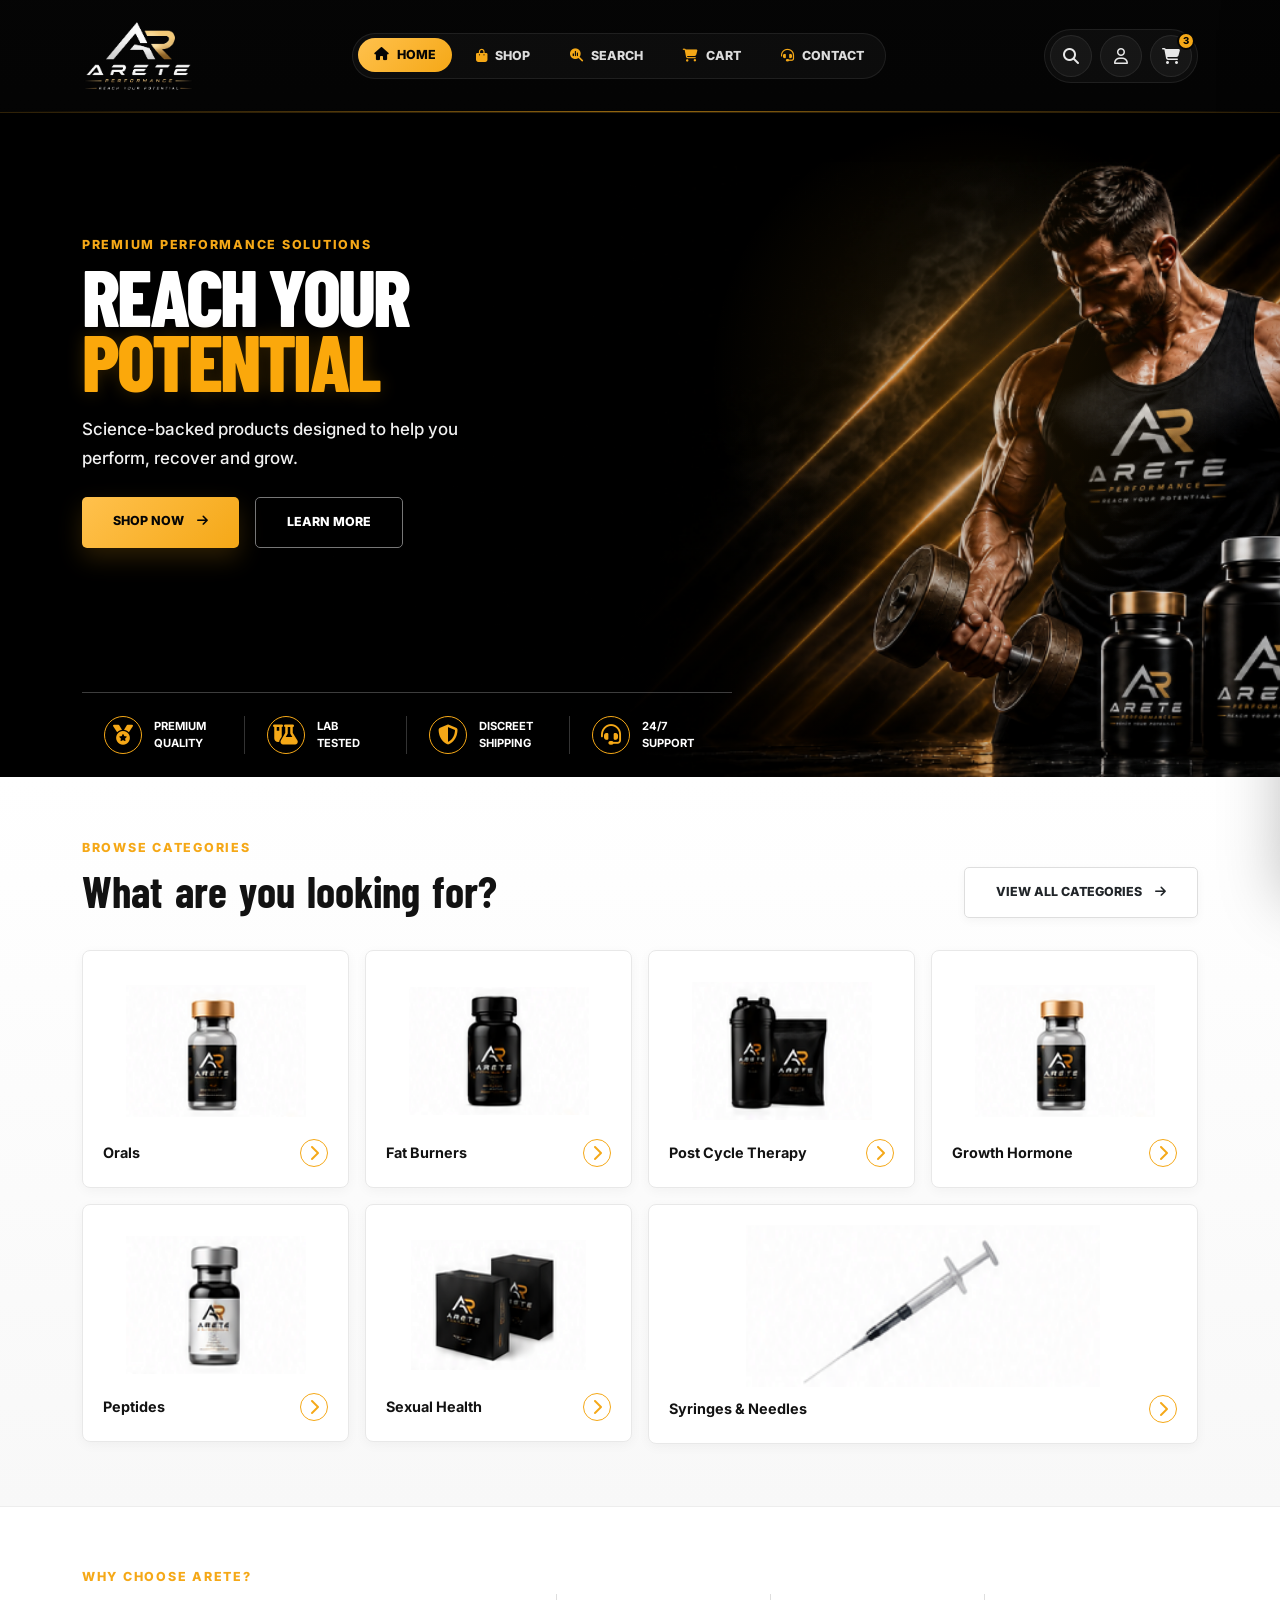
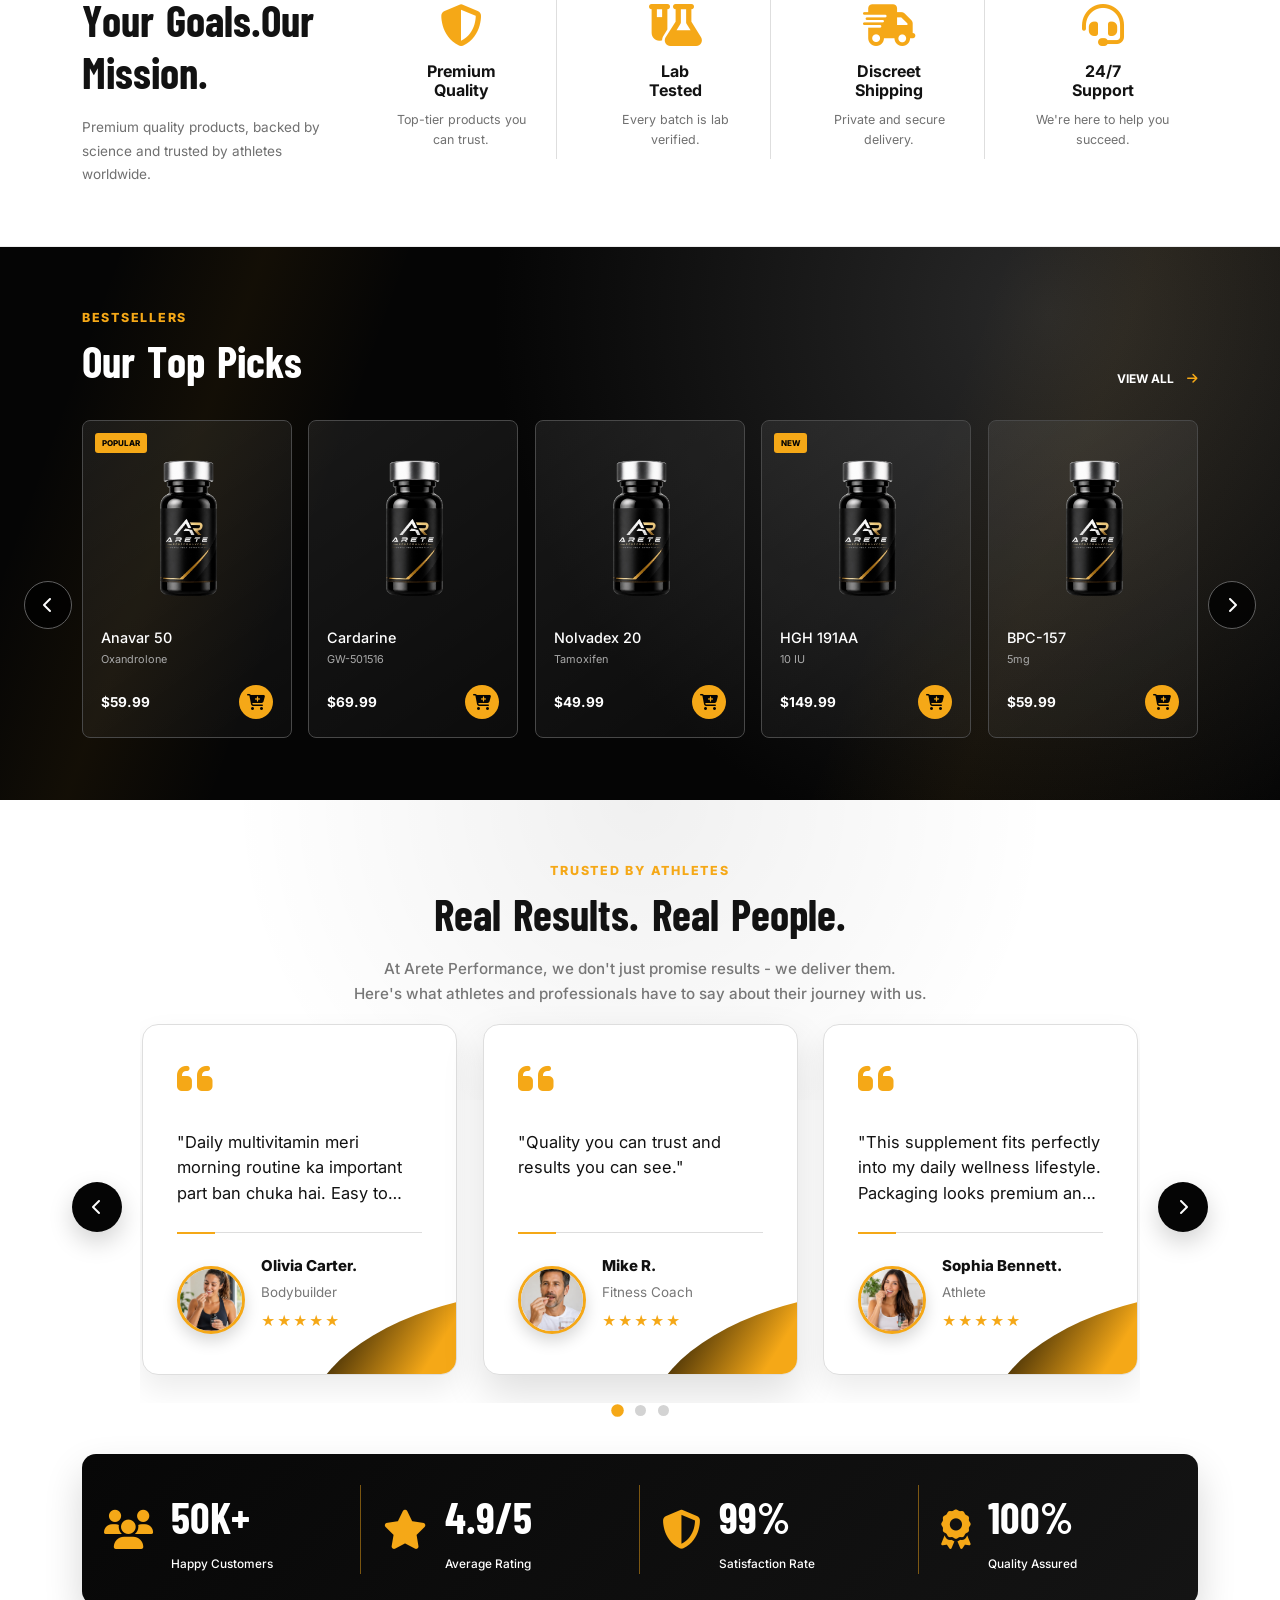
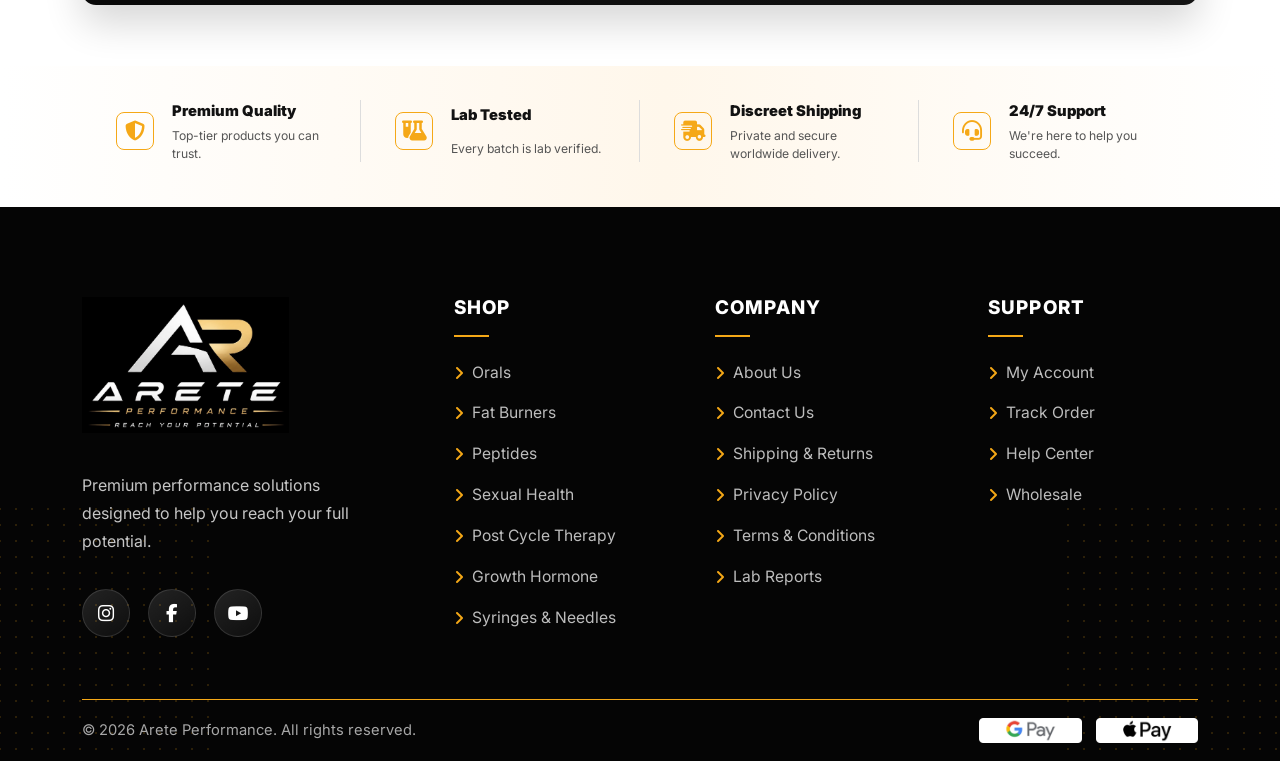
<file: index.html>
<!doctype html>
<html lang="en">
<head>
  <meta charset="utf-8">
  <meta name="viewport" content="width=device-width, initial-scale=1">
  <meta name="description" content="Arete Performance premium sports nutrition and performance products.">
  <title>Arete Performance</title>
  <link rel="preconnect" href="https://fonts.googleapis.com">
  <link rel="preconnect" href="https://fonts.gstatic.com" crossorigin>
  <link href="https://fonts.googleapis.com/css2?family=Barlow+Condensed:wght@600;700;800&family=Inter:wght@400;500;600;700;800&display=swap" rel="stylesheet">
  <link href="https://cdn.jsdelivr.net/npm/bootstrap@5.3.3/dist/css/bootstrap.min.css" rel="stylesheet">
  <link href="https://cdnjs.cloudflare.com/ajax/libs/font-awesome/6.7.2/css/all.min.css" rel="stylesheet">
  <link href="assets/css/style.css" rel="stylesheet">
</head>
<body>
  <header class="site-header">
    <nav class="navbar navbar-expand-lg navbar-dark py-3">
      <div class="container">
        <a class="brand" href="index.html#home" aria-label="Arete Performance home"><img src="assets/images/logo/logo-transperent.png" alt="Arete Performance"></a>
        <button class="navbar-toggler border-0 shadow-none" type="button" data-bs-toggle="collapse" data-bs-target="#mainNav" aria-controls="mainNav" aria-expanded="false" aria-label="Toggle navigation">
          <span class="navbar-toggler-icon"></span>
        </button>
        <div class="collapse navbar-collapse" id="mainNav">
          <ul class="navbar-nav mx-auto gap-lg-2">
            <li class="nav-item"><a class="nav-link active" href="index.html#home"><i class="fa-solid fa-house"></i><span>Home</span></a></li>
            <li class="nav-item"><a class="nav-link" href="shop.html"><i class="fa-solid fa-bag-shopping"></i><span>Shop</span></a></li>
            <li class="nav-item"><a class="nav-link" href="search.html"><i class="fa-solid fa-magnifying-glass-chart"></i><span>Search</span></a></li>
            <li class="nav-item"><a class="nav-link" href="my-cart.html"><i class="fa-solid fa-cart-shopping"></i><span>Cart</span></a></li>
            <li class="nav-item"><a class="nav-link" href="index.html#contact"><i class="fa-solid fa-headset"></i><span>Contact</span></a></li>
          </ul>
          <div class="nav-actions d-flex align-items-center gap-2">
            <button class="icon-btn search-toggle" type="button" aria-label="Search products"><i class="fa-solid fa-magnifying-glass"></i></button>
            <button class="icon-btn" type="button" aria-label="Account"><i class="fa-regular fa-user"></i></button>
            <button class="icon-btn cart-btn" type="button" aria-label="Cart"><i class="fa-solid fa-cart-shopping"></i><span class="cart-count">2</span></button>
          </div>
        </div>
      </div>
    </nav>
  </header>

  <main>
    <section class="hero" id="home">
      <div class="container hero-content">
        <div class="row align-items-center min-vh-hero">
          <div class="col-lg-6 col-xl-5">
            <p class="eyebrow reveal-up">Premium performance solutions</p>
            <h1 class="reveal-up delay-1">Reach your <span>potential</span></h1>
            <p class="hero-copy reveal-up delay-2">Science-backed products designed to help you perform, recover and grow.</p>
            <div class="d-flex flex-wrap gap-3 mt-4 reveal-up delay-3">
              <a class="btn btn-gold" href="#products">Shop now <i class="fa-solid fa-arrow-right"></i></a>
              <a class="btn btn-outline-light-custom" href="index.html#about">Learn more</a>
            </div>
          </div>
          <!-- <div class="col-lg-6 col-xl-7 d-none d-lg-block">
            <div class="hero-product-stage reveal-up delay-2" aria-hidden="true">
              <img class="hero-shirt-logo" src="assets/images/logo/logo-transperent.png" alt="">
            </div>
          </div> -->
        </div>
        <div class="hero-features row g-0 reveal-up delay-4">
          <div class="col-6 col-lg-3"><div class="hero-feature"><i class="fa-solid fa-medal"></i><span>Premium<br>quality</span></div></div>
          <div class="col-6 col-lg-3"><div class="hero-feature"><i class="fa-solid fa-flask-vial"></i><span>Lab<br>tested</span></div></div>
          <div class="col-6 col-lg-3"><div class="hero-feature"><i class="fa-solid fa-shield-halved"></i><span>Discreet<br>shipping</span></div></div>
          <div class="col-6 col-lg-3"><div class="hero-feature border-0"><i class="fa-solid fa-headset"></i><span>24/7<br>support</span></div></div>
        </div>
      </div>
    </section>

    <section class="section-space categories" id="products">
      <div class="container">
        <div class="section-heading d-flex flex-wrap justify-content-between align-items-end gap-3 reveal-on-scroll">
          <div><p class="eyebrow">Browse categories</p><h2>What are you looking for?</h2></div>
          <a class="btn btn-light-outline" href="#bestsellers">View all categories <i class="fa-solid fa-arrow-right"></i></a>
        </div>
        <div class="row g-3 mt-3 reveal-group">
          <div class="col-6 col-md-4 col-lg-3"><article class="category-card"><img src="assets/images/categories-imgs/orals.png" alt="Orals"><div><h3>Orals</h3><i class="fa-solid fa-chevron-right"></i></div></article></div>
          <div class="col-6 col-md-4 col-lg-3"><article class="category-card bottle-dark"><img src="assets/images/categories-imgs/fat-burrners.png" alt="Fat burners"><div><h3>Fat Burners</h3><i class="fa-solid fa-chevron-right"></i></div></article></div>
          <div class="col-6 col-md-4 col-lg-3"><article class="category-card bottle-blue"><img src="assets/images/categories-imgs/post-cycle-therapy.png" alt="Post cycle therapy"><div><h3>Post Cycle Therapy</h3><i class="fa-solid fa-chevron-right"></i></div></article></div>
          <div class="col-6 col-md-4 col-lg-3"><article class="category-card bottle-gold"><img src="assets/images/categories-imgs/orals.png" alt="Human growth hormone"><div><h3>Growth Hormone</h3><i class="fa-solid fa-chevron-right"></i></div></article></div>
          <div class="col-6 col-md-4 col-lg-3"><article class="category-card bottle-silver"><img src="assets/images/categories-imgs/peptides.png" alt="Peptides"><div><h3>Peptides</h3><i class="fa-solid fa-chevron-right"></i></div></article></div>
          <div class="col-6 col-md-4 col-lg-3"><article class="category-card"><img class="category-art" src="assets/images/categories-imgs/sexual-health.png" alt="Sexual health products"><div><h3>Sexual Health</h3><i class="fa-solid fa-chevron-right"></i></div></article></div>
          <div class="col-12 col-md-8 col-lg-6"><article class="category-card wide-card"><img class="category-art syringe-art" src="assets/images/categories-imgs/injection.png" alt="Syringes and needles"><div><h3>Syringes &amp; Needles</h3><i class="fa-solid fa-chevron-right"></i></div></article></div>
        </div>
      </div>
    </section>

    <section class="why-section section-space" id="about">
      <div class="container">
        <div class="row align-items-center g-4 reveal-group">
          <div class="col-lg-3 why-intro">
            <p class="eyebrow">Why choose Arete?</p>
            <h2>Your Goals.<br>Our Mission.</h2>
            <p>Premium quality products, backed by science and trusted by athletes worldwide.</p>
          </div>
          <div class="col-6 col-lg"><div class="benefit"><i class="fa-solid fa-shield-halved"></i><h3>Premium<br>Quality</h3><p>Top-tier products you can trust.</p></div></div>
          <div class="col-6 col-lg"><div class="benefit"><i class="fa-solid fa-flask-vial"></i><h3>Lab<br>Tested</h3><p>Every batch is lab verified.</p></div></div>
          <div class="col-6 col-lg"><div class="benefit"><i class="fa-solid fa-truck-fast"></i><h3>Discreet<br>Shipping</h3><p>Private and secure delivery.</p></div></div>
          <div class="col-6 col-lg"><div class="benefit border-0"><i class="fa-solid fa-headset"></i><h3>24/7<br>Support</h3><p>We're here to help you succeed.</p></div></div>
        </div>
      </div>
    </section>

    <section class="bestsellers section-space" id="bestsellers">
      <div class="container">
        <div class="section-heading light d-flex justify-content-between align-items-end reveal-on-scroll">
          <div><p class="eyebrow">Bestsellers</p><h2>Our Top Picks</h2></div>
          <a href="#products">View all <i class="fa-solid fa-arrow-right"></i></a>
        </div>
        <div class="product-slider">
          <button class="slider-arrow slider-prev" type="button" aria-label="Previous product"><i class="fa-solid fa-chevron-left"></i></button>
          <div class="row g-3 mt-3 reveal-group product-track">
            <div class="col-6 col-md-4 col-lg"><article class="product-card bottle-blue"><span class="tag">Popular</span><img src="assets/images/product-bottle.png" alt="Anavar 50"><h3>Anavar 50</h3><small>Oxandrolone</small><div><strong>$59.99</strong><button aria-label="Add Anavar 50 to cart"><i class="fa-solid fa-cart-plus"></i></button></div></article></div>
            <div class="col-6 col-md-4 col-lg"><article class="product-card bottle-silver"><img src="assets/images/product-bottle.png" alt="Cardarine"><h3>Cardarine</h3><small>GW-501516</small><div><strong>$69.99</strong><button aria-label="Add Cardarine to cart"><i class="fa-solid fa-cart-plus"></i></button></div></article></div>
            <div class="col-6 col-md-4 col-lg"><article class="product-card bottle-gold"><img src="assets/images/product-bottle.png" alt="Nolvadex 20"><h3>Nolvadex 20</h3><small>Tamoxifen</small><div><strong>$49.99</strong><button aria-label="Add Nolvadex to cart"><i class="fa-solid fa-cart-plus"></i></button></div></article></div>
            <div class="col-6 col-md-4 col-lg"><article class="product-card bottle-dark"><span class="tag">New</span><img src="assets/images/product-bottle.png" alt="HGH 191AA"><h3>HGH 191AA</h3><small>10 IU</small><div><strong>$149.99</strong><button aria-label="Add HGH to cart"><i class="fa-solid fa-cart-plus"></i></button></div></article></div>
            <div class="col-6 col-md-4 col-lg"><article class="product-card"><img src="assets/images/product-bottle.png" alt="BPC-157"><h3>BPC-157</h3><small>5mg</small><div><strong>$59.99</strong><button aria-label="Add BPC-157 to cart"><i class="fa-solid fa-cart-plus"></i></button></div></article></div>
          </div>
          <button class="slider-arrow slider-next" type="button" aria-label="Next product"><i class="fa-solid fa-chevron-right"></i></button>
        </div>
      </div>
    </section>

    <section class="testimonials section-space">
      <div class="container">
        <div class="text-center section-heading testimonial-heading reveal-on-scroll">
          <p class="eyebrow">Trusted by athletes</p>
          <h2>Real Results. Real People.</h2>
          <p>At Arete Performance, we don't just promise results - we deliver them.<br>Here's what athletes and professionals have to say about their journey with us.</p>
        </div>
        <div class="testimonial-carousel" data-testimonial-slider>
          <button class="testimonial-nav testimonial-prev" type="button" aria-label="Previous testimonial"><i class="fa-solid fa-chevron-left"></i></button>
          <div class="testimonial-viewport">
            <div class="testimonial-track reveal-group">
              <article class="testimonial-slide"><figure class="quote-card"><i class="fa-solid fa-quote-left"></i><p>"Daily multivitamin meri morning routine ka important part ban chuka hai. Easy to take, gentle, aur overall wellness ke liye perfect."</p><figcaption><img src="assets/images/testimonials/oliviacarter.png" alt="Olivia Carter."><div><strong>Olivia Carter.</strong><small>Bodybuilder</small><span class="rating" aria-label="5 star rating">★★★★★</span></div></figcaption></figure></article>
              <article class="testimonial-slide is-featured"><figure class="quote-card"><i class="fa-solid fa-quote-left"></i><p>"Quality you can trust and results you can see."</p><figcaption><img src="assets/images/testimonials/miker.png" alt="Mike R."><div><strong>Mike R.</strong><small>Fitness Coach</small><span class="rating" aria-label="5 star rating">★★★★★</span></div></figcaption></figure></article>
              <article class="testimonial-slide"><figure class="quote-card"><i class="fa-solid fa-quote-left"></i><p>"This supplement fits perfectly into my daily wellness lifestyle. Packaging looks premium and the capsules are very easy to take."</p><figcaption><img src="assets/images/testimonials/sophiabennett.png" alt="Sophia Bennett."><div><strong>Sophia Bennett.</strong><small>Athlete</small><span class="rating" aria-label="5 star rating">★★★★★</span></div></figcaption></figure></article>
              <article class="testimonial-slide"><figure class="quote-card"><i class="fa-solid fa-quote-left"></i><p>"The packaging was clean, private, and the whole order felt professional."</p><figcaption><img src="assets/images/testimonials/danielk.png" alt="Daniel K."><div><strong>Daniel K.</strong><small>Powerlifter</small><span class="rating" aria-label="5 star rating">★★★★★</span></div></figcaption></figure></article>
              <article class="testimonial-slide"><figure class="quote-card"><i class="fa-solid fa-quote-left"></i><p>"After workouts, I like keeping my routine healthy and balanced. These supplements are easy to use and feel great for daily support."</p><figcaption><img src="assets/images/testimonials/avamitchell.png" alt="Ava Mitchell."><div><strong>Ava Mitchell.</strong><small>Trainer</small><span class="rating" aria-label="5 star rating">★★★★★</span></div></figcaption></figure></article>
            </div>
          </div>
          <button class="testimonial-nav testimonial-next" type="button" aria-label="Next testimonial"><i class="fa-solid fa-chevron-right"></i></button>
          <div class="testimonial-pagination" aria-label="Testimonials pagination"></div>
        </div>
        <div class="testimonial-stats reveal-on-scroll">
          <div><i class="fa-solid fa-users"></i><strong>50K+</strong><span>Happy Customers</span></div>
          <div><i class="fa-solid fa-star"></i><strong>4.9/5</strong><span>Average Rating</span></div>
          <div><i class="fa-solid fa-shield-halved"></i><strong>99%</strong><span>Satisfaction Rate</span></div>
          <div><i class="fa-solid fa-award"></i><strong>100%</strong><span>Quality Assured</span></div>
        </div>
      </div>
    </section>

    <section class="shop-trust">
      <div class="container">
        <div class="shop-trust-grid">
          <div><i class="fa-solid fa-shield-halved"></i><strong>Premium Quality</strong><span>Top-tier products you can trust.</span></div>
          <div><i class="fa-solid fa-flask-vial"></i><strong>Lab Tested</strong><span>Every batch is lab verified.</span></div>
          <div><i class="fa-solid fa-truck-fast"></i><strong>Discreet Shipping</strong><span>Private and secure worldwide delivery.</span></div>
          <div><i class="fa-solid fa-headset"></i><strong>24/7 Support</strong><span>We're here to help you succeed.</span></div>
        </div>
      </div>
    </section>

    <!-- <div class="site-footer">
      <div class="container">
        <div class="footer-feature-strip">
          <div><i class="fa-solid fa-flask-vial"></i><strong>Lab Tested</strong><span>Every batch is lab verified.</span></div>
          <div><i class="fa-solid fa-award"></i><strong>Premium Quality</strong><span>Backed by science.</span></div>
          <div><i class="fa-solid fa-headset"></i><strong>24/7 Support</strong><span>We're here to help.</span></div>
          <div><i class="fa-solid fa-lock"></i><strong>100% Secure</strong><span>Your data is protected.</span></div>
        </div>
      </div>
    </div> -->
  </main>

  <footer class="site-footer" id="contact">
    <div class="container">
      <div class="footer-main">
        <div class="footer-brand-block">
          <a class="brand footer-brand" href="index.html#home"><img src="assets/images/logo/logo.png" alt="Arete Performance"></a>
          <p class="footer-copy">Premium performance solutions designed to help you reach your full potential.</p>
          <div class="socials"><a href="https://www.instagram.com/" target="_blank" rel="noopener" aria-label="Instagram"><i class="fa-brands fa-instagram"></i></a><a href="https://www.facebook.com/" target="_blank" rel="noopener" aria-label="Facebook"><i class="fa-brands fa-facebook-f"></i></a><a href="https://www.youtube.com/" target="_blank" rel="noopener" aria-label="Youtube"><i class="fa-brands fa-youtube"></i></a></div>
        </div>
        <div class="footer-links">
          <h3>Shop</h3>
          <a href="shop.html#orals">Orals</a><a href="shop.html#fat-burners">Fat Burners</a><a href="shop.html#peptides">Peptides</a><a href="shop.html#sexual-health">Sexual Health</a><a href="shop.html#post-cycle-therapy">Post Cycle Therapy</a><a href="shop.html#hormones">Growth Hormone</a><a href="shop.html#syringes-needles">Syringes &amp; Needles</a>
        </div>
        <div class="footer-links">
          <h3>Company</h3>
          <a href="index.html#about">About Us</a><a href="index.html#contact">Contact Us</a><a href="checkout.html">Shipping &amp; Returns</a><a href="index.html#contact">Privacy Policy</a><a href="index.html#contact">Terms &amp; Conditions</a><a href="product-detail.html#description">Lab Reports</a>
        </div>
        <div class="footer-links">
          <h3>Support</h3>
          <a href="my-cart.html">My Account</a><a href="order-success.html#orderDetails">Track Order</a><a href="index.html#contact">Help Center</a><a href="shop.html">Wholesale</a>
        </div>
        <!-- <div class="footer-newsletter">
          <h3>Newsletter</h3>
          <p>Get special offers, free giveaways and once-in-a-lifetime deals.</p>
          <form class="newsletter"><label class="visually-hidden" for="email">Email</label><input id="email" type="email" placeholder="Enter your email" required><button type="submit" aria-label="Subscribe"><i class="fa-solid fa-arrow-right"></i></button></form>
          <div class="footer-assurance"><i class="fa-solid fa-cube"></i><div><strong>Discreet Shipping</strong><span>Private &amp; secure delivery</span></div></div>
          <div class="footer-assurance"><i class="fa-solid fa-shield-halved"></i><div><strong>Secure Payments</strong><span>100% secure &amp; trusted</span></div></div>
        </div> -->
      </div>
      <div class="footer-bottom"><span>&copy; 2026 Arete Performance. All rights reserved.</span><div class="payment-badges" aria-label="Accepted payment methods"><span class="payment-image"><img src="assets/images/google-pay.webp" alt="Google Pay"></span><span class="payment-image"><img src="assets/images/apple-pay.webp" alt="Apple Pay"></span></div></div>
    </div>
  </footer>

  <div class="search-panel" aria-hidden="true">
    <button class="panel-close search-close" type="button" aria-label="Close search"><i class="fa-solid fa-xmark"></i></button>
    <div class="search-box">
      <p class="eyebrow">Search products</p>
      <form class="search-form">
        <label class="visually-hidden" for="siteSearch">Search</label>
        <input id="siteSearch" type="search" placeholder="Search Orals, Peptides, HGH..." autocomplete="off">
        <button type="submit"><i class="fa-solid fa-magnifying-glass"></i></button>
      </form>
      <div class="search-results" aria-live="polite"></div>
    </div>
  </div>

  <div class="cart-overlay" aria-hidden="true"></div>
  <aside class="cart-drawer" aria-hidden="true" aria-label="Shopping cart">
    <div class="cart-head">
      <div><p class="eyebrow">Your cart</p><h2>Shopping Cart</h2></div>
      <button class="panel-close cart-close" type="button" aria-label="Close cart"><i class="fa-solid fa-xmark"></i></button>
    </div>
    <div class="cart-items"></div>
    <div class="cart-empty">Your cart is empty.</div>
    <div class="cart-summary">
      <div><span>Subtotal</span><strong class="cart-subtotal">$0.00</strong></div>
      <p>Taxes and shipping calculated at checkout.</p>
      <button class="btn btn-gold w-100" type="button">Checkout <i class="fa-solid fa-arrow-right"></i></button>
    </div>
  </aside>

  <div class="toast-container position-fixed bottom-0 end-0 p-3"><div id="cartToast" class="toast" role="status"><div class="toast-body">Product added to your cart.</div></div></div>
  <script src="https://cdn.jsdelivr.net/npm/bootstrap@5.3.3/dist/js/bootstrap.bundle.min.js"></script>
  <script src="assets/js/main.js"></script>
</body>
</html>
</file>
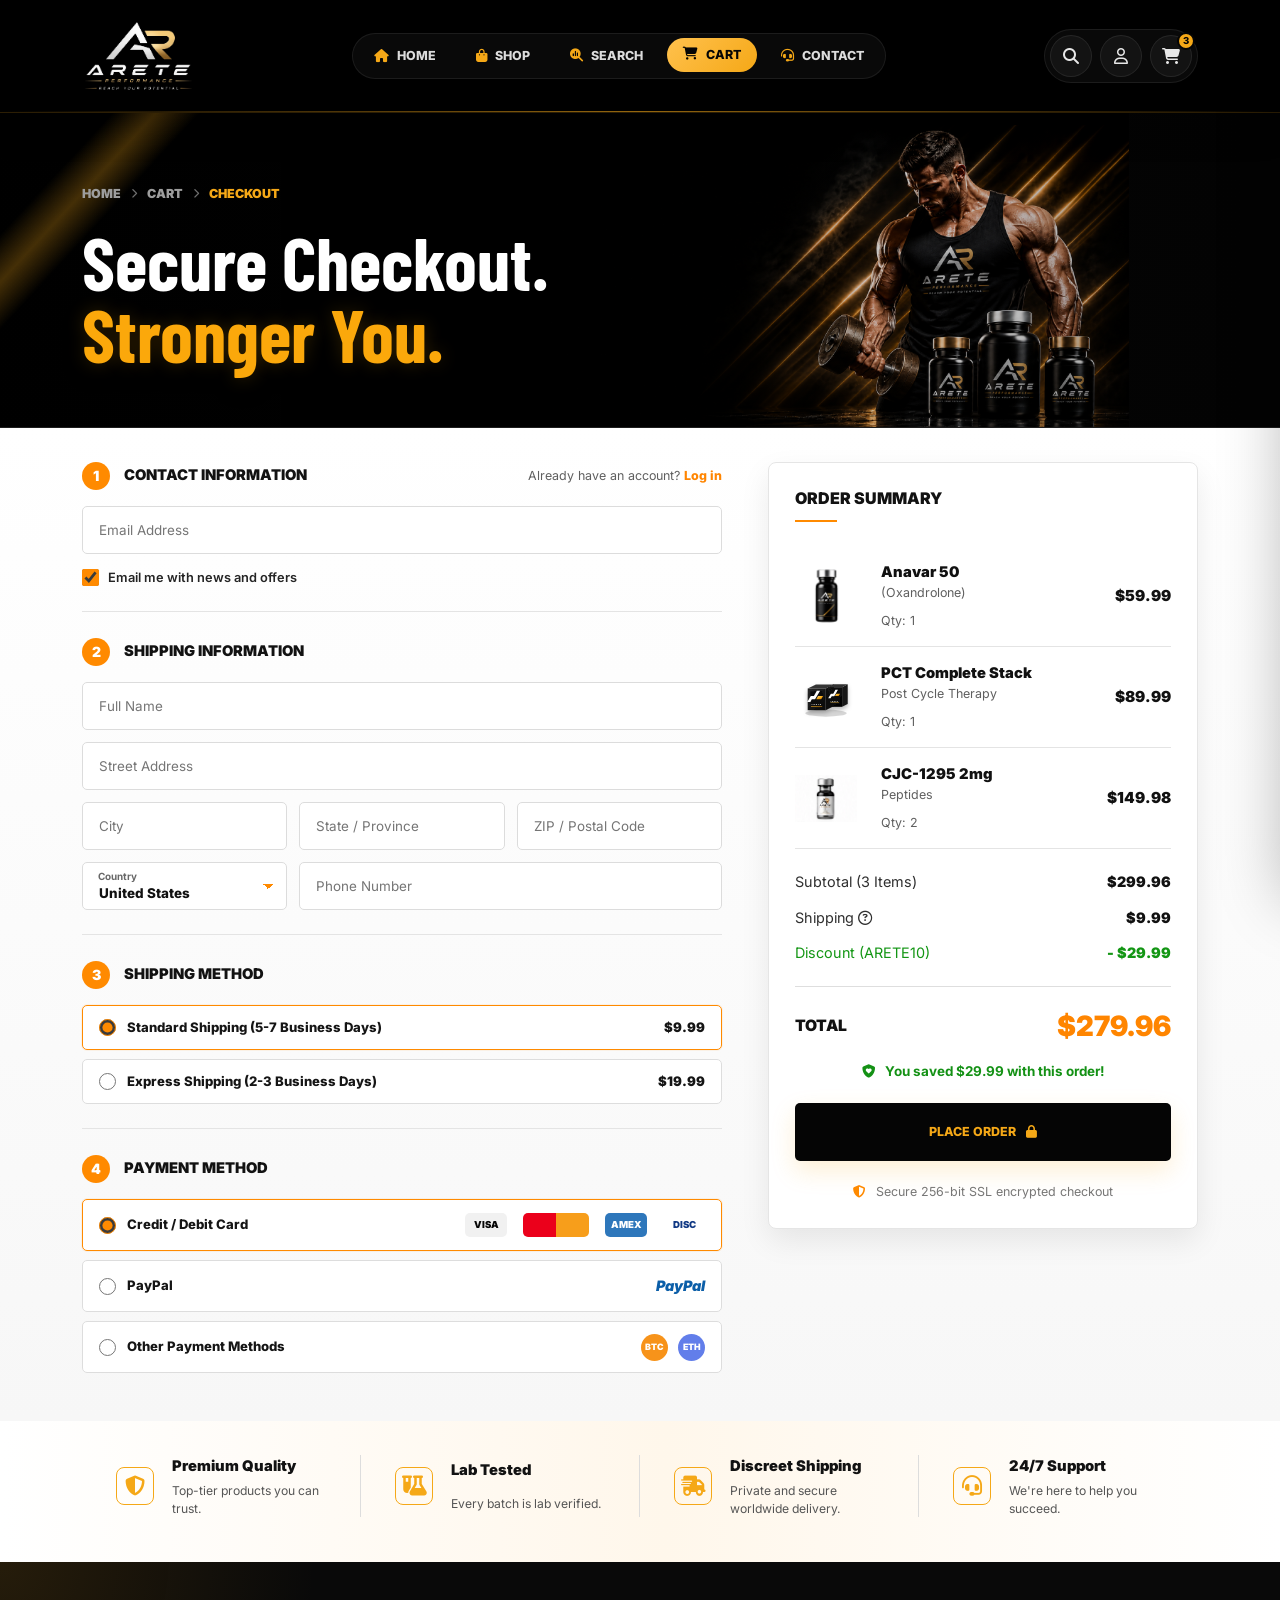
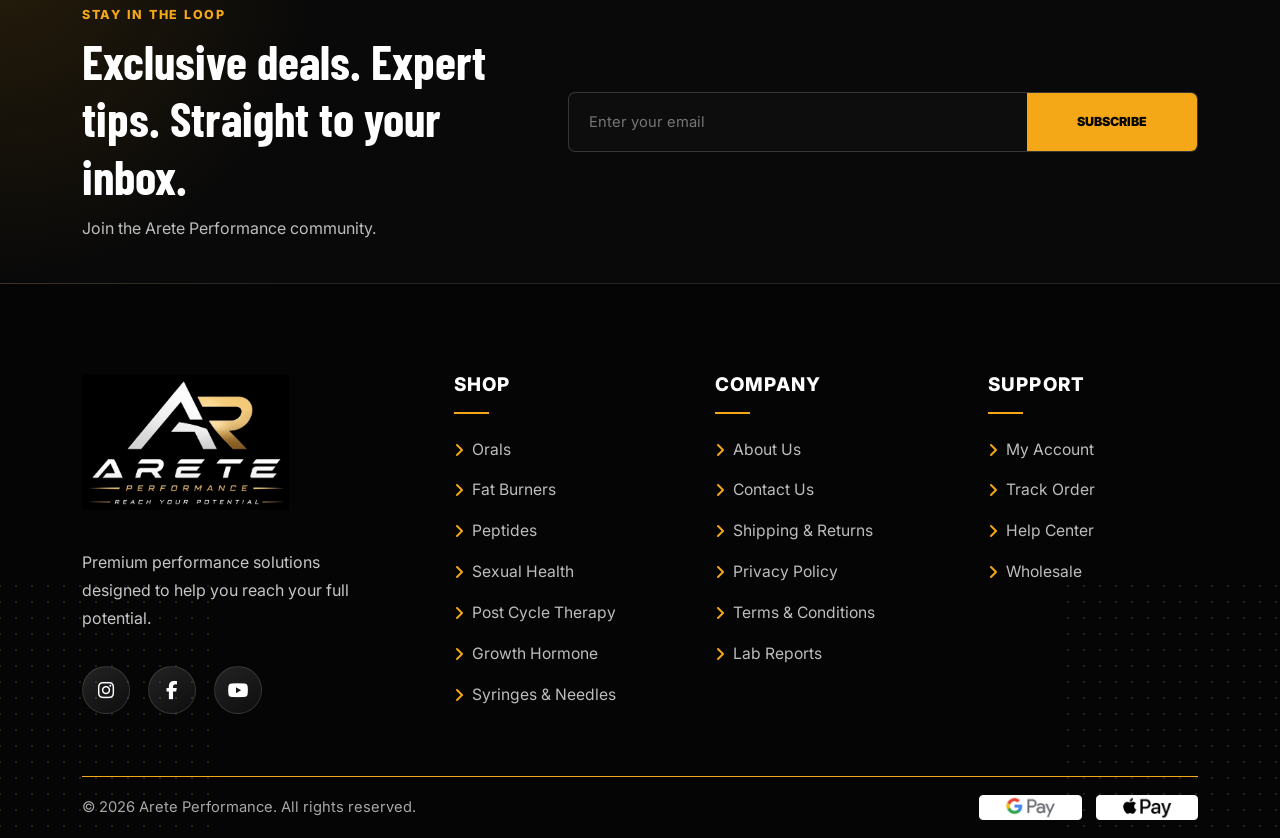
<file: checkout.html>
<!doctype html>
<html lang="en">
<head>
  <meta charset="utf-8">
  <meta name="viewport" content="width=device-width, initial-scale=1">
  <meta name="description" content="Secure checkout for Arete Performance.">
  <title>Checkout | Arete Performance</title>
  <link rel="preconnect" href="https://fonts.googleapis.com">
  <link rel="preconnect" href="https://fonts.gstatic.com" crossorigin>
  <link href="https://fonts.googleapis.com/css2?family=Barlow+Condensed:wght@600;700;800&family=Inter:wght@400;500;600;700;800&display=swap" rel="stylesheet">
  <link href="https://cdn.jsdelivr.net/npm/bootstrap@5.3.3/dist/css/bootstrap.min.css" rel="stylesheet">
  <link href="https://cdnjs.cloudflare.com/ajax/libs/font-awesome/6.7.2/css/all.min.css" rel="stylesheet">
  <link href="assets/css/style.css" rel="stylesheet">
</head>
<body class="checkout-page">
  <header class="site-header">
    <nav class="navbar navbar-expand-lg navbar-dark py-3">
      <div class="container">
        <a class="brand" href="index.html" aria-label="Arete Performance home"><img src="assets/images/logo/logo-transperent.png" alt="Arete Performance"></a>
        <button class="navbar-toggler border-0 shadow-none" type="button" data-bs-toggle="collapse" data-bs-target="#mainNav" aria-controls="mainNav" aria-expanded="false" aria-label="Toggle navigation">
          <span class="navbar-toggler-icon"></span>
        </button>
        <div class="collapse navbar-collapse" id="mainNav">
          <ul class="navbar-nav mx-auto gap-lg-2">
            <li class="nav-item"><a class="nav-link" href="index.html"><i class="fa-solid fa-house"></i><span>Home</span></a></li>
            <li class="nav-item"><a class="nav-link" href="shop.html"><i class="fa-solid fa-bag-shopping"></i><span>Shop</span></a></li>
            <li class="nav-item"><a class="nav-link" href="search.html"><i class="fa-solid fa-magnifying-glass-chart"></i><span>Search</span></a></li>
            <li class="nav-item"><a class="nav-link active" href="my-cart.html"><i class="fa-solid fa-cart-shopping"></i><span>Cart</span></a></li>
            <li class="nav-item"><a class="nav-link" href="index.html#contact"><i class="fa-solid fa-headset"></i><span>Contact</span></a></li>
          </ul>
          <div class="nav-actions d-flex align-items-center gap-2">
            <button class="icon-btn search-toggle" type="button" aria-label="Search products"><i class="fa-solid fa-magnifying-glass"></i></button>
            <button class="icon-btn" type="button" aria-label="Account"><i class="fa-regular fa-user"></i></button>
            <button class="icon-btn cart-btn" type="button" aria-label="Cart"><i class="fa-solid fa-cart-shopping"></i><span class="cart-count">3</span></button>
          </div>
        </div>
      </div>
    </nav>
  </header>

  <main>
    <section class="checkout-hero">
      <div class="container">
        <div class="checkout-hero-copy reveal-up">
          <nav class="cart-breadcrumb" aria-label="Breadcrumb"><a href="index.html">Home</a><i class="fa-solid fa-chevron-right"></i><a href="my-cart.html">Cart</a><i class="fa-solid fa-chevron-right"></i><span>Checkout</span></nav>
          <h1>Secure Checkout.<br><span>Stronger You.</span></h1>
        </div>
      </div>
    </section>

    <section class="checkout-main section-space">
      <div class="container">
        <div class="checkout-layout">
          <form class="checkout-form reveal-on-scroll">
            <section class="checkout-step">
              <div class="checkout-step-head">
                <span>1</span>
                <h2>Contact Information</h2>
                <p>Already have an account? <a href="my-cart.html">Log in</a></p>
              </div>
              <label class="visually-hidden" for="checkoutEmail">Email Address</label>
              <input id="checkoutEmail" type="email" placeholder="Email Address">
              <label class="checkout-check"><input type="checkbox" checked> Email me with news and offers</label>
            </section>

            <section class="checkout-step">
              <div class="checkout-step-head">
                <span>2</span>
                <h2>Shipping Information</h2>
              </div>
              <div class="checkout-fields">
                <label class="visually-hidden" for="fullName">Full Name</label>
                <input id="fullName" class="wide" type="text" placeholder="Full Name">
                <label class="visually-hidden" for="streetAddress">Street Address</label>
                <input id="streetAddress" class="wide" type="text" placeholder="Street Address">
                <label class="visually-hidden" for="city">City</label>
                <input id="city" type="text" placeholder="City">
                <label class="visually-hidden" for="state">State / Province</label>
                <input id="state" type="text" placeholder="State / Province">
                <label class="visually-hidden" for="zip">ZIP / Postal Code</label>
                <input id="zip" type="text" placeholder="ZIP / Postal Code">
                <label class="checkout-select" for="country"><span>Country</span><select id="country"><option>United States</option><option>Canada</option><option>United Kingdom</option></select></label>
                <label class="visually-hidden" for="phone">Phone Number</label>
                <input id="phone" class="span-2" type="tel" placeholder="Phone Number">
              </div>
            </section>

            <section class="checkout-step">
              <div class="checkout-step-head">
                <span>3</span>
                <h2>Shipping Method</h2>
              </div>
              <label class="checkout-option active"><span><input type="radio" name="shipping" checked> Standard Shipping (5-7 Business Days)</span><strong>$9.99</strong></label>
              <label class="checkout-option"><span><input type="radio" name="shipping"> Express Shipping (2-3 Business Days)</span><strong>$19.99</strong></label>
            </section>

            <section class="checkout-step">
              <div class="checkout-step-head">
                <span>4</span>
                <h2>Payment Method</h2>
              </div>
              <label class="checkout-option active payment-option"><span><input type="radio" name="payment" checked> Credit / Debit Card</span><div class="payment-badges mini-payments"><span>VISA</span><span></span><span>AMEX</span><span>DISC</span></div></label>
              <label class="checkout-option payment-option"><span><input type="radio" name="payment"> PayPal</span><strong class="paypal-mark">PayPal</strong></label>
              <label class="checkout-option payment-option"><span><input type="radio" name="payment"> Other Payment Methods</span><div class="crypto-marks"><span>BTC</span><span>ETH</span></div></label>
            </section>
          </form>

          <aside class="checkout-summary reveal-on-scroll" aria-labelledby="checkoutSummaryTitle">
            <h2 id="checkoutSummaryTitle">Order Summary</h2>
            <div class="checkout-summary-items">
              <article>
                <img src="assets/images/product-bottle.png" alt="Anavar 50">
                <div><strong>Anavar 50</strong><span>(Oxandrolone)</span><small>Qty: 1</small></div>
                <b>$59.99</b>
              </article>
              <article>
                <img src="assets/images/category-boxes.svg" alt="PCT Complete Stack">
                <div><strong>PCT Complete Stack</strong><span>Post Cycle Therapy</span><small>Qty: 1</small></div>
                <b>$89.99</b>
              </article>
              <article>
                <img src="assets/images/categories-imgs/peptides.png" alt="CJC-1295">
                <div><strong>CJC-1295 2mg</strong><span>Peptides</span><small>Qty: 2</small></div>
                <b>$149.98</b>
              </article>
            </div>
            <div class="checkout-total-lines">
              <div><span>Subtotal (3 Items)</span><strong>$299.96</strong></div>
              <div><span>Shipping <i class="fa-regular fa-circle-question"></i></span><strong>$9.99</strong></div>
              <div class="discount"><span>Discount (ARETE10)</span><strong>- $29.99</strong></div>
            </div>
            <div class="checkout-total"><span>Total</span><strong>$279.96</strong></div>
            <p class="checkout-savings"><i class="fa-solid fa-shield-heart"></i> You saved $29.99 with this order!</p>
            <button class="btn btn-gold w-100" type="button" data-go="order-success.html">Place order <i class="fa-solid fa-lock"></i></button>
            <p class="checkout-secure"><i class="fa-solid fa-shield-halved"></i> Secure 256-bit SSL encrypted checkout</p>
          </aside>
        </div>
      </div>
    </section>

    <section class="shop-trust">
      <div class="container">
        <div class="shop-trust-grid">
          <div><i class="fa-solid fa-shield-halved"></i><strong>Premium Quality</strong><span>Top-tier products you can trust.</span></div>
          <div><i class="fa-solid fa-flask-vial"></i><strong>Lab Tested</strong><span>Every batch is lab verified.</span></div>
          <div><i class="fa-solid fa-truck-fast"></i><strong>Discreet Shipping</strong><span>Private and secure worldwide delivery.</span></div>
          <div><i class="fa-solid fa-headset"></i><strong>24/7 Support</strong><span>We're here to help you succeed.</span></div>
        </div>
      </div>
    </section>

    <section class="shop-newsletter">
      <div class="container">
        <div class="shop-newsletter-inner">
          <div>
            <p class="eyebrow">Stay in the loop</p>
            <h2>Exclusive deals. Expert tips. Straight to your inbox.</h2>
            <p>Join the Arete Performance community.</p>
          </div>
          <form class="newsletter">
            <label class="visually-hidden" for="checkoutNewsletter">Email</label>
            <input id="checkoutNewsletter" type="email" placeholder="Enter your email" required>
            <button type="submit">Subscribe</button>
          </form>
        </div>
      </div>
    </section>
  </main>

  <footer class="site-footer" id="contact">
    <div class="container">
      <div class="footer-main">
        <div class="footer-brand-block">
          <a class="brand footer-brand" href="index.html#home"><img src="assets/images/logo/logo.png" alt="Arete Performance"></a>
          <p class="footer-copy">Premium performance solutions designed to help you reach your full potential.</p>
          <div class="socials"><a href="https://www.instagram.com/" target="_blank" rel="noopener" aria-label="Instagram"><i class="fa-brands fa-instagram"></i></a><a href="https://www.facebook.com/" target="_blank" rel="noopener" aria-label="Facebook"><i class="fa-brands fa-facebook-f"></i></a><a href="https://www.youtube.com/" target="_blank" rel="noopener" aria-label="Youtube"><i class="fa-brands fa-youtube"></i></a></div>
        </div>
        <div class="footer-links">
          <h3>Shop</h3>
          <a href="shop.html#orals">Orals</a><a href="shop.html#fat-burners">Fat Burners</a><a href="shop.html#peptides">Peptides</a><a href="shop.html#sexual-health">Sexual Health</a><a href="shop.html#post-cycle-therapy">Post Cycle Therapy</a><a href="shop.html#hormones">Growth Hormone</a><a href="shop.html#syringes-needles">Syringes &amp; Needles</a>
        </div>
        <div class="footer-links">
          <h3>Company</h3>
          <a href="index.html#about">About Us</a><a href="index.html#contact">Contact Us</a><a href="checkout.html">Shipping &amp; Returns</a><a href="index.html#contact">Privacy Policy</a><a href="index.html#contact">Terms &amp; Conditions</a><a href="product-detail.html#description">Lab Reports</a>
        </div>
        <div class="footer-links">
          <h3>Support</h3>
          <a href="my-cart.html">My Account</a><a href="order-success.html#orderDetails">Track Order</a><a href="index.html#contact">Help Center</a><a href="shop.html">Wholesale</a>
        </div>
        <!-- <div class="footer-newsletter">
          <h3>Newsletter</h3>
          <p>Get special offers, free giveaways and once-in-a-lifetime deals.</p>
          <form class="newsletter"><label class="visually-hidden" for="email">Email</label><input id="email" type="email" placeholder="Enter your email" required><button type="submit" aria-label="Subscribe"><i class="fa-solid fa-arrow-right"></i></button></form>
          <div class="footer-assurance"><i class="fa-solid fa-cube"></i><div><strong>Discreet Shipping</strong><span>Private &amp; secure delivery</span></div></div>
          <div class="footer-assurance"><i class="fa-solid fa-shield-halved"></i><div><strong>Secure Payments</strong><span>100% secure &amp; trusted</span></div></div>
        </div> -->
      </div>
      <div class="footer-bottom"><span>&copy; 2026 Arete Performance. All rights reserved.</span><div class="payment-badges" aria-label="Accepted payment methods"><span class="payment-image"><img src="assets/images/google-pay.webp" alt="Google Pay"></span><span class="payment-image"><img src="assets/images/apple-pay.webp" alt="Apple Pay"></span></div></div>
    </div>
  </footer>

  <div class="search-panel" aria-hidden="true">
    <button class="panel-close search-close" type="button" aria-label="Close search"><i class="fa-solid fa-xmark"></i></button>
    <div class="search-box">
      <p class="eyebrow">Search products</p>
      <form class="search-form">
        <label class="visually-hidden" for="siteSearch">Search</label>
        <input id="siteSearch" type="search" placeholder="Search Orals, Peptides, HGH..." autocomplete="off">
        <button type="submit"><i class="fa-solid fa-magnifying-glass"></i></button>
      </form>
      <div class="search-results" aria-live="polite"></div>
    </div>
  </div>

  <div class="cart-overlay" aria-hidden="true"></div>
  <aside class="cart-drawer" aria-hidden="true" aria-label="Shopping cart">
    <div class="cart-head">
      <div><p class="eyebrow">Your cart</p><h2>Shopping Cart</h2></div>
      <button class="panel-close cart-close" type="button" aria-label="Close cart"><i class="fa-solid fa-xmark"></i></button>
    </div>
    <div class="cart-items"></div>
    <div class="cart-empty">Your cart is empty.</div>
    <div class="cart-summary">
      <div><span>Subtotal</span><strong class="cart-subtotal">$0.00</strong></div>
      <p>Taxes and shipping calculated at checkout.</p>
      <button class="btn btn-gold w-100" type="button">Checkout <i class="fa-solid fa-arrow-right"></i></button>
    </div>
  </aside>

  <div class="toast-container position-fixed bottom-0 end-0 p-3"><div id="cartToast" class="toast" role="status"><div class="toast-body">Product added to your cart.</div></div></div>
  <script src="https://cdn.jsdelivr.net/npm/bootstrap@5.3.3/dist/js/bootstrap.bundle.min.js"></script>
  <script src="assets/js/main.js"></script>
</body>
</html>
</file>
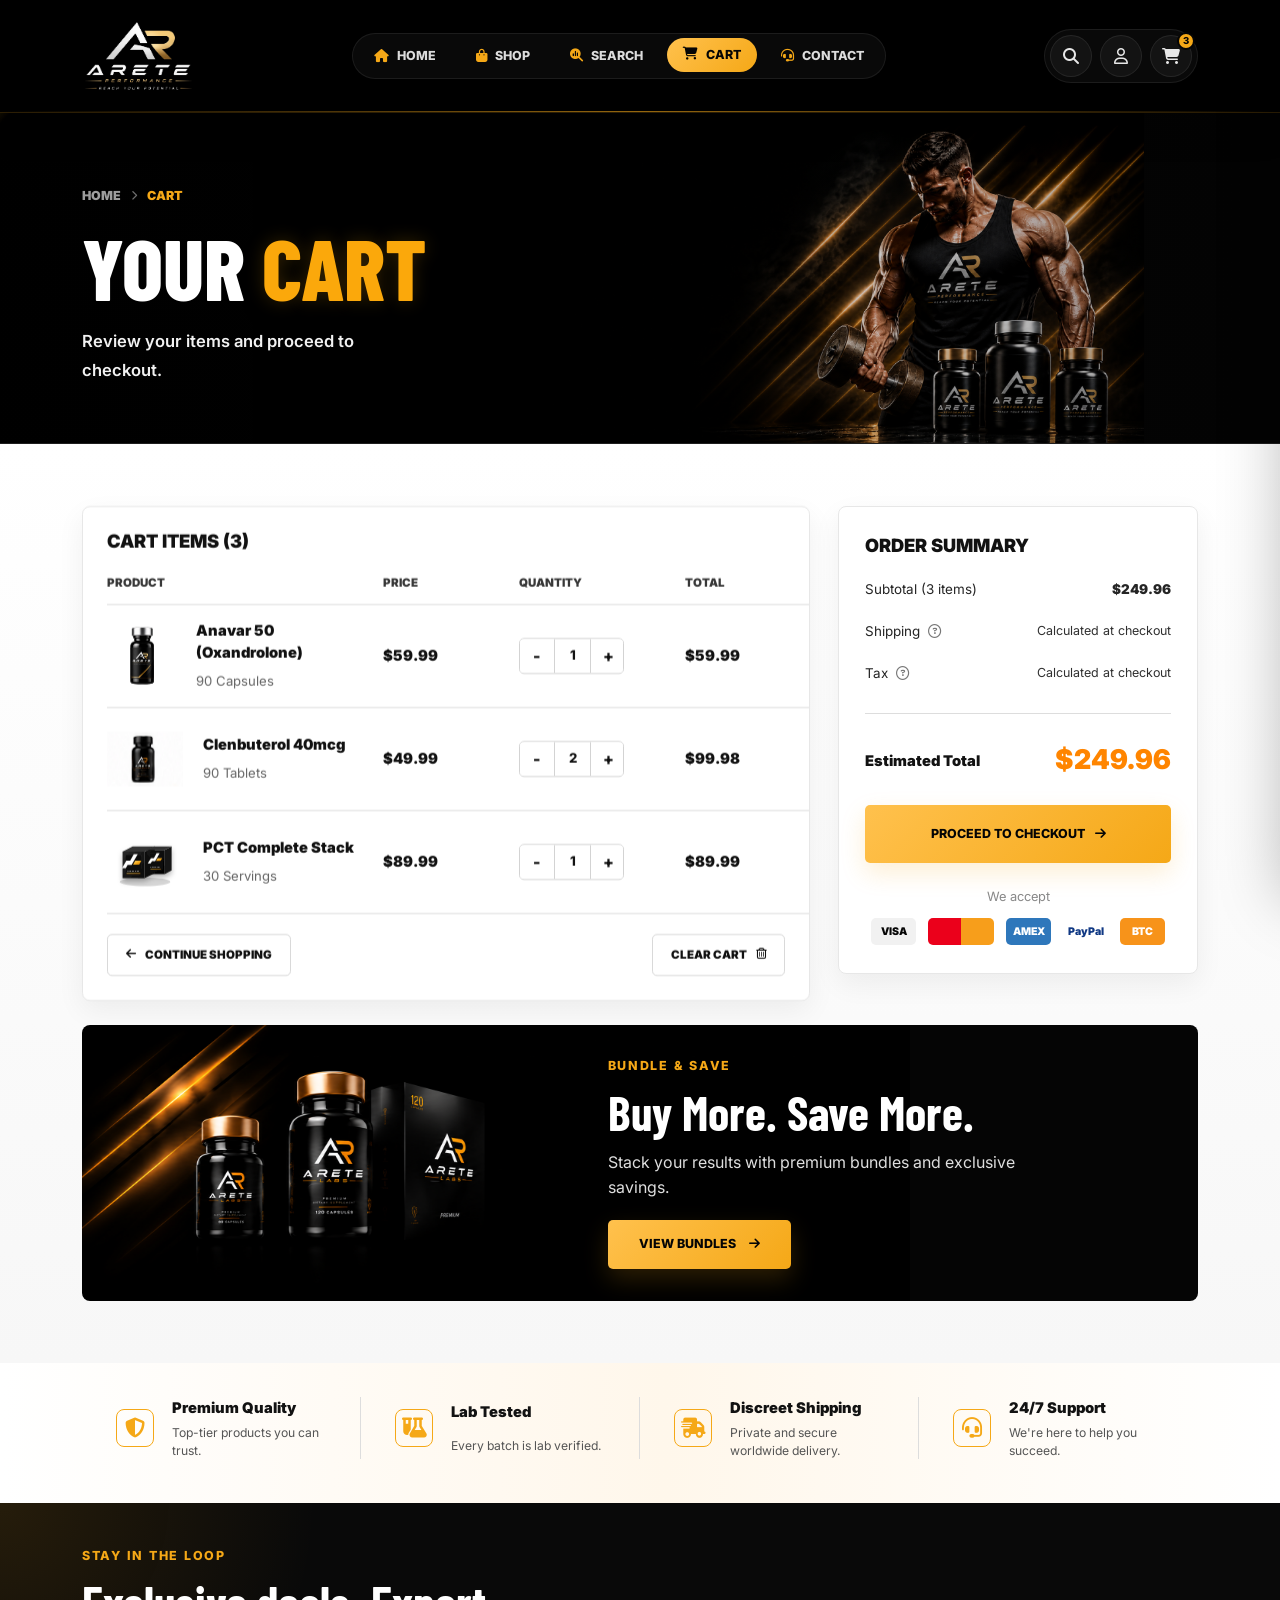
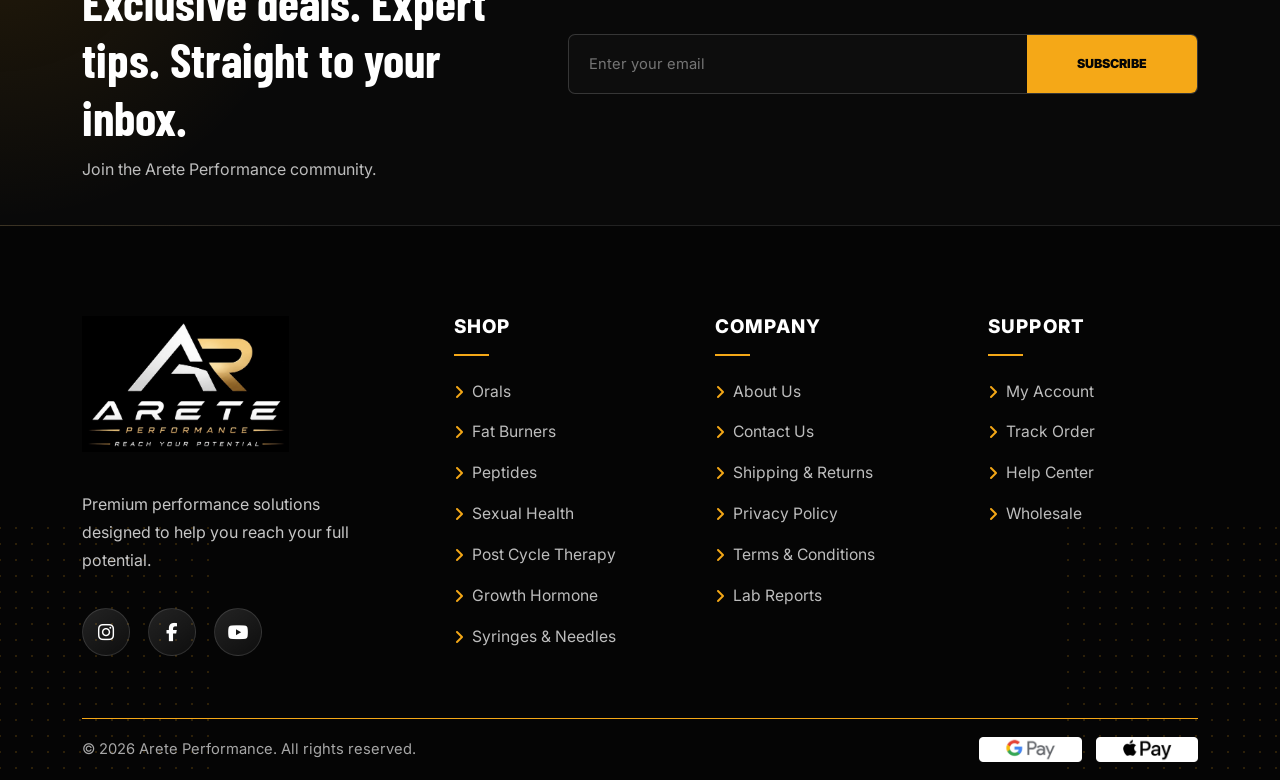
<file: my-cart.html>
<!doctype html>
<html lang="en">
<head>
  <meta charset="utf-8">
  <meta name="viewport" content="width=device-width, initial-scale=1">
  <meta name="description" content="Review your Arete Performance shopping cart.">
  <title>Your Cart | Arete Performance</title>
  <link rel="preconnect" href="https://fonts.googleapis.com">
  <link rel="preconnect" href="https://fonts.gstatic.com" crossorigin>
  <link href="https://fonts.googleapis.com/css2?family=Barlow+Condensed:wght@600;700;800&family=Inter:wght@400;500;600;700;800&display=swap" rel="stylesheet">
  <link href="https://cdn.jsdelivr.net/npm/bootstrap@5.3.3/dist/css/bootstrap.min.css" rel="stylesheet">
  <link href="https://cdnjs.cloudflare.com/ajax/libs/font-awesome/6.7.2/css/all.min.css" rel="stylesheet">
  <link href="assets/css/style.css" rel="stylesheet">
</head>
<body class="cart-page">
  <header class="site-header">
    <nav class="navbar navbar-expand-lg navbar-dark py-3">
      <div class="container">
        <a class="brand" href="index.html" aria-label="Arete Performance home"><img src="assets/images/logo/logo-transperent.png" alt="Arete Performance"></a>
        <button class="navbar-toggler border-0 shadow-none" type="button" data-bs-toggle="collapse" data-bs-target="#mainNav" aria-controls="mainNav" aria-expanded="false" aria-label="Toggle navigation">
          <span class="navbar-toggler-icon"></span>
        </button>
        <div class="collapse navbar-collapse" id="mainNav">
          <ul class="navbar-nav mx-auto gap-lg-2">
            <li class="nav-item"><a class="nav-link" href="index.html"><i class="fa-solid fa-house"></i><span>Home</span></a></li>
            <li class="nav-item"><a class="nav-link" href="shop.html"><i class="fa-solid fa-bag-shopping"></i><span>Shop</span></a></li>
            <li class="nav-item"><a class="nav-link" href="search.html"><i class="fa-solid fa-magnifying-glass-chart"></i><span>Search</span></a></li>
            <li class="nav-item"><a class="nav-link active" href="my-cart.html"><i class="fa-solid fa-cart-shopping"></i><span>Cart</span></a></li>
            <li class="nav-item"><a class="nav-link" href="index.html#contact"><i class="fa-solid fa-headset"></i><span>Contact</span></a></li>
          </ul>
          <div class="nav-actions d-flex align-items-center gap-2">
            <button class="icon-btn search-toggle" type="button" aria-label="Search products"><i class="fa-solid fa-magnifying-glass"></i></button>
            <button class="icon-btn" type="button" aria-label="Account"><i class="fa-regular fa-user"></i></button>
            <button class="icon-btn cart-btn" type="button" aria-label="Cart"><i class="fa-solid fa-cart-shopping"></i><span class="cart-count">3</span></button>
          </div>
        </div>
      </div>
    </nav>
  </header>

  <main>
    <section class="cart-hero">
      <div class="container">
        <nav class="cart-breadcrumb" aria-label="Breadcrumb"><a href="index.html">Home</a><i class="fa-solid fa-chevron-right"></i><span>Cart</span></nav>
        <div class="cart-hero-copy reveal-up">
          <h1>Your <span>Cart</span></h1>
          <p>Review your items and proceed to checkout.</p>
        </div>
      </div>
    </section>

    <section class="cart-main section-space">
      <div class="container">
        <div class="cart-layout">
          <section class="cart-items-panel reveal-on-scroll" aria-labelledby="cartItemsTitle">
            <h2 id="cartItemsTitle">Cart Items (3)</h2>
            <div class="cart-table" role="table" aria-label="Cart items">
              <div class="cart-row cart-row-head" role="row">
                <span role="columnheader">Product</span>
                <span role="columnheader">Price</span>
                <span role="columnheader">Quantity</span>
                <span role="columnheader">Total</span>
                <span role="columnheader" class="visually-hidden">Remove</span>
              </div>
              <article class="cart-row" role="row">
                <div class="cart-product-cell" role="cell">
                  <img src="assets/images/product-bottle.png" alt="Anavar 50">
                  <div><strong>Anavar 50 (Oxandrolone)</strong><span>90 Capsules</span></div>
                </div>
                <strong role="cell">$59.99</strong>
                <div class="cart-stepper" role="cell" aria-label="Anavar 50 quantity"><button type="button">-</button><span>1</span><button type="button">+</button></div>
                <strong role="cell">$59.99</strong>
                <button class="cart-remove" type="button" aria-label="Remove Anavar 50"><i class="fa-regular fa-trash-can"></i></button>
              </article>
              <article class="cart-row" role="row">
                <div class="cart-product-cell" role="cell">
                  <img src="assets/images/categories-imgs/fat-burrners.png" alt="Clenbuterol">
                  <div><strong>Clenbuterol 40mcg</strong><span>90 Tablets</span></div>
                </div>
                <strong role="cell">$49.99</strong>
                <div class="cart-stepper" role="cell" aria-label="Clenbuterol quantity"><button type="button">-</button><span>2</span><button type="button">+</button></div>
                <strong role="cell">$99.98</strong>
                <button class="cart-remove" type="button" aria-label="Remove Clenbuterol"><i class="fa-regular fa-trash-can"></i></button>
              </article>
              <article class="cart-row" role="row">
                <div class="cart-product-cell" role="cell">
                  <img src="assets/images/category-boxes.svg" alt="PCT Complete Stack">
                  <div><strong>PCT Complete Stack</strong><span>30 Servings</span></div>
                </div>
                <strong role="cell">$89.99</strong>
                <div class="cart-stepper" role="cell" aria-label="PCT Complete Stack quantity"><button type="button">-</button><span>1</span><button type="button">+</button></div>
                <strong role="cell">$89.99</strong>
                <button class="cart-remove" type="button" aria-label="Remove PCT Complete Stack"><i class="fa-regular fa-trash-can"></i></button>
              </article>
            </div>
            <div class="cart-panel-actions">
              <a class="cart-secondary-btn" href="shop.html"><i class="fa-solid fa-arrow-left"></i> Continue shopping</a>
              <button class="cart-secondary-btn" type="button">Clear cart <i class="fa-regular fa-trash-can"></i></button>
            </div>
          </section>

          <aside class="order-summary reveal-on-scroll" aria-labelledby="orderSummaryTitle">
            <h2 id="orderSummaryTitle">Order Summary</h2>
            <div class="summary-line"><span>Subtotal (3 items)</span><strong>$249.96</strong></div>
            <div class="summary-line"><span>Shipping <i class="fa-regular fa-circle-question"></i></span><span>Calculated at checkout</span></div>
            <div class="summary-line"><span>Tax <i class="fa-regular fa-circle-question"></i></span><span>Calculated at checkout</span></div>
            <div class="summary-total"><span>Estimated Total</span><strong>$249.96</strong></div>
            <a class="btn btn-gold w-100" href="checkout.html">Proceed to checkout <i class="fa-solid fa-arrow-right"></i></a>
            <p>We accept</p>
            <div class="payment-badges cart-payments"><span>VISA</span><span></span><span>AMEX</span><span>PayPal</span><span>BTC</span></div>
          </aside>
        </div>

       <section class="bundle-banner reveal-on-scroll" aria-label="Bundle offer">
          <div>
          </div>
          <div>
            <p class="eyebrow">Bundle &amp; save</p>
            <h2>Buy More. Save More.</h2>
            <p>Stack your results with premium bundles and exclusive savings.</p>
            <a class="btn btn-gold" href="shop.html">View bundles <i class="fa-solid fa-arrow-right"></i></a>
          </div>
        </section>
      </div>
    </section>

    <section class="shop-trust">
      <div class="container">
        <div class="shop-trust-grid">
          <div><i class="fa-solid fa-shield-halved"></i><strong>Premium Quality</strong><span>Top-tier products you can trust.</span></div>
          <div><i class="fa-solid fa-flask-vial"></i><strong>Lab Tested</strong><span>Every batch is lab verified.</span></div>
          <div><i class="fa-solid fa-truck-fast"></i><strong>Discreet Shipping</strong><span>Private and secure worldwide delivery.</span></div>
          <div><i class="fa-solid fa-headset"></i><strong>24/7 Support</strong><span>We're here to help you succeed.</span></div>
        </div>
      </div>
    </section>

    <section class="shop-newsletter">
      <div class="container">
        <div class="shop-newsletter-inner">
          <div>
            <p class="eyebrow">Stay in the loop</p>
            <h2>Exclusive deals. Expert tips. Straight to your inbox.</h2>
            <p>Join the Arete Performance community.</p>
          </div>
          <form class="newsletter">
            <label class="visually-hidden" for="cartEmail">Email</label>
            <input id="cartEmail" type="email" placeholder="Enter your email" required>
            <button type="submit">Subscribe</button>
          </form>
        </div>
      </div>
    </section>
  </main>

  <footer class="site-footer" id="contact">
    <div class="container">
      <div class="footer-main">
        <div class="footer-brand-block">
          <a class="brand footer-brand" href="index.html#home"><img src="assets/images/logo/logo.png" alt="Arete Performance"></a>
          <p class="footer-copy">Premium performance solutions designed to help you reach your full potential.</p>
          <div class="socials"><a href="https://www.instagram.com/" target="_blank" rel="noopener" aria-label="Instagram"><i class="fa-brands fa-instagram"></i></a><a href="https://www.facebook.com/" target="_blank" rel="noopener" aria-label="Facebook"><i class="fa-brands fa-facebook-f"></i></a><a href="https://www.youtube.com/" target="_blank" rel="noopener" aria-label="Youtube"><i class="fa-brands fa-youtube"></i></a></div>
        </div>
        <div class="footer-links">
          <h3>Shop</h3>
          <a href="shop.html#orals">Orals</a><a href="shop.html#fat-burners">Fat Burners</a><a href="shop.html#peptides">Peptides</a><a href="shop.html#sexual-health">Sexual Health</a><a href="shop.html#post-cycle-therapy">Post Cycle Therapy</a><a href="shop.html#hormones">Growth Hormone</a><a href="shop.html#syringes-needles">Syringes &amp; Needles</a>
        </div>
        <div class="footer-links">
          <h3>Company</h3>
          <a href="index.html#about">About Us</a><a href="index.html#contact">Contact Us</a><a href="checkout.html">Shipping &amp; Returns</a><a href="index.html#contact">Privacy Policy</a><a href="index.html#contact">Terms &amp; Conditions</a><a href="product-detail.html#description">Lab Reports</a>
        </div>
        <div class="footer-links">
          <h3>Support</h3>
          <a href="my-cart.html">My Account</a><a href="order-success.html#orderDetails">Track Order</a><a href="index.html#contact">Help Center</a><a href="shop.html">Wholesale</a>
        </div>
        <!-- <div class="footer-newsletter">
          <h3>Newsletter</h3>
          <p>Get special offers, free giveaways and once-in-a-lifetime deals.</p>
          <form class="newsletter"><label class="visually-hidden" for="email">Email</label><input id="email" type="email" placeholder="Enter your email" required><button type="submit" aria-label="Subscribe"><i class="fa-solid fa-arrow-right"></i></button></form>
          <div class="footer-assurance"><i class="fa-solid fa-cube"></i><div><strong>Discreet Shipping</strong><span>Private &amp; secure delivery</span></div></div>
          <div class="footer-assurance"><i class="fa-solid fa-shield-halved"></i><div><strong>Secure Payments</strong><span>100% secure &amp; trusted</span></div></div>
        </div> -->
      </div>
      <div class="footer-bottom"><span>&copy; 2026 Arete Performance. All rights reserved.</span><div class="payment-badges" aria-label="Accepted payment methods"><span class="payment-image"><img src="assets/images/google-pay.webp" alt="Google Pay"></span><span class="payment-image"><img src="assets/images/apple-pay.webp" alt="Apple Pay"></span></div></div>
    </div>
  </footer>

  <div class="search-panel" aria-hidden="true">
    <button class="panel-close search-close" type="button" aria-label="Close search"><i class="fa-solid fa-xmark"></i></button>
    <div class="search-box">
      <p class="eyebrow">Search products</p>
      <form class="search-form">
        <label class="visually-hidden" for="siteSearch">Search</label>
        <input id="siteSearch" type="search" placeholder="Search Orals, Peptides, HGH..." autocomplete="off">
        <button type="submit"><i class="fa-solid fa-magnifying-glass"></i></button>
      </form>
      <div class="search-results" aria-live="polite"></div>
    </div>
  </div>

  <div class="cart-overlay" aria-hidden="true"></div>
  <aside class="cart-drawer" aria-hidden="true" aria-label="Shopping cart">
    <div class="cart-head">
      <div><p class="eyebrow">Your cart</p><h2>Shopping Cart</h2></div>
      <button class="panel-close cart-close" type="button" aria-label="Close cart"><i class="fa-solid fa-xmark"></i></button>
    </div>
    <div class="cart-items"></div>
    <div class="cart-empty">Your cart is empty.</div>
    <div class="cart-summary">
      <div><span>Subtotal</span><strong class="cart-subtotal">$0.00</strong></div>
      <p>Taxes and shipping calculated at checkout.</p>
      <button class="btn btn-gold w-100" type="button">Checkout <i class="fa-solid fa-arrow-right"></i></button>
    </div>
  </aside>

  <div class="toast-container position-fixed bottom-0 end-0 p-3"><div id="cartToast" class="toast" role="status"><div class="toast-body">Product added to your cart.</div></div></div>
  <script src="https://cdn.jsdelivr.net/npm/bootstrap@5.3.3/dist/js/bootstrap.bundle.min.js"></script>
  <script src="assets/js/main.js"></script>
</body>
</html>
</file>
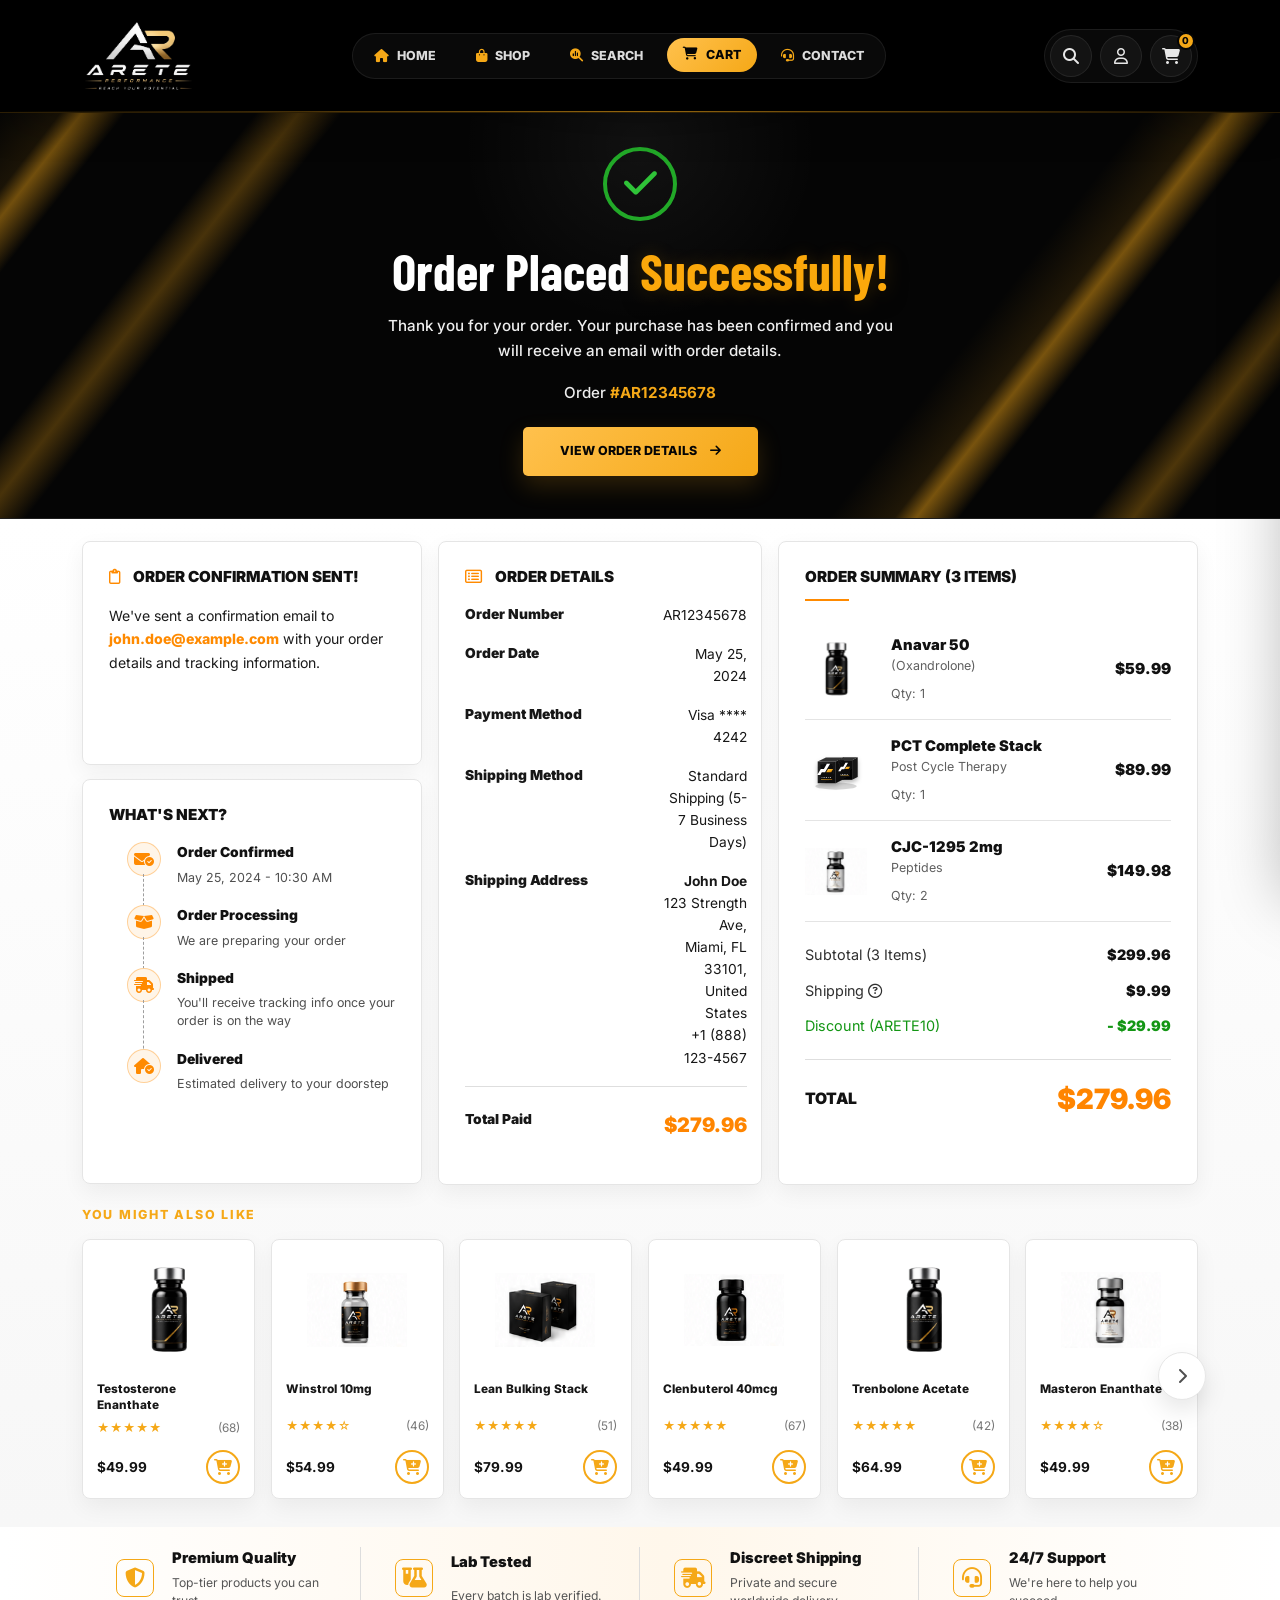
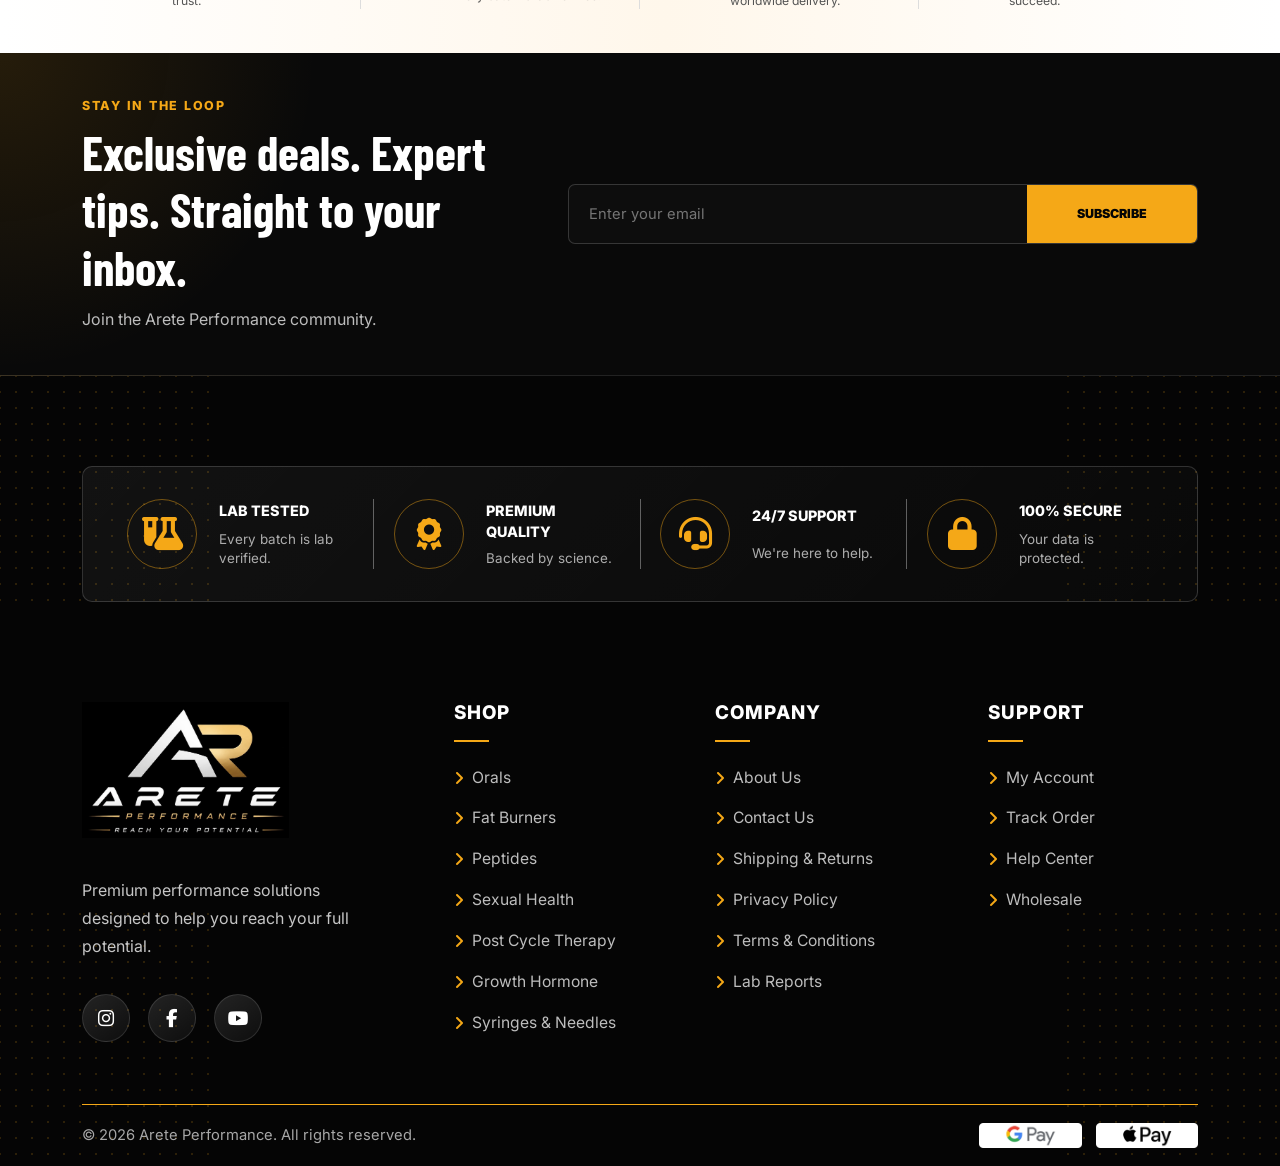
<file: order-success.html>
<!doctype html>
<html lang="en">
<head>
  <meta charset="utf-8">
  <meta name="viewport" content="width=device-width, initial-scale=1">
  <meta name="description" content="Arete Performance order confirmation.">
  <title>Order Placed | Arete Performance</title>
  <link rel="preconnect" href="https://fonts.googleapis.com">
  <link rel="preconnect" href="https://fonts.gstatic.com" crossorigin>
  <link href="https://fonts.googleapis.com/css2?family=Barlow+Condensed:wght@600;700;800&family=Inter:wght@400;500;600;700;800&display=swap" rel="stylesheet">
  <link href="https://cdn.jsdelivr.net/npm/bootstrap@5.3.3/dist/css/bootstrap.min.css" rel="stylesheet">
  <link href="https://cdnjs.cloudflare.com/ajax/libs/font-awesome/6.7.2/css/all.min.css" rel="stylesheet">
  <link href="assets/css/style.css" rel="stylesheet">
</head>
<body class="order-success-page">
  <header class="site-header">
    <nav class="navbar navbar-expand-lg navbar-dark py-3">
      <div class="container">
        <a class="brand" href="index.html" aria-label="Arete Performance home"><img src="assets/images/logo/logo-transperent.png" alt="Arete Performance"></a>
        <button class="navbar-toggler border-0 shadow-none" type="button" data-bs-toggle="collapse" data-bs-target="#mainNav" aria-controls="mainNav" aria-expanded="false" aria-label="Toggle navigation">
          <span class="navbar-toggler-icon"></span>
        </button>
        <div class="collapse navbar-collapse" id="mainNav">
          <ul class="navbar-nav mx-auto gap-lg-2">
            <li class="nav-item"><a class="nav-link" href="index.html"><i class="fa-solid fa-house"></i><span>Home</span></a></li>
            <li class="nav-item"><a class="nav-link" href="shop.html"><i class="fa-solid fa-bag-shopping"></i><span>Shop</span></a></li>
            <li class="nav-item"><a class="nav-link" href="search.html"><i class="fa-solid fa-magnifying-glass-chart"></i><span>Search</span></a></li>
            <li class="nav-item"><a class="nav-link active" href="my-cart.html"><i class="fa-solid fa-cart-shopping"></i><span>Cart</span></a></li>
            <li class="nav-item"><a class="nav-link" href="index.html#contact"><i class="fa-solid fa-headset"></i><span>Contact</span></a></li>
          </ul>
          <div class="nav-actions d-flex align-items-center gap-2">
            <button class="icon-btn search-toggle" type="button" aria-label="Search products"><i class="fa-solid fa-magnifying-glass"></i></button>
            <button class="icon-btn" type="button" aria-label="Account"><i class="fa-regular fa-user"></i></button>
            <button class="icon-btn cart-btn" type="button" aria-label="Cart"><i class="fa-solid fa-cart-shopping"></i><span class="cart-count">0</span></button>
          </div>
        </div>
      </div>
    </nav>
  </header>

  <main>
    <section class="success-hero">
      <div class="container">
        <div class="success-hero-copy reveal-up">
          <div class="success-check" aria-hidden="true"><i class="fa-solid fa-check"></i></div>
          <h1>Order Placed <span>Successfully!</span></h1>
          <p>Thank you for your order. Your purchase has been confirmed and you will receive an email with order details.</p>
          <p class="success-order-id">Order <strong>#AR12345678</strong></p>
          <a class="btn btn-gold" href="#orderDetails">View order details <i class="fa-solid fa-arrow-right"></i></a>
        </div>
      </div>
    </section>

    <section class="success-main section-space">
      <div class="container">
        <div class="success-grid">
          <aside class="success-side">
            <article class="success-card reveal-on-scroll">
              <h2><i class="fa-regular fa-clipboard"></i> Order Confirmation Sent!</h2>
              <p>We've sent a confirmation email to <a href="mailto:john.doe@example.com">john.doe@example.com</a> with your order details and tracking information.</p>
            </article>

            <article class="success-card reveal-on-scroll">
              <h2>What's Next?</h2>
              <div class="order-timeline">
                <div class="timeline-item active"><i class="fa-solid fa-envelope-circle-check"></i><div><strong>Order Confirmed</strong><span>May 25, 2024 - 10:30 AM</span></div></div>
                <div class="timeline-item"><i class="fa-solid fa-box-open"></i><div><strong>Order Processing</strong><span>We are preparing your order</span></div></div>
                <div class="timeline-item"><i class="fa-solid fa-truck-fast"></i><div><strong>Shipped</strong><span>You'll receive tracking info once your order is on the way</span></div></div>
                <div class="timeline-item"><i class="fa-solid fa-house-circle-check"></i><div><strong>Delivered</strong><span>Estimated delivery to your doorstep</span></div></div>
              </div>
            </article>
          </aside>

          <section class="success-card order-detail-card reveal-on-scroll" id="orderDetails">
            <h2><i class="fa-regular fa-rectangle-list"></i> Order Details</h2>
            <dl class="order-detail-list">
              <div><dt>Order Number</dt><dd>AR12345678</dd></div>
              <div><dt>Order Date</dt><dd>May 25, 2024</dd></div>
              <div><dt>Payment Method</dt><dd>Visa **** 4242</dd></div>
              <div><dt>Shipping Method</dt><dd>Standard Shipping (5-7 Business Days)</dd></div>
              <div><dt>Shipping Address</dt><dd><strong>John Doe</strong><br>123 Strength Ave,<br>Miami, FL 33101,<br>United States<br>+1 (888) 123-4567</dd></div>
              <div class="paid-line"><dt>Total Paid</dt><dd>$279.96</dd></div>
            </dl>
          </section>

          <aside class="success-card success-summary reveal-on-scroll" aria-labelledby="successSummaryTitle">
            <h2 id="successSummaryTitle">Order Summary (3 Items)</h2>
            <div class="checkout-summary-items">
              <article>
                <img src="assets/images/product-bottle.png" alt="Anavar 50">
                <div><strong>Anavar 50</strong><span>(Oxandrolone)</span><small>Qty: 1</small></div>
                <b>$59.99</b>
              </article>
              <article>
                <img src="assets/images/category-boxes.svg" alt="PCT Complete Stack">
                <div><strong>PCT Complete Stack</strong><span>Post Cycle Therapy</span><small>Qty: 1</small></div>
                <b>$89.99</b>
              </article>
              <article>
                <img src="assets/images/categories-imgs/peptides.png" alt="CJC-1295">
                <div><strong>CJC-1295 2mg</strong><span>Peptides</span><small>Qty: 2</small></div>
                <b>$149.98</b>
              </article>
            </div>
            <div class="checkout-total-lines">
              <div><span>Subtotal (3 Items)</span><strong>$299.96</strong></div>
              <div><span>Shipping <i class="fa-regular fa-circle-question"></i></span><strong>$9.99</strong></div>
              <div class="discount"><span>Discount (ARETE10)</span><strong>- $29.99</strong></div>
            </div>
            <div class="checkout-total"><span>Total</span><strong>$279.96</strong></div>
          </aside>
        </div>

        <section class="recommended-products">
          <div class="recommend-head">
            <p class="eyebrow">You might also like</p>
            <button type="button" aria-label="Next products"><i class="fa-solid fa-chevron-right"></i></button>
          </div>
          <div class="recommended-grid reveal-group">
            <article class="shop-product-card product-card" data-product-id="testosterone-enanthate"><img src="assets/images/product-bottle.png" alt="Testosterone Enanthate"><h3>Testosterone Enanthate</h3><div class="rating">&#9733;&#9733;&#9733;&#9733;&#9733; <span>(68)</span></div><div><strong>$49.99</strong><button aria-label="Add Testosterone Enanthate to cart"><i class="fa-solid fa-cart-plus"></i></button></div></article>
            <article class="shop-product-card product-card bottle-silver" data-product-id="winstrol"><img src="assets/images/categories-imgs/orals.png" alt="Winstrol 10mg"><h3>Winstrol 10mg</h3><div class="rating">&#9733;&#9733;&#9733;&#9733;&#9734; <span>(46)</span></div><div><strong>$54.99</strong><button aria-label="Add Winstrol to cart"><i class="fa-solid fa-cart-plus"></i></button></div></article>
            <article class="shop-product-card product-card" data-product-id="male-enhancement-stack"><img src="assets/images/categories-imgs/sexual-health.png" alt="Lean Bulking Stack"><h3>Lean Bulking Stack</h3><div class="rating">&#9733;&#9733;&#9733;&#9733;&#9733; <span>(51)</span></div><div><strong>$79.99</strong><button aria-label="Add Lean Bulking Stack to cart"><i class="fa-solid fa-cart-plus"></i></button></div></article>
            <article class="shop-product-card product-card bottle-gold" data-product-id="clenbuterol"><img src="assets/images/categories-imgs/fat-burrners.png" alt="Clenbuterol 40mcg"><h3>Clenbuterol 40mcg</h3><div class="rating">&#9733;&#9733;&#9733;&#9733;&#9733; <span>(67)</span></div><div><strong>$49.99</strong><button aria-label="Add Clenbuterol to cart"><i class="fa-solid fa-cart-plus"></i></button></div></article>
            <article class="shop-product-card product-card bottle-gold" data-product-id="trenbolone-acetate"><img src="assets/images/product-bottle.png" alt="Trenbolone Acetate"><h3>Trenbolone Acetate</h3><div class="rating">&#9733;&#9733;&#9733;&#9733;&#9733; <span>(42)</span></div><div><strong>$64.99</strong><button aria-label="Add Trenbolone Acetate to cart"><i class="fa-solid fa-cart-plus"></i></button></div></article>
            <article class="shop-product-card product-card bottle-silver" data-product-id="masteron-enanthate"><img src="assets/images/categories-imgs/peptides.png" alt="Masteron Enanthate"><h3>Masteron Enanthate</h3><div class="rating">&#9733;&#9733;&#9733;&#9733;&#9734; <span>(38)</span></div><div><strong>$49.99</strong><button aria-label="Add Masteron Enanthate to cart"><i class="fa-solid fa-cart-plus"></i></button></div></article>
          </div>
        </section>
      </div>
    </section>

    <section class="shop-trust success-trust">
      <div class="container">
        <div class="shop-trust-grid">
          <div><i class="fa-solid fa-shield-halved"></i><strong>Premium Quality</strong><span>Top-tier products you can trust.</span></div>
          <div><i class="fa-solid fa-flask-vial"></i><strong>Lab Tested</strong><span>Every batch is lab verified.</span></div>
          <div><i class="fa-solid fa-truck-fast"></i><strong>Discreet Shipping</strong><span>Private and secure worldwide delivery.</span></div>
          <div><i class="fa-solid fa-headset"></i><strong>24/7 Support</strong><span>We're here to help you succeed.</span></div>
        </div>
      </div>
    </section>

    <section class="shop-newsletter">
      <div class="container">
        <div class="shop-newsletter-inner">
          <div>
            <p class="eyebrow">Stay in the loop</p>
            <h2>Exclusive deals. Expert tips. Straight to your inbox.</h2>
            <p>Join the Arete Performance community.</p>
          </div>
          <form class="newsletter">
            <label class="visually-hidden" for="successNewsletter">Email</label>
            <input id="successNewsletter" type="email" placeholder="Enter your email" required>
            <button type="submit">Subscribe</button>
          </form>
        </div>
      </div>
    </section>

    <div class="site-footer">
      <div class="container">
        <div class="footer-feature-strip">
          <div><i class="fa-solid fa-flask-vial"></i><strong>Lab Tested</strong><span>Every batch is lab verified.</span></div>
          <div><i class="fa-solid fa-award"></i><strong>Premium Quality</strong><span>Backed by science.</span></div>
          <div><i class="fa-solid fa-headset"></i><strong>24/7 Support</strong><span>We're here to help.</span></div>
          <div><i class="fa-solid fa-lock"></i><strong>100% Secure</strong><span>Your data is protected.</span></div>
        </div>
      </div>
    </div>
  </main>

  <footer class="site-footer" id="contact">
    <div class="container">
      <div class="footer-main">
        <div class="footer-brand-block">
          <a class="brand footer-brand" href="index.html#home"><img src="assets/images/logo/logo.png" alt="Arete Performance"></a>
          <p class="footer-copy">Premium performance solutions designed to help you reach your full potential.</p>
          <div class="socials"><a href="https://www.instagram.com/" target="_blank" rel="noopener" aria-label="Instagram"><i class="fa-brands fa-instagram"></i></a><a href="https://www.facebook.com/" target="_blank" rel="noopener" aria-label="Facebook"><i class="fa-brands fa-facebook-f"></i></a><a href="https://www.youtube.com/" target="_blank" rel="noopener" aria-label="Youtube"><i class="fa-brands fa-youtube"></i></a></div>
        </div>
        <div class="footer-links">
          <h3>Shop</h3>
          <a href="shop.html#orals">Orals</a><a href="shop.html#fat-burners">Fat Burners</a><a href="shop.html#peptides">Peptides</a><a href="shop.html#sexual-health">Sexual Health</a><a href="shop.html#post-cycle-therapy">Post Cycle Therapy</a><a href="shop.html#hormones">Growth Hormone</a><a href="shop.html#syringes-needles">Syringes &amp; Needles</a>
        </div>
        <div class="footer-links">
          <h3>Company</h3>
          <a href="index.html#about">About Us</a><a href="index.html#contact">Contact Us</a><a href="checkout.html">Shipping &amp; Returns</a><a href="index.html#contact">Privacy Policy</a><a href="index.html#contact">Terms &amp; Conditions</a><a href="product-detail.html#description">Lab Reports</a>
        </div>
        <div class="footer-links">
          <h3>Support</h3>
          <a href="my-cart.html">My Account</a><a href="order-success.html#orderDetails">Track Order</a><a href="index.html#contact">Help Center</a><a href="shop.html">Wholesale</a>
        </div>
        <!-- <div class="footer-newsletter">
          <h3>Newsletter</h3>
          <p>Get special offers, free giveaways and once-in-a-lifetime deals.</p>
          <form class="newsletter"><label class="visually-hidden" for="email">Email</label><input id="email" type="email" placeholder="Enter your email" required><button type="submit" aria-label="Subscribe"><i class="fa-solid fa-arrow-right"></i></button></form>
          <div class="footer-assurance"><i class="fa-solid fa-cube"></i><div><strong>Discreet Shipping</strong><span>Private &amp; secure delivery</span></div></div>
          <div class="footer-assurance"><i class="fa-solid fa-shield-halved"></i><div><strong>Secure Payments</strong><span>100% secure &amp; trusted</span></div></div>
        </div> -->
      </div>
      <div class="footer-bottom"><span>&copy; 2026 Arete Performance. All rights reserved.</span><div class="payment-badges" aria-label="Accepted payment methods"><span class="payment-image"><img src="assets/images/google-pay.webp" alt="Google Pay"></span><span class="payment-image"><img src="assets/images/apple-pay.webp" alt="Apple Pay"></span></div></div>
    </div>
  </footer>

  <div class="search-panel" aria-hidden="true">
    <button class="panel-close search-close" type="button" aria-label="Close search"><i class="fa-solid fa-xmark"></i></button>
    <div class="search-box">
      <p class="eyebrow">Search products</p>
      <form class="search-form">
        <label class="visually-hidden" for="siteSearch">Search</label>
        <input id="siteSearch" type="search" placeholder="Search Orals, Peptides, HGH..." autocomplete="off">
        <button type="submit"><i class="fa-solid fa-magnifying-glass"></i></button>
      </form>
      <div class="search-results" aria-live="polite"></div>
    </div>
  </div>

  <div class="cart-overlay" aria-hidden="true"></div>
  <aside class="cart-drawer" aria-hidden="true" aria-label="Shopping cart">
    <div class="cart-head">
      <div><p class="eyebrow">Your cart</p><h2>Shopping Cart</h2></div>
      <button class="panel-close cart-close" type="button" aria-label="Close cart"><i class="fa-solid fa-xmark"></i></button>
    </div>
    <div class="cart-items"></div>
    <div class="cart-empty">Your cart is empty.</div>
    <div class="cart-summary">
      <div><span>Subtotal</span><strong class="cart-subtotal">$0.00</strong></div>
      <p>Taxes and shipping calculated at checkout.</p>
      <button class="btn btn-gold w-100" type="button">Checkout <i class="fa-solid fa-arrow-right"></i></button>
    </div>
  </aside>

  <div class="toast-container position-fixed bottom-0 end-0 p-3"><div id="cartToast" class="toast" role="status"><div class="toast-body">Product added to your cart.</div></div></div>
  <script src="https://cdn.jsdelivr.net/npm/bootstrap@5.3.3/dist/js/bootstrap.bundle.min.js"></script>
  <script src="assets/js/main.js"></script>
</body>
</html>
</file>
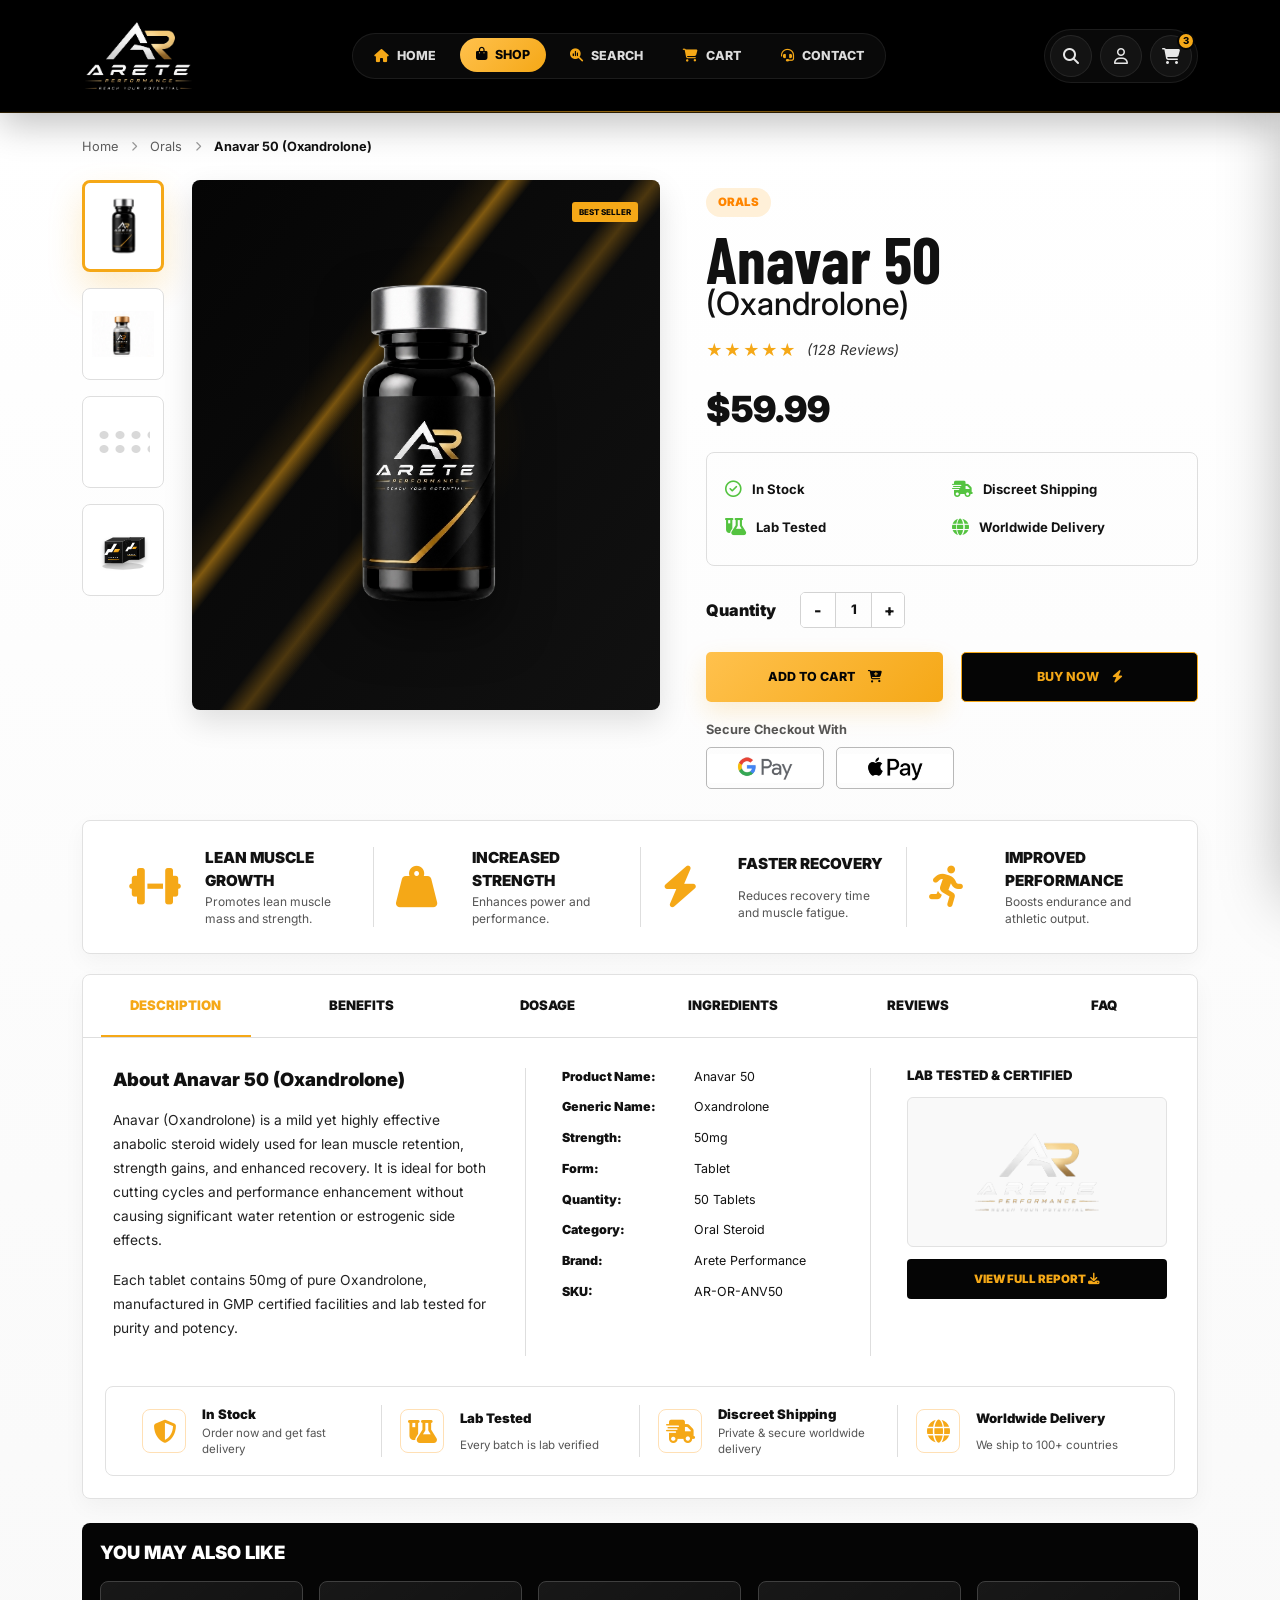
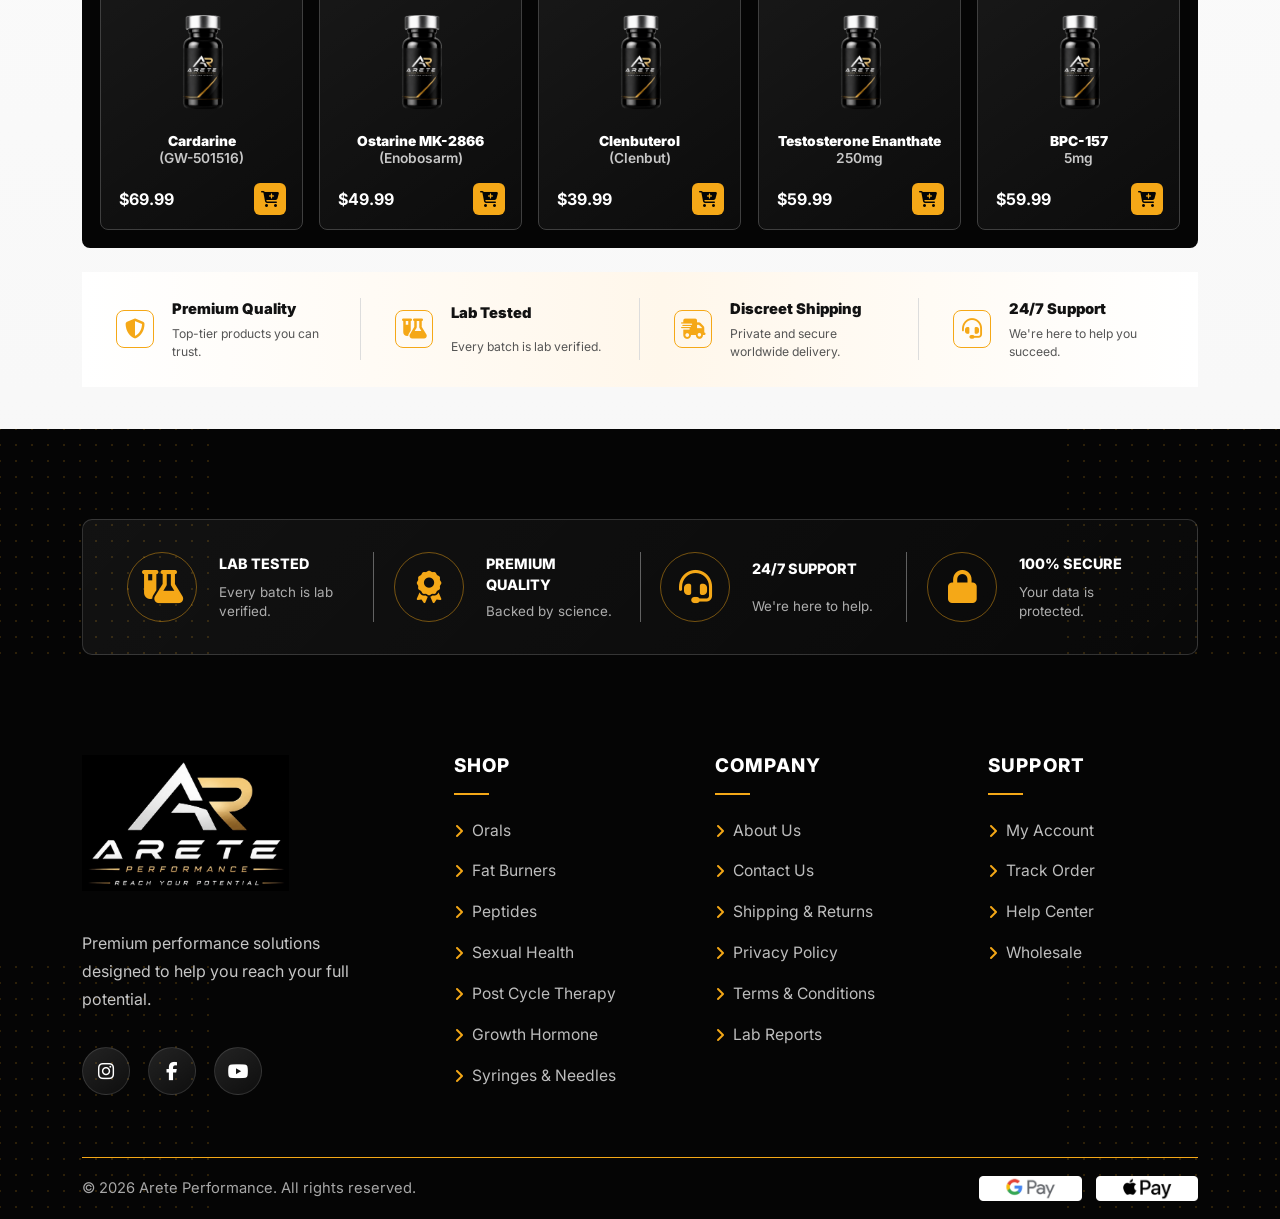
<file: product-detail.html>
<!doctype html>
<html lang="en">
<head>
  <meta charset="utf-8">
  <meta name="viewport" content="width=device-width, initial-scale=1">
  <meta name="description" content="Anavar 50 product details from Arete Performance.">
  <title>Anavar 50 | Arete Performance</title>
  <link rel="preconnect" href="https://fonts.googleapis.com">
  <link rel="preconnect" href="https://fonts.gstatic.com" crossorigin>
  <link href="https://fonts.googleapis.com/css2?family=Barlow+Condensed:wght@600;700;800&family=Inter:wght@400;500;600;700;800&display=swap" rel="stylesheet">
  <link href="https://cdn.jsdelivr.net/npm/bootstrap@5.3.3/dist/css/bootstrap.min.css" rel="stylesheet">
  <link href="https://cdnjs.cloudflare.com/ajax/libs/font-awesome/6.7.2/css/all.min.css" rel="stylesheet">
  <link href="assets/css/style.css" rel="stylesheet">
</head>
<body class="product-detail-page">
  <header class="site-header">
    <nav class="navbar navbar-expand-lg navbar-dark py-3">
      <div class="container">
        <a class="brand" href="index.html" aria-label="Arete Performance home"><img src="assets/images/logo/logo-transperent.png" alt="Arete Performance"></a>
        <button class="navbar-toggler border-0 shadow-none" type="button" data-bs-toggle="collapse" data-bs-target="#mainNav" aria-controls="mainNav" aria-expanded="false" aria-label="Toggle navigation">
          <span class="navbar-toggler-icon"></span>
        </button>
        <div class="collapse navbar-collapse" id="mainNav">
          <ul class="navbar-nav mx-auto gap-lg-2">
            <li class="nav-item"><a class="nav-link" href="index.html"><i class="fa-solid fa-house"></i><span>Home</span></a></li>
            <li class="nav-item"><a class="nav-link active" href="shop.html"><i class="fa-solid fa-bag-shopping"></i><span>Shop</span></a></li>
            <li class="nav-item"><a class="nav-link" href="search.html"><i class="fa-solid fa-magnifying-glass-chart"></i><span>Search</span></a></li>
            <li class="nav-item"><a class="nav-link" href="my-cart.html"><i class="fa-solid fa-cart-shopping"></i><span>Cart</span></a></li>
            <li class="nav-item"><a class="nav-link" href="index.html#contact"><i class="fa-solid fa-headset"></i><span>Contact</span></a></li>
          </ul>
          <div class="nav-actions d-flex align-items-center gap-2">
            <button class="icon-btn search-toggle" type="button" aria-label="Search products"><i class="fa-solid fa-magnifying-glass"></i></button>
            <button class="icon-btn" type="button" aria-label="Account"><i class="fa-regular fa-user"></i></button>
            <button class="icon-btn cart-btn" type="button" aria-label="Cart"><i class="fa-solid fa-cart-shopping"></i><span class="cart-count">2</span></button>
          </div>
        </div>
      </div>
    </nav>
  </header>

  <main class="product-detail-main">
    <section class="product-detail-top">
      <div class="container">
        <nav class="product-breadcrumb" aria-label="Breadcrumb"><a href="index.html">Home</a><i class="fa-solid fa-chevron-right"></i><a href="shop.html">Orals</a><i class="fa-solid fa-chevron-right"></i><span>Anavar 50 (Oxandrolone)</span></nav>

        <div class="product-detail-layout">
          <div class="product-gallery">
            <div class="product-thumbs" aria-label="Product thumbnails">
              <button class="active" type="button" data-product-image="assets/images/product-bottle.png" data-product-alt="Anavar 50 bottle front"><img src="assets/images/product-bottle.png" alt="Bottle front"></button>
              <button type="button" data-product-image="assets/images/categories-imgs/orals.png" data-product-alt="Anavar 50 oral tablets"><img src="assets/images/categories-imgs/orals.png" alt="Bottle side"></button>
              <button type="button" data-product-image="assets/images/product-bottle.png" data-product-alt="Anavar 50 tablet view"><span class="tablet-dots"></span></button>
              <button type="button" data-product-image="assets/images/category-boxes.svg" data-product-alt="Anavar 50 product box"><img src="assets/images/category-boxes.svg" alt="Product box"></button>
            </div>
            <figure class="product-main-image" data-product-zoom role="button" tabindex="0" aria-label="Zoom product image" aria-pressed="false">
              <span class="tag">Best seller</span>
              <img src="assets/images/product-bottle.png" alt="Anavar 50 bottle" data-product-main-image>
            </figure>
          </div>

          <aside class="product-purchase">
            <span class="product-category-pill">Orals</span>
            <h1>Anavar 50 <span>(Oxandrolone)</span></h1>
            <div class="product-rating"><span>&#9733;&#9733;&#9733;&#9733;&#9733;</span><small>(128 Reviews)</small></div>
            <strong class="product-price">$59.99</strong>
            <div class="product-assurance">
              <div><i class="fa-regular fa-circle-check"></i> In Stock</div>
              <div><i class="fa-solid fa-truck-fast"></i> Discreet Shipping</div>
              <div><i class="fa-solid fa-flask-vial"></i> Lab Tested</div>
              <div><i class="fa-solid fa-globe"></i> Worldwide Delivery</div>
            </div>
            <div class="product-quantity">
              <span>Quantity</span>
              <div class="cart-stepper"><button type="button" data-product-qty-dec aria-label="Decrease quantity">-</button><span data-product-qty>1</span><button type="button" data-product-qty-inc aria-label="Increase quantity">+</button></div>
            </div>
            <div class="product-actions">
              <button class="btn btn-gold" type="button" data-product-add="anavar-50">Add to cart <i class="fa-solid fa-cart-plus"></i></button>
              <button class="btn buy-now-btn" type="button" data-buy-now="anavar-50">Buy now <i class="fa-solid fa-bolt"></i></button>
            </div>
            <div class="secure-payment">
              <span>Secure Checkout With</span>
              <div class="payment-badges cart-payments" aria-label="Accepted payment methods">
                <span class="payment-image"><img src="assets/images/google-pay.webp" alt="Google Pay"></span>
                <span class="payment-image"><img src="assets/images/apple-pay.webp" alt="Apple Pay"></span>
              </div>
            </div>
          </aside>
        </div>

        <div class="product-benefit-strip">
          <div><i class="fa-solid fa-dumbbell"></i><strong>Lean Muscle Growth</strong><span>Promotes lean muscle mass and strength.</span></div>
          <div><i class="fa-solid fa-weight-hanging"></i><strong>Increased Strength</strong><span>Enhances power and performance.</span></div>
          <div><i class="fa-solid fa-bolt"></i><strong>Faster Recovery</strong><span>Reduces recovery time and muscle fatigue.</span></div>
          <div><i class="fa-solid fa-person-running"></i><strong>Improved Performance</strong><span>Boosts endurance and athletic output.</span></div>
        </div>
      </div>
    </section>

    <section class="product-info-section">
      <div class="container">
        <article class="product-info-card tab-content-card">
          <nav class="product-tabs" aria-label="Description tab">
            <a class="active" href="#description">Description</a>
            <a href="#benefits">Benefits</a>
            <a href="#dosage">Dosage</a>
            <a href="#ingredients">Ingredients</a>
            <a href="#reviews">Reviews</a>
            <a href="#faq">FAQ</a>
          </nav>
          <div class="product-info-grid" id="description">
            <div class="product-description">
              <h2>About Anavar 50 (Oxandrolone)</h2>
              <p>Anavar (Oxandrolone) is a mild yet highly effective anabolic steroid widely used for lean muscle retention, strength gains, and enhanced recovery. It is ideal for both cutting cycles and performance enhancement without causing significant water retention or estrogenic side effects.</p>
              <p>Each tablet contains 50mg of pure Oxandrolone, manufactured in GMP certified facilities and lab tested for purity and potency.</p>
            </div>
            <dl class="product-specs">
              <div><dt>Product Name:</dt><dd>Anavar 50</dd></div>
              <div><dt>Generic Name:</dt><dd>Oxandrolone</dd></div>
              <div><dt>Strength:</dt><dd>50mg</dd></div>
              <div><dt>Form:</dt><dd>Tablet</dd></div>
              <div><dt>Quantity:</dt><dd>50 Tablets</dd></div>
              <div><dt>Category:</dt><dd>Oral Steroid</dd></div>
              <div><dt>Brand:</dt><dd>Arete Performance</dd></div>
              <div><dt>SKU:</dt><dd>AR-OR-ANV50</dd></div>
            </dl>
            <aside class="lab-report">
              <h3>Lab Tested &amp; Certified</h3>
              <div class="report-preview"><img src="assets/images/logo/logo-transperent.png" alt="Arete lab report"></div>
              <button type="button" data-lab-report>View full report <i class="fa-solid fa-download"></i></button>
            </aside>
          </div>
          <div class="description-assurance">
            <div><i class="fa-solid fa-shield-halved"></i><strong>In Stock</strong><span>Order now and get fast delivery</span></div>
            <div><i class="fa-solid fa-flask-vial"></i><strong>Lab Tested</strong><span>Every batch is lab verified</span></div>
            <div><i class="fa-solid fa-truck-fast"></i><strong>Discreet Shipping</strong><span>Private &amp; secure worldwide delivery</span></div>
            <div><i class="fa-solid fa-globe"></i><strong>Worldwide Delivery</strong><span>We ship to 100+ countries</span></div>
          </div>
        </article>

        <article class="product-info-card tab-content-card" id="benefits">
          <nav class="product-tabs" aria-label="Benefits tab">
            <a href="#description">Description</a>
            <a class="active" href="#benefits">Benefits</a>
            <a href="#dosage">Dosage</a>
            <a href="#ingredients">Ingredients</a>
            <a href="#reviews">Reviews</a>
            <a href="#faq">FAQ</a>
          </nav>
          <div class="benefits-tab-grid">
            <div>
              <h2>Key Benefits</h2>
              <div class="benefit-list">
                <div><i class="fa-solid fa-dumbbell"></i><strong>Lean Muscle Growth</strong><span>Promotes lean muscle mass without water retention.</span></div>
                <div><i class="fa-solid fa-weight-hanging"></i><strong>Increased Strength</strong><span>Enhances physical strength and power output.</span></div>
                <div><i class="fa-solid fa-bolt"></i><strong>Faster Recovery</strong><span>Reduces muscle recovery time and fatigue.</span></div>
                <div><i class="fa-solid fa-person-running"></i><strong>Improved Performance</strong><span>Boosts endurance and athletic performance.</span></div>
              </div>
            </div>
            <figure class="benefits-product-shot"><img src="assets/images/product-bottle.png" alt="Anavar 50 with tablets"></figure>
          </div>
        </article>

        <article class="product-info-card tab-content-card" id="dosage">
          <nav class="product-tabs" aria-label="Dosage tab">
            <a href="#description">Description</a>
            <a href="#benefits">Benefits</a>
            <a class="active" href="#dosage">Dosage</a>
            <a href="#ingredients">Ingredients</a>
            <a href="#reviews">Reviews</a>
            <a href="#faq">FAQ</a>
          </nav>
          <div class="dosage-tab-grid">
            <div class="dosage-copy">
              <h2>Recommended Dosage</h2>
              <p>Take 1-2 tablets daily with plenty of water. For best results, follow a proper training and nutrition plan.</p>
            </div>
            <div class="dosage-steps">
              <div><i class="fa-solid fa-flask-vial"></i><strong>Week 1</strong><span>Adaptation Phase</span><small>Your body adjusts to the compound.</small></div>
              <div><i class="fa-solid fa-chart-line"></i><strong>Week 4</strong><span>Visible Progress</span><small>Strength and lean mass improvements.</small></div>
              <div><i class="fa-solid fa-bullseye"></i><strong>Week 8</strong><span>Optimal Results</span><small>Achieve your desired physique and performance.</small></div>
              <div><i class="fa-solid fa-rotate"></i><strong>Post Cycle</strong><span>Maintain Results</span><small>Follow PCT to maintain gains and health.</small></div>
            </div>
          </div>
          <div class="dosage-note"><i class="fa-solid fa-info"></i><p><strong>Note:</strong> Do not exceed the recommended dosage. Results may vary based on individual genetics, diet, and training intensity. Consult your physician before use.</p></div>
        </article>

        <article class="product-info-card tab-content-card" id="ingredients">
          <nav class="product-tabs" aria-label="Ingredients tab">
            <a href="#description">Description</a>
            <a href="#benefits">Benefits</a>
            <a href="#dosage">Dosage</a>
            <a class="active" href="#ingredients">Ingredients</a>
            <a href="#reviews">Reviews</a>
            <a href="#faq">FAQ</a>
          </nav>
          <div class="ingredients-tab-grid">
            <div>
              <h2>Ingredients</h2>
              <p>Each tablet is formulated with premium quality ingredients to ensure maximum purity, potency, and safety.</p>
              <table class="ingredient-table">
                <thead><tr><th>Ingredient</th><th>Amount Per Tablet</th></tr></thead>
                <tbody>
                  <tr><td>Oxandrolone</td><td>50mg</td></tr>
                  <tr><td>Microcrystalline Cellulose</td><td>150mg</td></tr>
                  <tr><td>Lactose Monohydrate</td><td>100mg</td></tr>
                  <tr><td>Povidone</td><td>50mg</td></tr>
                  <tr><td>Magnesium Stearate</td><td>5mg</td></tr>
                  <tr><td><strong>Total</strong></td><td><strong>355mg</strong></td></tr>
                </tbody>
              </table>
            </div>
            <aside class="ingredient-certifications">
              <div><i class="fa-solid fa-leaf"></i><strong>100% Pure Ingredients</strong><span>No fillers, No additives, Just pure results.</span></div>
              <div><i class="fa-solid fa-flask-vial"></i><strong>Lab Verified</strong><span>Every batch is tested for purity and safety.</span></div>
              <div><i class="fa-solid fa-shield-halved"></i><strong>Safe &amp; Effective</strong><span>Manufactured in GMP certified facilities.</span></div>
            </aside>
          </div>
        </article>

        <article class="product-info-card tab-content-card" id="reviews">
          <nav class="product-tabs" aria-label="Reviews tab">
            <a href="#description">Description</a>
            <a href="#benefits">Benefits</a>
            <a href="#dosage">Dosage</a>
            <a href="#ingredients">Ingredients</a>
            <a class="active" href="#reviews">Reviews</a>
            <a href="#faq">FAQ</a>
          </nav>
          <div class="reviews-tab-content">
            <h2>Customer Reviews</h2>
            <div class="reviews-grid">
            <div class="review-score"><strong>4.9</strong><span>&#9733;&#9733;&#9733;&#9733;&#9733;</span><small>Based on 128 Reviews</small></div>
            <div class="review-bars">
              <div><span>5</span><b><i style="width: 88%"></i></b><em>114</em></div>
              <div><span>4</span><b><i style="width: 18%"></i></b><em>10</em></div>
              <div><span>3</span><b><i style="width: 8%"></i></b><em>3</em></div>
              <div><span>2</span><b><i style="width: 3%"></i></b><em>1</em></div>
              <div><span>1</span><b><i style="width: 0%"></i></b><em>0</em></div>
            </div>
            <article class="review-card"><span>&#9733;&#9733;&#9733;&#9733;&#9733;</span><p>"Excellent quality and fast results. Helped me gain lean muscle without any bloating."</p><div><img src="assets/images/testimonials/miker.png" alt="John D."><strong>John D.<small>Verified Buyer</small></strong></div></article>
            <article class="review-card"><span>&#9733;&#9733;&#9733;&#9733;&#9733;</span><p>"Trusted brand with top notch products. Anavar 50 is 100% authentic."</p><div><img src="assets/images/testimonials/danielk.png" alt="Mike R."><strong>Mike R.<small>Verified Buyer</small></strong></div></article>
            <article class="review-card"><span>&#9733;&#9733;&#9733;&#9733;&#9733;</span><p>"Great for cutting cycles. Strength increased and recovery improved."</p><div><img src="assets/images/testimonials/avamitchell.png" alt="Alex P."><strong>Alex P.<small>Verified Buyer</small></strong></div></article>
            </div>
            <div class="review-dots" aria-hidden="true"><span class="active"></span><span></span><span></span><span></span><span></span></div>
          </div>
        </article>

        <article class="product-info-card tab-content-card" id="faq">
          <nav class="product-tabs" aria-label="FAQ tab">
            <a href="#description">Description</a>
            <a href="#benefits">Benefits</a>
            <a href="#dosage">Dosage</a>
            <a href="#ingredients">Ingredients</a>
            <a href="#reviews">Reviews</a>
            <a class="active" href="#faq">FAQ</a>
          </nav>
          <div class="faq-tab-grid">
            <div>
              <h2>Frequently Asked Questions</h2>
              <div class="faq-list">
                <details open><summary>What is Anavar 50 used for?</summary><p>Anavar 50 (Oxandrolone) is used to promote lean muscle growth, improve strength, enhance recovery, and boost overall performance.</p></details>
                <details><summary>Is Anavar 50 safe?</summary><p>It should be used responsibly and only after consulting a qualified healthcare professional.</p></details>
                <details><summary>What is the recommended dosage?</summary><p>The sample recommendation is 1-2 tablets daily with plenty of water.</p></details>
                <details><summary>How long does it take to see results?</summary><p>Many users track visible progress around week 4 when combined with training and nutrition.</p></details>
                <details><summary>Do you ship internationally?</summary><p>Worldwide shipping is available to supported regions with discreet packaging.</p></details>
              </div>
            </div>
            <aside class="faq-support">
              <i class="fa-solid fa-headset"></i>
              <h3>Still Have Questions?</h3>
              <p>Our support team is here to help you.</p>
              <a class="btn buy-now-btn" href="index.html#contact">Contact support</a>
            </aside>
          </div>
        </article>

        <section class="related-products">
          <h2>You May Also Like</h2>
          <div class="related-grid">
            <article class="related-card" data-product-id="cardarine"><img src="assets/images/product-bottle.png" alt="Cardarine"><h3>Cardarine<br><span>(GW-501516)</span></h3><strong>$69.99</strong><button type="button"><i class="fa-solid fa-cart-plus"></i></button></article>
            <article class="related-card" data-product-id="ostarine"><img src="assets/images/product-bottle.png" alt="Ostarine"><h3>Ostarine MK-2866<br><span>(Enobosarm)</span></h3><strong>$49.99</strong><button type="button"><i class="fa-solid fa-cart-plus"></i></button></article>
            <article class="related-card" data-product-id="clenbuterol"><img src="assets/images/product-bottle.png" alt="Clenbuterol"><h3>Clenbuterol<br><span>(Clenbut)</span></h3><strong>$39.99</strong><button type="button"><i class="fa-solid fa-cart-plus"></i></button></article>
            <article class="related-card" data-product-id="testosterone-enanthate"><img src="assets/images/product-bottle.png" alt="Testosterone Enanthate"><h3>Testosterone Enanthate<br><span>250mg</span></h3><strong>$59.99</strong><button type="button"><i class="fa-solid fa-cart-plus"></i></button></article>
            <article class="related-card" data-product-id="bpc-157"><img src="assets/images/product-bottle.png" alt="BPC-157"><h3>BPC-157<br><span>5mg</span></h3><strong>$59.99</strong><button type="button"><i class="fa-solid fa-cart-plus"></i></button></article>
          </div>
        </section>

        <section class="shop-trust product-trust">
          <div class="shop-trust-grid">
            <div><i class="fa-solid fa-shield-halved"></i><strong>Premium Quality</strong><span>Top-tier products you can trust.</span></div>
            <div><i class="fa-solid fa-flask-vial"></i><strong>Lab Tested</strong><span>Every batch is lab verified.</span></div>
            <div><i class="fa-solid fa-truck-fast"></i><strong>Discreet Shipping</strong><span>Private and secure worldwide delivery.</span></div>
            <div><i class="fa-solid fa-headset"></i><strong>24/7 Support</strong><span>We're here to help you succeed.</span></div>
          </div>
        </section>
      </div>
    </section>

    <div class="site-footer">
      <div class="container">
        <div class="footer-feature-strip">
          <div><i class="fa-solid fa-flask-vial"></i><strong>Lab Tested</strong><span>Every batch is lab verified.</span></div>
          <div><i class="fa-solid fa-award"></i><strong>Premium Quality</strong><span>Backed by science.</span></div>
          <div><i class="fa-solid fa-headset"></i><strong>24/7 Support</strong><span>We're here to help.</span></div>
          <div><i class="fa-solid fa-lock"></i><strong>100% Secure</strong><span>Your data is protected.</span></div>
        </div>
      </div>
    </div>
  </main>

  <footer class="site-footer" id="contact">
    <div class="container">
      <div class="footer-main">
        <div class="footer-brand-block">
          <a class="brand footer-brand" href="index.html#home"><img src="assets/images/logo/logo.png" alt="Arete Performance"></a>
          <p class="footer-copy">Premium performance solutions designed to help you reach your full potential.</p>
          <div class="socials"><a href="https://www.instagram.com/" target="_blank" rel="noopener" aria-label="Instagram"><i class="fa-brands fa-instagram"></i></a><a href="https://www.facebook.com/" target="_blank" rel="noopener" aria-label="Facebook"><i class="fa-brands fa-facebook-f"></i></a><a href="https://www.youtube.com/" target="_blank" rel="noopener" aria-label="Youtube"><i class="fa-brands fa-youtube"></i></a></div>
        </div>
        <div class="footer-links">
          <h3>Shop</h3>
          <a href="shop.html#orals">Orals</a><a href="shop.html#fat-burners">Fat Burners</a><a href="shop.html#peptides">Peptides</a><a href="shop.html#sexual-health">Sexual Health</a><a href="shop.html#post-cycle-therapy">Post Cycle Therapy</a><a href="shop.html#hormones">Growth Hormone</a><a href="shop.html#syringes-needles">Syringes &amp; Needles</a>
        </div>
        <div class="footer-links">
          <h3>Company</h3>
          <a href="index.html#about">About Us</a><a href="index.html#contact">Contact Us</a><a href="checkout.html">Shipping &amp; Returns</a><a href="index.html#contact">Privacy Policy</a><a href="index.html#contact">Terms &amp; Conditions</a><a href="product-detail.html#description">Lab Reports</a>
        </div>
        <div class="footer-links">
          <h3>Support</h3>
          <a href="my-cart.html">My Account</a><a href="order-success.html#orderDetails">Track Order</a><a href="index.html#contact">Help Center</a><a href="shop.html">Wholesale</a>
        </div>
        <!-- <div class="footer-newsletter">
          <h3>Newsletter</h3>
          <p>Get special offers, free giveaways and once-in-a-lifetime deals.</p>
          <form class="newsletter"><label class="visually-hidden" for="email">Email</label><input id="email" type="email" placeholder="Enter your email" required><button type="submit" aria-label="Subscribe"><i class="fa-solid fa-arrow-right"></i></button></form>
          <div class="footer-assurance"><i class="fa-solid fa-cube"></i><div><strong>Discreet Shipping</strong><span>Private &amp; secure delivery</span></div></div>
          <div class="footer-assurance"><i class="fa-solid fa-shield-halved"></i><div><strong>Secure Payments</strong><span>100% secure &amp; trusted</span></div></div>
        </div> -->
      </div>
      <div class="footer-bottom"><span>&copy; 2026 Arete Performance. All rights reserved.</span><div class="payment-badges" aria-label="Accepted payment methods"><span class="payment-image"><img src="assets/images/google-pay.webp" alt="Google Pay"></span><span class="payment-image"><img src="assets/images/apple-pay.webp" alt="Apple Pay"></span></div></div>
    </div>
  </footer>

  <div class="search-panel" aria-hidden="true">
    <button class="panel-close search-close" type="button" aria-label="Close search"><i class="fa-solid fa-xmark"></i></button>
    <div class="search-box">
      <p class="eyebrow">Search products</p>
      <form class="search-form">
        <label class="visually-hidden" for="siteSearch">Search</label>
        <input id="siteSearch" type="search" placeholder="Search Orals, Peptides, HGH..." autocomplete="off">
        <button type="submit"><i class="fa-solid fa-magnifying-glass"></i></button>
      </form>
      <div class="search-results" aria-live="polite"></div>
    </div>
  </div>

  <div class="cart-overlay" aria-hidden="true"></div>
  <aside class="cart-drawer" aria-hidden="true" aria-label="Shopping cart">
    <div class="cart-head">
      <div><p class="eyebrow">Your cart</p><h2>Shopping Cart</h2></div>
      <button class="panel-close cart-close" type="button" aria-label="Close cart"><i class="fa-solid fa-xmark"></i></button>
    </div>
    <div class="cart-items"></div>
    <div class="cart-empty">Your cart is empty.</div>
    <div class="cart-summary">
      <div><span>Subtotal</span><strong class="cart-subtotal">$0.00</strong></div>
      <p>Taxes and shipping calculated at checkout.</p>
      <button class="btn btn-gold w-100" type="button">Checkout <i class="fa-solid fa-arrow-right"></i></button>
    </div>
  </aside>

  <div class="toast-container position-fixed bottom-0 end-0 p-3"><div id="cartToast" class="toast" role="status"><div class="toast-body">Product added to your cart.</div></div></div>
  <script src="https://cdn.jsdelivr.net/npm/bootstrap@5.3.3/dist/js/bootstrap.bundle.min.js"></script>
  <script src="assets/js/main.js"></script>
</body>
</html>
</file>
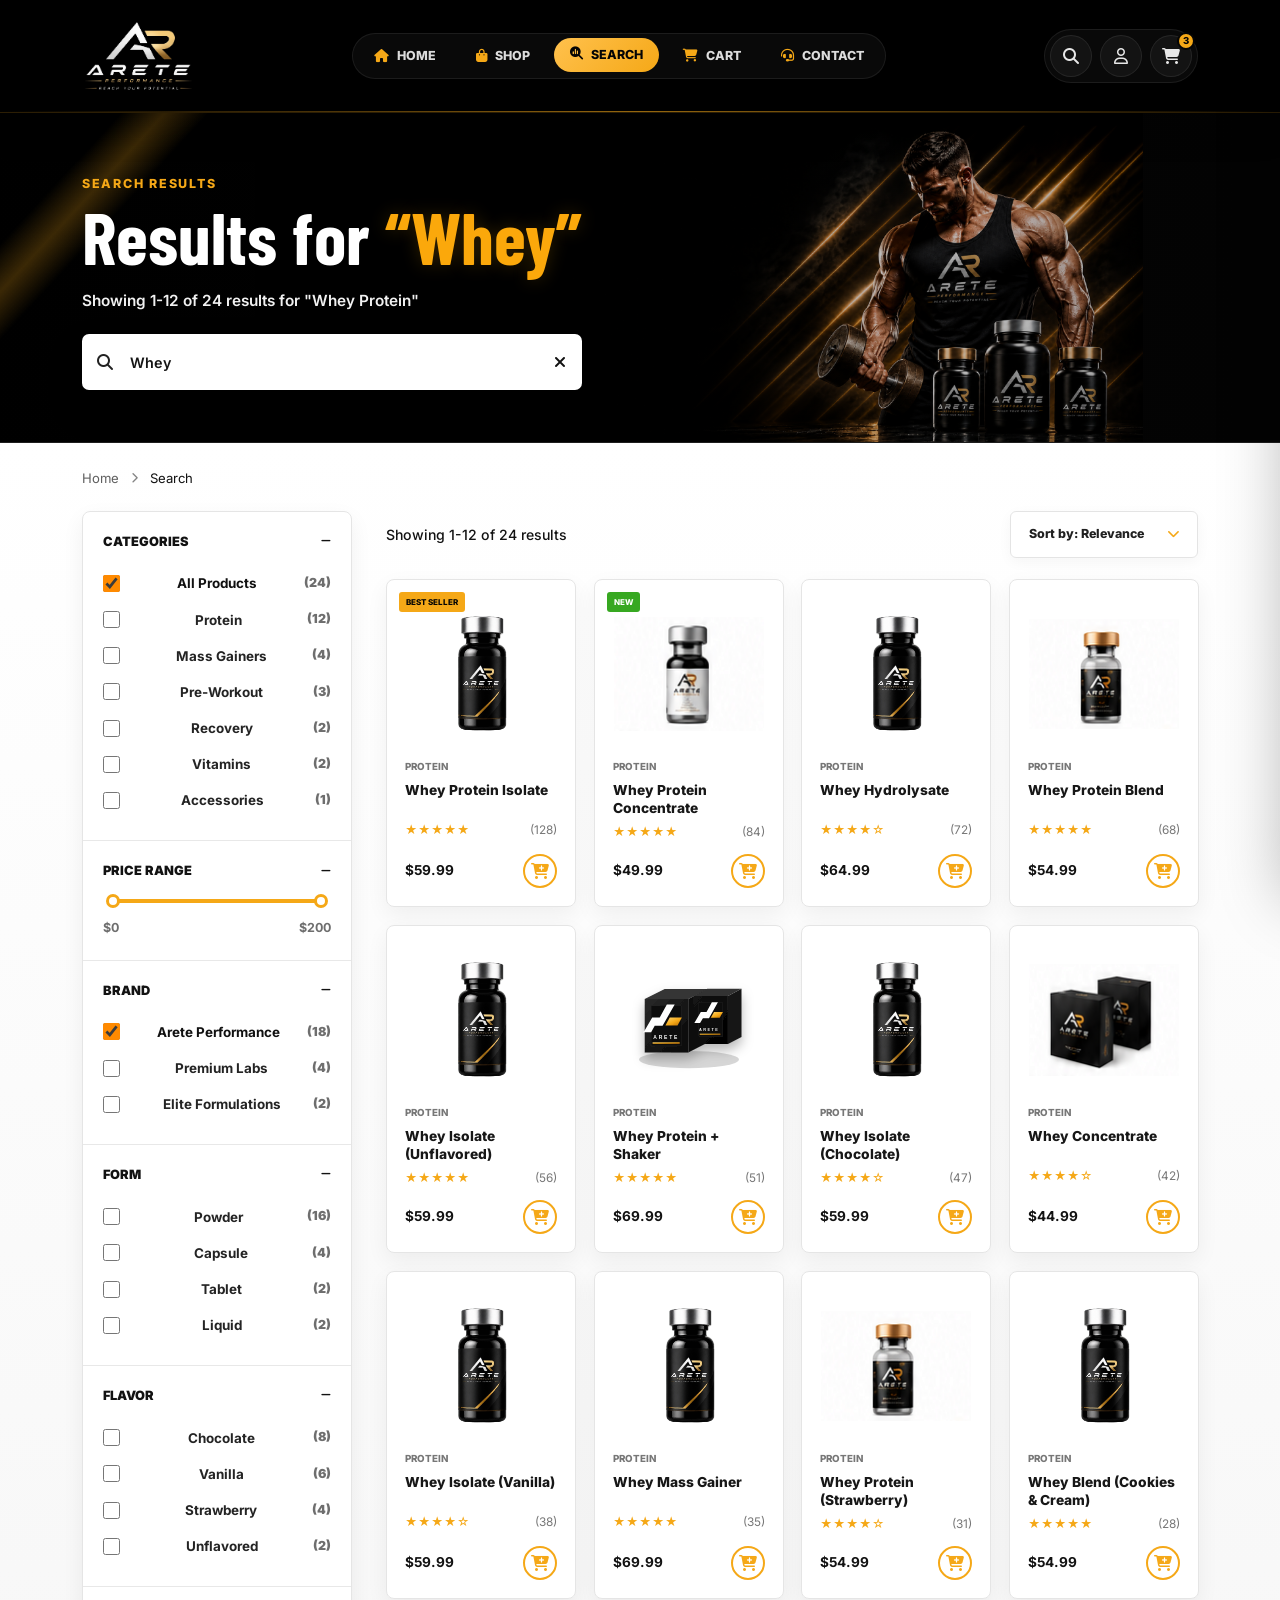
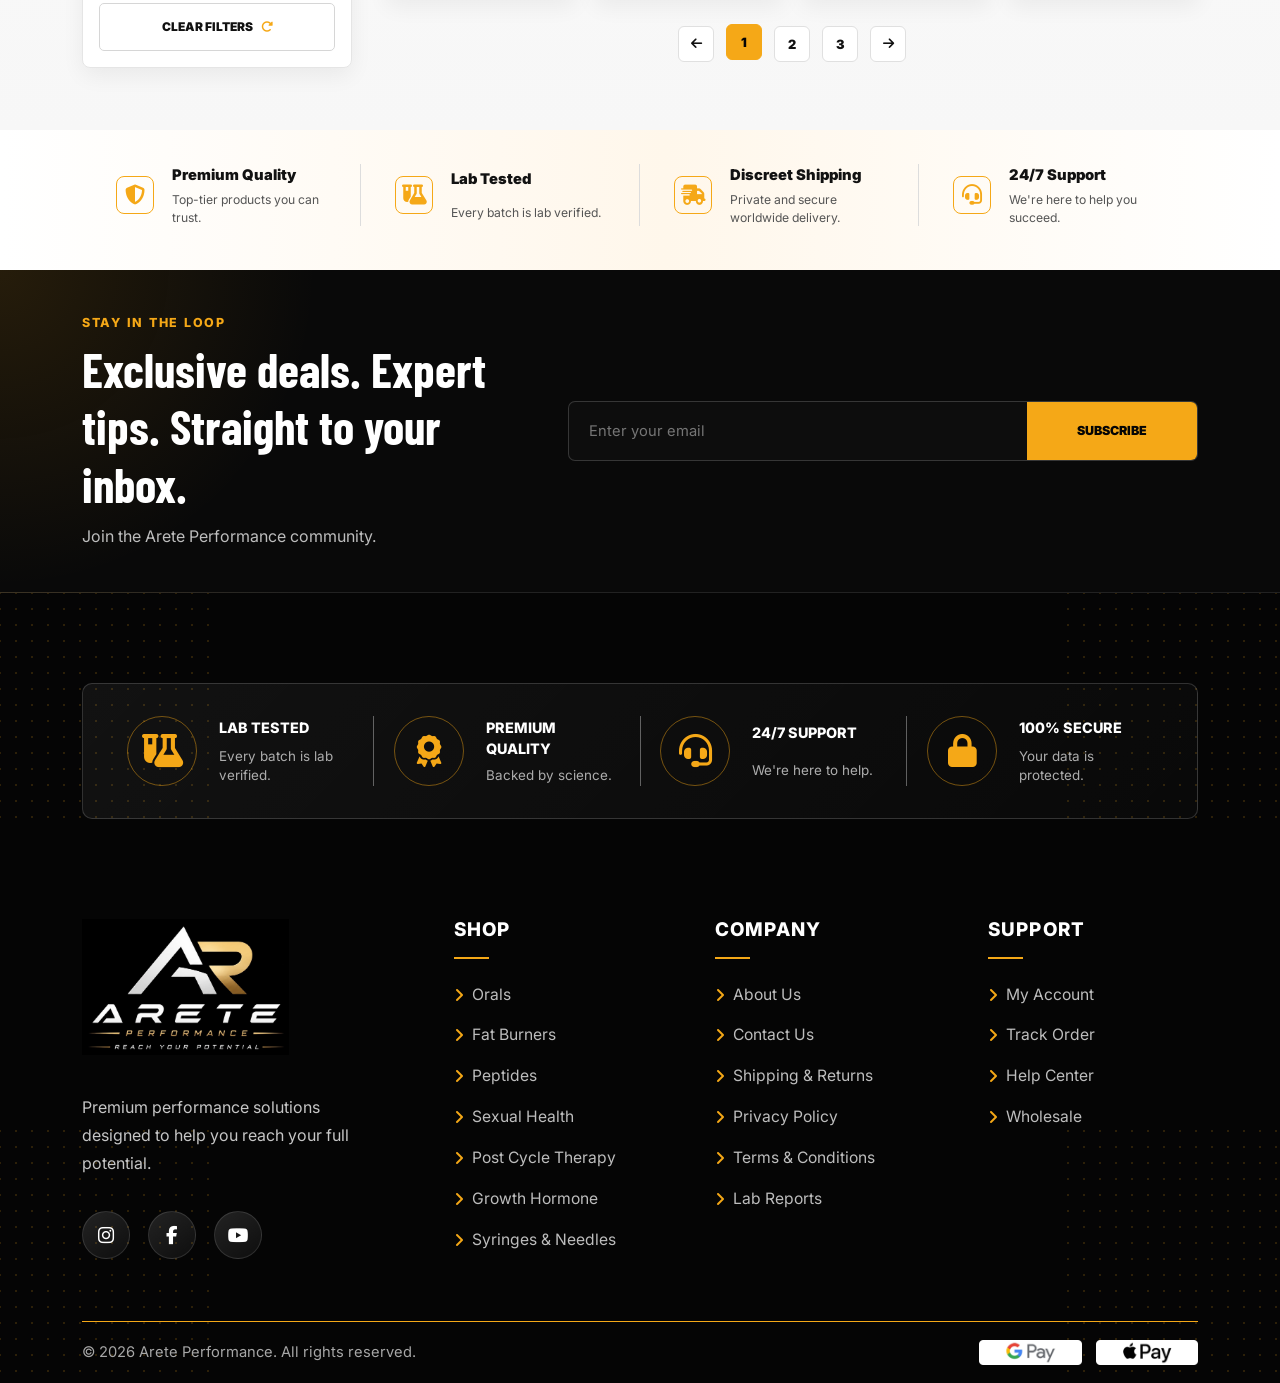
<file: search.html>
<!doctype html>
<html lang="en">
<head>
  <meta charset="utf-8">
  <meta name="viewport" content="width=device-width, initial-scale=1">
  <meta name="description" content="Search results for Arete Performance products.">
  <title>Search Results | Arete Performance</title>
  <link rel="preconnect" href="https://fonts.googleapis.com">
  <link rel="preconnect" href="https://fonts.gstatic.com" crossorigin>
  <link href="https://fonts.googleapis.com/css2?family=Barlow+Condensed:wght@600;700;800&family=Inter:wght@400;500;600;700;800&display=swap" rel="stylesheet">
  <link href="https://cdn.jsdelivr.net/npm/bootstrap@5.3.3/dist/css/bootstrap.min.css" rel="stylesheet">
  <link href="https://cdnjs.cloudflare.com/ajax/libs/font-awesome/6.7.2/css/all.min.css" rel="stylesheet">
  <link href="assets/css/style.css" rel="stylesheet">
</head>
<body class="search-page">
  <header class="site-header">
    <nav class="navbar navbar-expand-lg navbar-dark py-3">
      <div class="container">
        <a class="brand" href="index.html" aria-label="Arete Performance home"><img src="assets/images/logo/logo-transperent.png" alt="Arete Performance"></a>
        <button class="navbar-toggler border-0 shadow-none" type="button" data-bs-toggle="collapse" data-bs-target="#mainNav" aria-controls="mainNav" aria-expanded="false" aria-label="Toggle navigation">
          <span class="navbar-toggler-icon"></span>
        </button>
        <div class="collapse navbar-collapse" id="mainNav">
          <ul class="navbar-nav mx-auto gap-lg-2">
            <li class="nav-item"><a class="nav-link" href="index.html"><i class="fa-solid fa-house"></i><span>Home</span></a></li>
            <li class="nav-item"><a class="nav-link" href="shop.html"><i class="fa-solid fa-bag-shopping"></i><span>Shop</span></a></li>
            <li class="nav-item"><a class="nav-link active" href="search.html"><i class="fa-solid fa-magnifying-glass-chart"></i><span>Search</span></a></li>
            <li class="nav-item"><a class="nav-link" href="my-cart.html"><i class="fa-solid fa-cart-shopping"></i><span>Cart</span></a></li>
            <li class="nav-item"><a class="nav-link" href="index.html#contact"><i class="fa-solid fa-headset"></i><span>Contact</span></a></li>
          </ul>
          <div class="nav-actions d-flex align-items-center gap-2">
            <button class="icon-btn search-toggle" type="button" aria-label="Search products"><i class="fa-solid fa-magnifying-glass"></i></button>
            <button class="icon-btn" type="button" aria-label="Account"><i class="fa-regular fa-user"></i></button>
            <button class="icon-btn cart-btn" type="button" aria-label="Cart"><i class="fa-solid fa-cart-shopping"></i><span class="cart-count">2</span></button>
          </div>
        </div>
      </div>
    </nav>
  </header>

  <main>
    <section class="search-hero">
      <div class="container">
        <div class="search-hero-copy reveal-up">
          <p class="eyebrow">Search results</p>
          <h1>Results for <span>&ldquo;Whey&rdquo;</span></h1>
          <p>Showing 1-12 of 24 results for "Whey Protein"</p>
          <form class="search-hero-form">
            <label class="visually-hidden" for="searchQuery">Search query</label>
            <i class="fa-solid fa-magnifying-glass"></i>
            <input id="searchQuery" type="search" value="Whey" aria-label="Search query">
            <button type="button" aria-label="Clear search"><i class="fa-solid fa-xmark"></i></button>
          </form>
        </div>
      </div>
    </section>

    <section class="search-results-page section-space">
      <div class="container">
        <nav class="search-breadcrumb" aria-label="Breadcrumb"><a href="index.html">Home</a><i class="fa-solid fa-chevron-right"></i><span>Search</span></nav>
        <div class="shop-layout search-layout">
          <aside class="shop-sidebar search-sidebar reveal-on-scroll" aria-label="Search filters">
            <div class="filter-block collapsible-filter">
              <h2>Categories <i class="fa-solid fa-minus"></i></h2>
              <label><input type="checkbox" checked> All Products <strong>(24)</strong></label>
              <label><input type="checkbox"> Protein <strong>(12)</strong></label>
              <label><input type="checkbox"> Mass Gainers <strong>(4)</strong></label>
              <label><input type="checkbox"> Pre-Workout <strong>(3)</strong></label>
              <label><input type="checkbox"> Recovery <strong>(2)</strong></label>
              <label><input type="checkbox"> Vitamins <strong>(2)</strong></label>
              <label><input type="checkbox"> Accessories <strong>(1)</strong></label>
            </div>
            <div class="filter-block collapsible-filter">
              <h2>Price Range <i class="fa-solid fa-minus"></i></h2>
              <div class="price-range"><span></span></div>
              <div class="price-values"><strong>$0</strong><strong>$200</strong></div>
            </div>
            <div class="filter-block collapsible-filter">
              <h2>Brand <i class="fa-solid fa-minus"></i></h2>
              <label><input type="checkbox" checked> Arete Performance <strong>(18)</strong></label>
              <label><input type="checkbox"> Premium Labs <strong>(4)</strong></label>
              <label><input type="checkbox"> Elite Formulations <strong>(2)</strong></label>
            </div>
            <div class="filter-block collapsible-filter">
              <h2>Form <i class="fa-solid fa-minus"></i></h2>
              <label><input type="checkbox"> Powder <strong>(16)</strong></label>
              <label><input type="checkbox"> Capsule <strong>(4)</strong></label>
              <label><input type="checkbox"> Tablet <strong>(2)</strong></label>
              <label><input type="checkbox"> Liquid <strong>(2)</strong></label>
            </div>
            <div class="filter-block collapsible-filter">
              <h2>Flavor <i class="fa-solid fa-minus"></i></h2>
              <label><input type="checkbox"> Chocolate <strong>(8)</strong></label>
              <label><input type="checkbox"> Vanilla <strong>(6)</strong></label>
              <label><input type="checkbox"> Strawberry <strong>(4)</strong></label>
              <label><input type="checkbox"> Unflavored <strong>(2)</strong></label>
            </div>
            <button class="clear-filters light-clear" type="button">Clear filters <i class="fa-solid fa-rotate-right"></i></button>
          </aside>

          <div class="shop-products">
            <div class="shop-toolbar reveal-on-scroll">
              <p>Showing 1-12 of 24 results</p>
              <button type="button">Sort by: Relevance <i class="fa-solid fa-chevron-down"></i></button>
            </div>
            <div class="shop-grid reveal-group">
              <article class="shop-product-card product-card" data-product-id="whey-protein-isolate"><span class="tag">Best seller</span><img src="assets/images/product-bottle.png" alt="Whey Protein Isolate"><small>Protein</small><h3>Whey Protein Isolate</h3><div class="rating">&#9733;&#9733;&#9733;&#9733;&#9733; <span>(128)</span></div><div><strong>$59.99</strong><button aria-label="Add Whey Protein Isolate to cart"><i class="fa-solid fa-cart-plus"></i></button></div></article>
              <article class="shop-product-card product-card bottle-silver" data-product-id="whey-protein-concentrate"><span class="tag tag-green">New</span><img src="assets/images/categories-imgs/peptides.png" alt="Whey Protein Concentrate"><small>Protein</small><h3>Whey Protein Concentrate</h3><div class="rating">&#9733;&#9733;&#9733;&#9733;&#9733; <span>(84)</span></div><div><strong>$49.99</strong><button aria-label="Add Whey Protein Concentrate to cart"><i class="fa-solid fa-cart-plus"></i></button></div></article>
              <article class="shop-product-card product-card" data-product-id="whey-hydrolysate"><img src="assets/images/product-bottle.png" alt="Whey Hydrolysate"><small>Protein</small><h3>Whey Hydrolysate</h3><div class="rating">&#9733;&#9733;&#9733;&#9733;&#9734; <span>(72)</span></div><div><strong>$64.99</strong><button aria-label="Add Whey Hydrolysate to cart"><i class="fa-solid fa-cart-plus"></i></button></div></article>
              <article class="shop-product-card product-card bottle-gold" data-product-id="whey-protein-blend"><img src="assets/images/categories-imgs/orals.png" alt="Whey Protein Blend"><small>Protein</small><h3>Whey Protein Blend</h3><div class="rating">&#9733;&#9733;&#9733;&#9733;&#9733; <span>(68)</span></div><div><strong>$54.99</strong><button aria-label="Add Whey Protein Blend to cart"><i class="fa-solid fa-cart-plus"></i></button></div></article>
              <article class="shop-product-card product-card" data-product-id="whey-isolate-unflavored"><img src="assets/images/product-bottle.png" alt="Whey Isolate Unflavored"><small>Protein</small><h3>Whey Isolate (Unflavored)</h3><div class="rating">&#9733;&#9733;&#9733;&#9733;&#9733; <span>(56)</span></div><div><strong>$59.99</strong><button aria-label="Add Whey Isolate Unflavored to cart"><i class="fa-solid fa-cart-plus"></i></button></div></article>
              <article class="shop-product-card product-card" data-product-id="whey-protein-shaker"><img src="assets/images/category-boxes.svg" alt="Whey Protein and Shaker"><small>Protein</small><h3>Whey Protein + Shaker</h3><div class="rating">&#9733;&#9733;&#9733;&#9733;&#9733; <span>(51)</span></div><div><strong>$69.99</strong><button aria-label="Add Whey Protein and Shaker to cart"><i class="fa-solid fa-cart-plus"></i></button></div></article>
              <article class="shop-product-card product-card" data-product-id="whey-isolate-chocolate"><img src="assets/images/product-bottle.png" alt="Whey Isolate Chocolate"><small>Protein</small><h3>Whey Isolate (Chocolate)</h3><div class="rating">&#9733;&#9733;&#9733;&#9733;&#9734; <span>(47)</span></div><div><strong>$59.99</strong><button aria-label="Add Whey Isolate Chocolate to cart"><i class="fa-solid fa-cart-plus"></i></button></div></article>
              <article class="shop-product-card product-card" data-product-id="whey-concentrate"><img src="assets/images/categories-imgs/sexual-health.png" alt="Whey Concentrate"><small>Protein</small><h3>Whey Concentrate</h3><div class="rating">&#9733;&#9733;&#9733;&#9733;&#9734; <span>(42)</span></div><div><strong>$44.99</strong><button aria-label="Add Whey Concentrate to cart"><i class="fa-solid fa-cart-plus"></i></button></div></article>
              <article class="shop-product-card product-card" data-product-id="whey-isolate-vanilla"><img src="assets/images/product-bottle.png" alt="Whey Isolate Vanilla"><small>Protein</small><h3>Whey Isolate (Vanilla)</h3><div class="rating">&#9733;&#9733;&#9733;&#9733;&#9734; <span>(38)</span></div><div><strong>$59.99</strong><button aria-label="Add Whey Isolate Vanilla to cart"><i class="fa-solid fa-cart-plus"></i></button></div></article>
              <article class="shop-product-card product-card" data-product-id="whey-mass-gainer"><img src="assets/images/product-bottle.png" alt="Whey Mass Gainer"><small>Protein</small><h3>Whey Mass Gainer</h3><div class="rating">&#9733;&#9733;&#9733;&#9733;&#9733; <span>(35)</span></div><div><strong>$69.99</strong><button aria-label="Add Whey Mass Gainer to cart"><i class="fa-solid fa-cart-plus"></i></button></div></article>
              <article class="shop-product-card product-card bottle-silver" data-product-id="whey-protein-strawberry"><img src="assets/images/categories-imgs/orals.png" alt="Whey Protein Strawberry"><small>Protein</small><h3>Whey Protein (Strawberry)</h3><div class="rating">&#9733;&#9733;&#9733;&#9733;&#9734; <span>(31)</span></div><div><strong>$54.99</strong><button aria-label="Add Whey Protein Strawberry to cart"><i class="fa-solid fa-cart-plus"></i></button></div></article>
              <article class="shop-product-card product-card" data-product-id="whey-blend-cookies"><img src="assets/images/product-bottle.png" alt="Whey Blend Cookies and Cream"><small>Protein</small><h3>Whey Blend (Cookies &amp; Cream)</h3><div class="rating">&#9733;&#9733;&#9733;&#9733;&#9733; <span>(28)</span></div><div><strong>$54.99</strong><button aria-label="Add Whey Blend Cookies and Cream to cart"><i class="fa-solid fa-cart-plus"></i></button></div></article>
            </div>

            <nav class="search-pagination" aria-label="Search results pages">
              <a href="search.html" aria-label="Previous page"><i class="fa-solid fa-arrow-left"></i></a>
              <a class="active" href="search.html">1</a>
              <a href="search.html?page=2">2</a>
              <a href="search.html?page=3">3</a>
              <a href="search.html?page=2" aria-label="Next page"><i class="fa-solid fa-arrow-right"></i></a>
            </nav>
          </div>
        </div>
      </div>
    </section>

    <section class="shop-trust">
      <div class="container">
        <div class="shop-trust-grid">
          <div><i class="fa-solid fa-shield-halved"></i><strong>Premium Quality</strong><span>Top-tier products you can trust.</span></div>
          <div><i class="fa-solid fa-flask-vial"></i><strong>Lab Tested</strong><span>Every batch is lab verified.</span></div>
          <div><i class="fa-solid fa-truck-fast"></i><strong>Discreet Shipping</strong><span>Private and secure worldwide delivery.</span></div>
          <div><i class="fa-solid fa-headset"></i><strong>24/7 Support</strong><span>We're here to help you succeed.</span></div>
        </div>
      </div>
    </section>

    <section class="shop-newsletter">
      <div class="container">
        <div class="shop-newsletter-inner">
          <div>
            <p class="eyebrow">Stay in the loop</p>
            <h2>Exclusive deals. Expert tips. Straight to your inbox.</h2>
            <p>Join the Arete Performance community.</p>
          </div>
          <form class="newsletter">
            <label class="visually-hidden" for="searchNewsletter">Email</label>
            <input id="searchNewsletter" type="email" placeholder="Enter your email" required>
            <button type="submit">Subscribe</button>
          </form>
        </div>
      </div>
    </section>

    <div class="site-footer">
      <div class="container">
        <div class="footer-feature-strip">
          <div><i class="fa-solid fa-flask-vial"></i><strong>Lab Tested</strong><span>Every batch is lab verified.</span></div>
          <div><i class="fa-solid fa-award"></i><strong>Premium Quality</strong><span>Backed by science.</span></div>
          <div><i class="fa-solid fa-headset"></i><strong>24/7 Support</strong><span>We're here to help.</span></div>
          <div><i class="fa-solid fa-lock"></i><strong>100% Secure</strong><span>Your data is protected.</span></div>
        </div>
      </div>
    </div>
  </main>

  <footer class="site-footer" id="contact">
    <div class="container">
      <div class="footer-main">
        <div class="footer-brand-block">
          <a class="brand footer-brand" href="index.html#home"><img src="assets/images/logo/logo.png" alt="Arete Performance"></a>
          <p class="footer-copy">Premium performance solutions designed to help you reach your full potential.</p>
          <div class="socials"><a href="https://www.instagram.com/" target="_blank" rel="noopener" aria-label="Instagram"><i class="fa-brands fa-instagram"></i></a><a href="https://www.facebook.com/" target="_blank" rel="noopener" aria-label="Facebook"><i class="fa-brands fa-facebook-f"></i></a><a href="https://www.youtube.com/" target="_blank" rel="noopener" aria-label="Youtube"><i class="fa-brands fa-youtube"></i></a></div>
        </div>
        <div class="footer-links">
          <h3>Shop</h3>
          <a href="shop.html#orals">Orals</a><a href="shop.html#fat-burners">Fat Burners</a><a href="shop.html#peptides">Peptides</a><a href="shop.html#sexual-health">Sexual Health</a><a href="shop.html#post-cycle-therapy">Post Cycle Therapy</a><a href="shop.html#hormones">Growth Hormone</a><a href="shop.html#syringes-needles">Syringes &amp; Needles</a>
        </div>
        <div class="footer-links">
          <h3>Company</h3>
          <a href="index.html#about">About Us</a><a href="index.html#contact">Contact Us</a><a href="checkout.html">Shipping &amp; Returns</a><a href="index.html#contact">Privacy Policy</a><a href="index.html#contact">Terms &amp; Conditions</a><a href="product-detail.html#description">Lab Reports</a>
        </div>
        <div class="footer-links">
          <h3>Support</h3>
          <a href="my-cart.html">My Account</a><a href="order-success.html#orderDetails">Track Order</a><a href="index.html#contact">Help Center</a><a href="shop.html">Wholesale</a>
        </div>
        <!-- <div class="footer-newsletter">
          <h3>Newsletter</h3>
          <p>Get special offers, free giveaways and once-in-a-lifetime deals.</p>
          <form class="newsletter"><label class="visually-hidden" for="email">Email</label><input id="email" type="email" placeholder="Enter your email" required><button type="submit" aria-label="Subscribe"><i class="fa-solid fa-arrow-right"></i></button></form>
          <div class="footer-assurance"><i class="fa-solid fa-cube"></i><div><strong>Discreet Shipping</strong><span>Private &amp; secure delivery</span></div></div>
          <div class="footer-assurance"><i class="fa-solid fa-shield-halved"></i><div><strong>Secure Payments</strong><span>100% secure &amp; trusted</span></div></div>
        </div> -->
      </div>
      <div class="footer-bottom"><span>&copy; 2026 Arete Performance. All rights reserved.</span><div class="payment-badges" aria-label="Accepted payment methods"><span class="payment-image"><img src="assets/images/google-pay.webp" alt="Google Pay"></span><span class="payment-image"><img src="assets/images/apple-pay.webp" alt="Apple Pay"></span></div></div>
    </div>
  </footer>

  <div class="search-panel" aria-hidden="true">
    <button class="panel-close search-close" type="button" aria-label="Close search"><i class="fa-solid fa-xmark"></i></button>
    <div class="search-box">
      <p class="eyebrow">Search products</p>
      <form class="search-form">
        <label class="visually-hidden" for="siteSearch">Search</label>
        <input id="siteSearch" type="search" placeholder="Search Orals, Peptides, HGH..." autocomplete="off">
        <button type="submit"><i class="fa-solid fa-magnifying-glass"></i></button>
      </form>
      <div class="search-results" aria-live="polite"></div>
    </div>
  </div>

  <div class="cart-overlay" aria-hidden="true"></div>
  <aside class="cart-drawer" aria-hidden="true" aria-label="Shopping cart">
    <div class="cart-head">
      <div><p class="eyebrow">Your cart</p><h2>Shopping Cart</h2></div>
      <button class="panel-close cart-close" type="button" aria-label="Close cart"><i class="fa-solid fa-xmark"></i></button>
    </div>
    <div class="cart-items"></div>
    <div class="cart-empty">Your cart is empty.</div>
    <div class="cart-summary">
      <div><span>Subtotal</span><strong class="cart-subtotal">$0.00</strong></div>
      <p>Taxes and shipping calculated at checkout.</p>
      <button class="btn btn-gold w-100" type="button">Checkout <i class="fa-solid fa-arrow-right"></i></button>
    </div>
  </aside>

  <div class="toast-container position-fixed bottom-0 end-0 p-3"><div id="cartToast" class="toast" role="status"><div class="toast-body">Product added to your cart.</div></div></div>
  <script src="https://cdn.jsdelivr.net/npm/bootstrap@5.3.3/dist/js/bootstrap.bundle.min.js"></script>
  <script src="assets/js/main.js"></script>
</body>
</html>
</file>
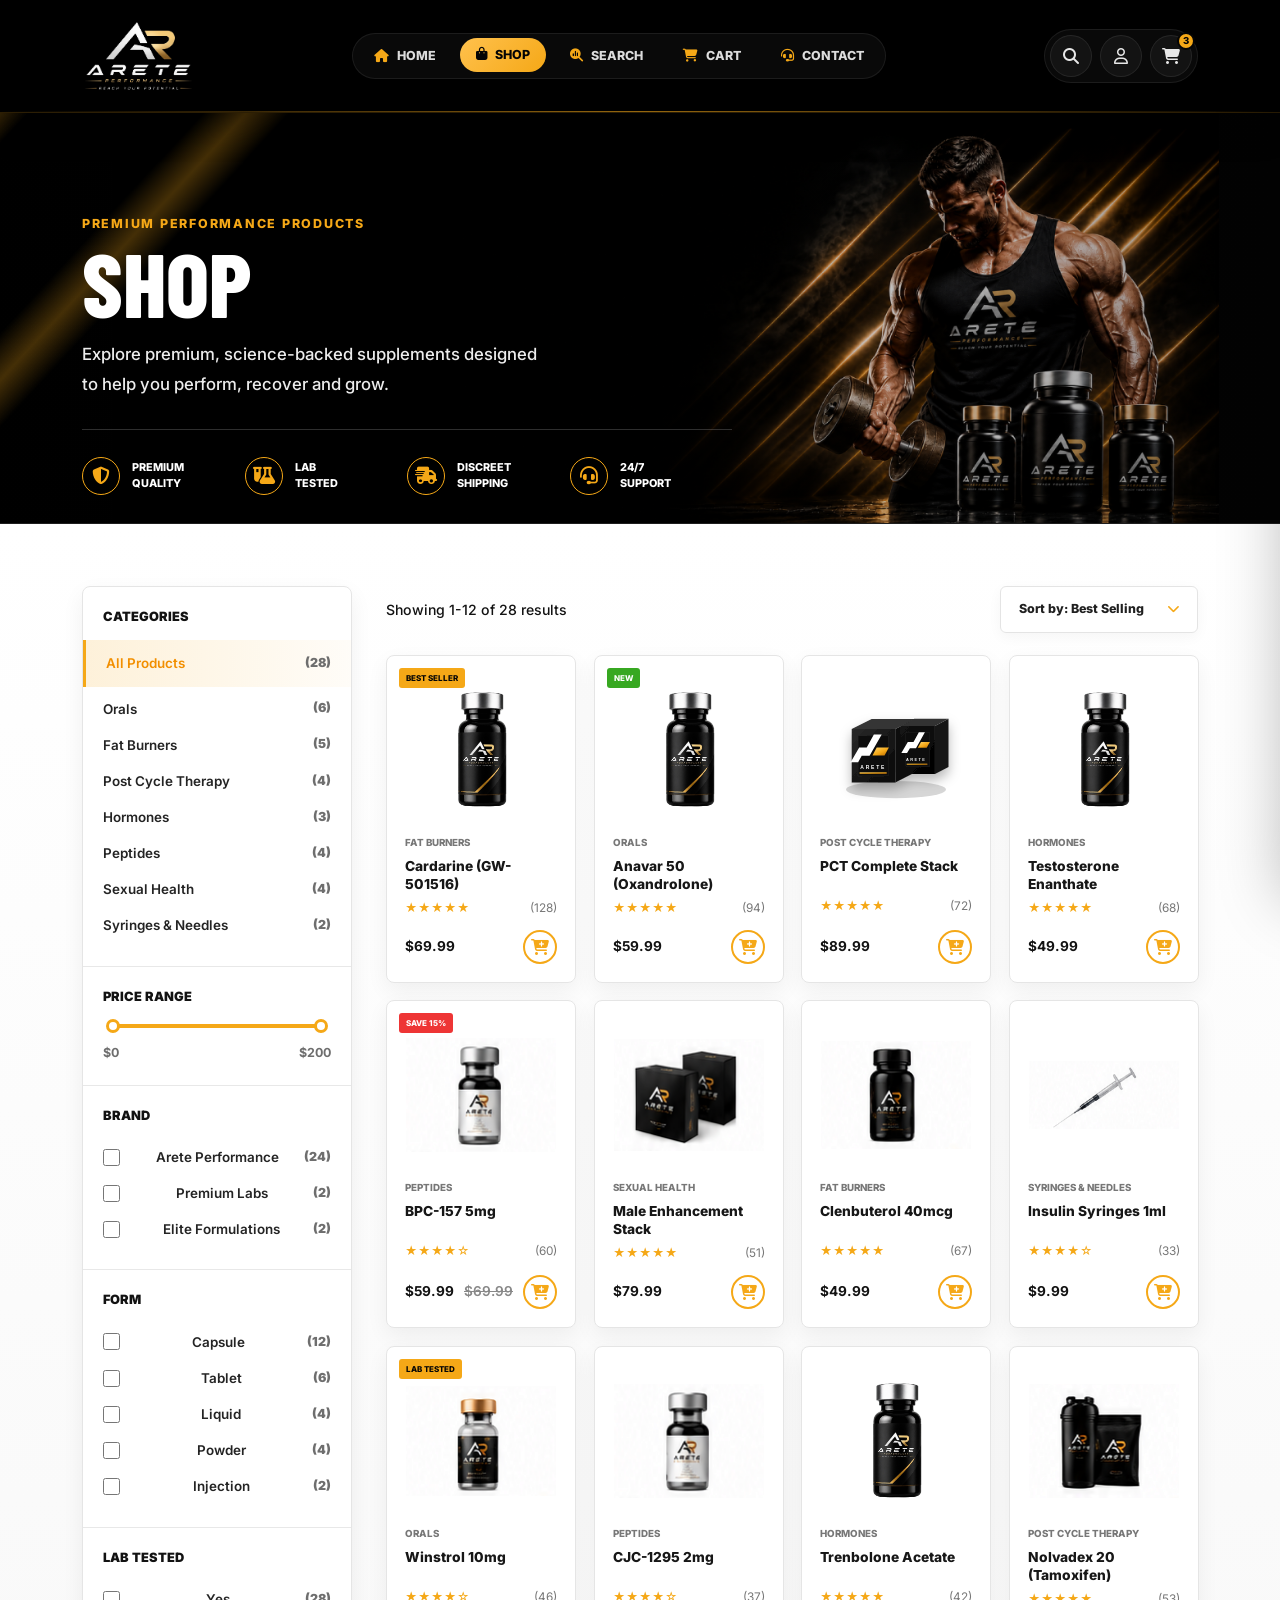
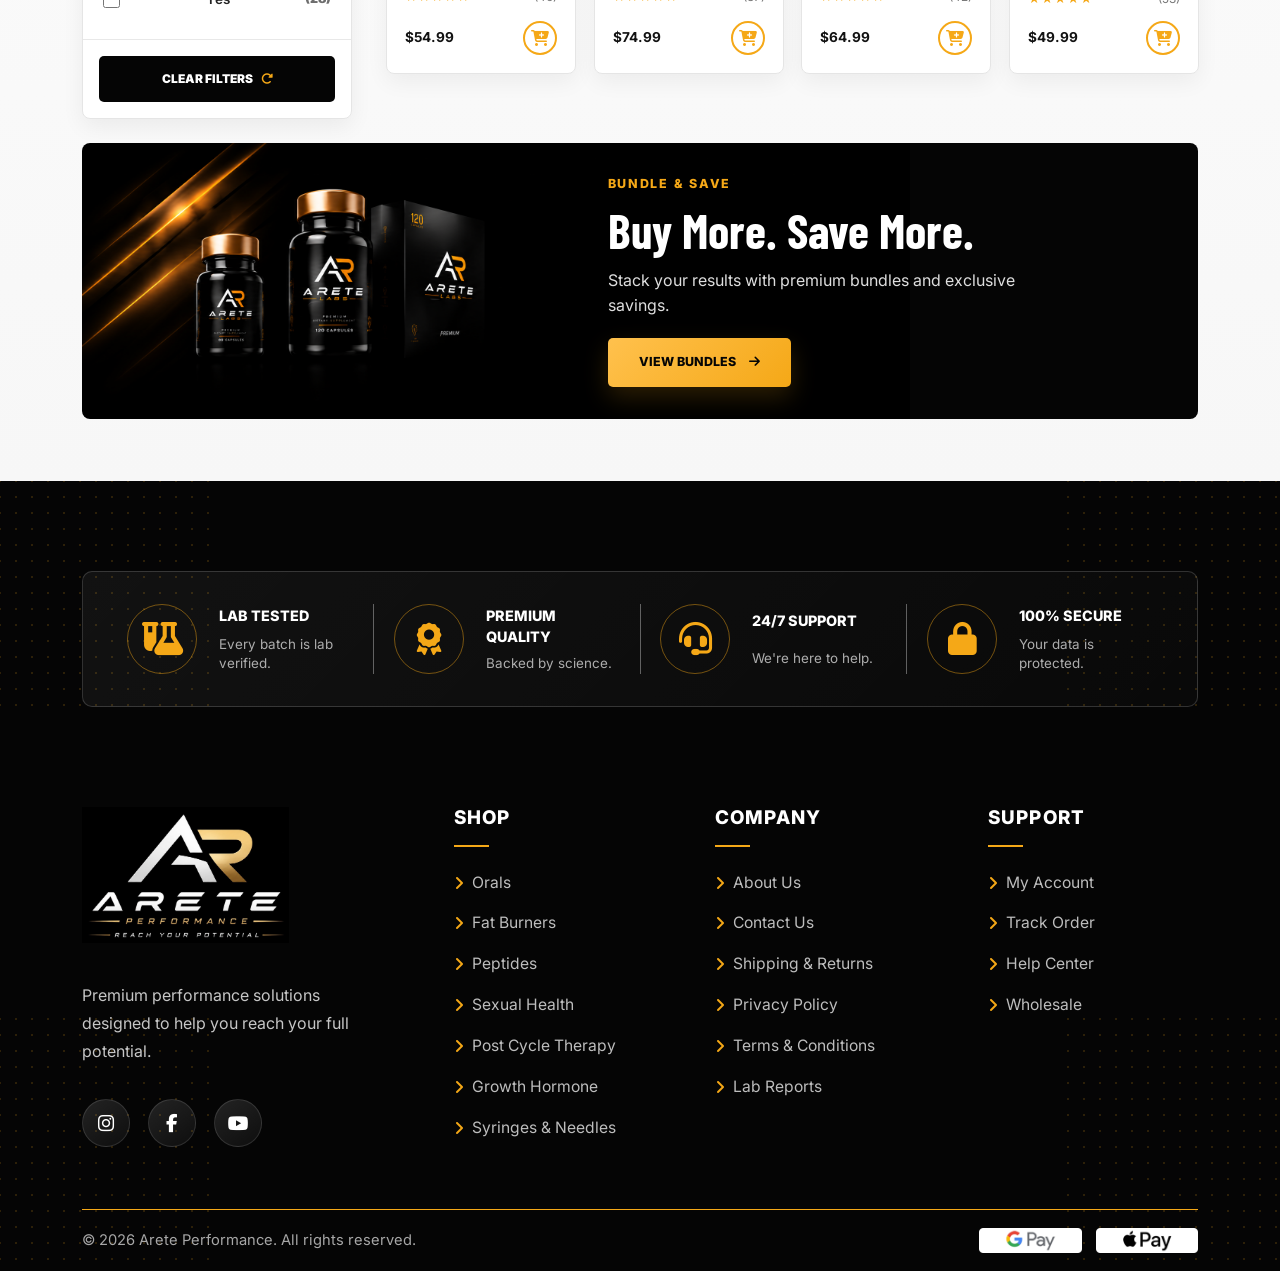
<file: shop.html>
<!doctype html>
<html lang="en">
<head>
  <meta charset="utf-8">
  <meta name="viewport" content="width=device-width, initial-scale=1">
  <meta name="description" content="Shop Arete Performance premium performance products.">
  <title>Shop | Arete Performance</title>
  <link rel="preconnect" href="https://fonts.googleapis.com">
  <link rel="preconnect" href="https://fonts.gstatic.com" crossorigin>
  <link href="https://fonts.googleapis.com/css2?family=Barlow+Condensed:wght@600;700;800&family=Inter:wght@400;500;600;700;800&display=swap" rel="stylesheet">
  <link href="https://cdn.jsdelivr.net/npm/bootstrap@5.3.3/dist/css/bootstrap.min.css" rel="stylesheet">
  <link href="https://cdnjs.cloudflare.com/ajax/libs/font-awesome/6.7.2/css/all.min.css" rel="stylesheet">
  <link href="assets/css/style.css" rel="stylesheet">
</head>
<body class="shop-page">
  <header class="site-header">
    <nav class="navbar navbar-expand-lg navbar-dark py-3">
      <div class="container">
        <a class="brand" href="index.html" aria-label="Arete Performance home"><img src="assets/images/logo/logo-transperent.png" alt="Arete Performance"></a>
        <button class="navbar-toggler border-0 shadow-none" type="button" data-bs-toggle="collapse" data-bs-target="#mainNav" aria-controls="mainNav" aria-expanded="false" aria-label="Toggle navigation">
          <span class="navbar-toggler-icon"></span>
        </button>
        <div class="collapse navbar-collapse" id="mainNav">
          <ul class="navbar-nav mx-auto gap-lg-2">
            <li class="nav-item"><a class="nav-link" href="index.html"><i class="fa-solid fa-house"></i><span>Home</span></a></li>
            <li class="nav-item"><a class="nav-link active" href="shop.html"><i class="fa-solid fa-bag-shopping"></i><span>Shop</span></a></li>
            <li class="nav-item"><a class="nav-link" href="search.html"><i class="fa-solid fa-magnifying-glass-chart"></i><span>Search</span></a></li>
            <li class="nav-item"><a class="nav-link" href="my-cart.html"><i class="fa-solid fa-cart-shopping"></i><span>Cart</span></a></li>
            <li class="nav-item"><a class="nav-link" href="index.html#contact"><i class="fa-solid fa-headset"></i><span>Contact</span></a></li>
          </ul>
          <div class="nav-actions d-flex align-items-center gap-2">
            <button class="icon-btn search-toggle" type="button" aria-label="Search products"><i class="fa-solid fa-magnifying-glass"></i></button>
            <button class="icon-btn" type="button" aria-label="Account"><i class="fa-regular fa-user"></i></button>
            <button class="icon-btn cart-btn" type="button" aria-label="Cart"><i class="fa-solid fa-cart-shopping"></i><span class="cart-count">2</span></button>
          </div>
        </div>
      </div>
    </nav>
  </header>

  <main>
    <section class="shop-hero">
      <div class="container">
        <div class="shop-hero-inner">
          <div class="shop-hero-copy reveal-up">
            <p class="eyebrow">Premium performance products</p>
            <h1>Shop</h1>
            <p>Explore premium, science-backed supplements designed to help you perform, recover and grow.</p>
          </div>
          <div class="shop-hero-features reveal-up delay-2">
            <div><i class="fa-solid fa-shield-halved"></i><span>Premium<br>quality</span></div>
            <div><i class="fa-solid fa-flask-vial"></i><span>Lab<br>tested</span></div>
            <div><i class="fa-solid fa-truck-fast"></i><span>Discreet<br>shipping</span></div>
            <div><i class="fa-solid fa-headset"></i><span>24/7<br>support</span></div>
          </div>
        </div>
      </div>
    </section>

    <section class="shop-catalog section-space">
      <div class="container">
        <div class="shop-layout">
          <aside class="shop-sidebar reveal-on-scroll" aria-label="Shop filters">
            <div class="filter-block">
              <h2>Categories</h2>
              <a class="active" href="shop.html"><span>All Products</span><strong>(28)</strong></a>
              <a href="shop.html#orals"><span>Orals</span><strong>(6)</strong></a>
              <a href="shop.html#fat-burners"><span>Fat Burners</span><strong>(5)</strong></a>
              <a href="shop.html#post-cycle-therapy"><span>Post Cycle Therapy</span><strong>(4)</strong></a>
              <a href="shop.html#hormones"><span>Hormones</span><strong>(3)</strong></a>
              <a href="shop.html#peptides"><span>Peptides</span><strong>(4)</strong></a>
              <a href="shop.html#sexual-health"><span>Sexual Health</span><strong>(4)</strong></a>
              <a href="shop.html#syringes-needles"><span>Syringes &amp; Needles</span><strong>(2)</strong></a>
            </div>
            <div class="filter-block">
              <h2>Price Range</h2>
              <div class="price-range"><span></span></div>
              <div class="price-values"><strong>$0</strong><strong>$200</strong></div>
            </div>
            <div class="filter-block">
              <h2>Brand</h2>
              <label><input type="checkbox"> Arete Performance <strong>(24)</strong></label>
              <label><input type="checkbox"> Premium Labs <strong>(2)</strong></label>
              <label><input type="checkbox"> Elite Formulations <strong>(2)</strong></label>
            </div>
            <div class="filter-block">
              <h2>Form</h2>
              <label><input type="checkbox"> Capsule <strong>(12)</strong></label>
              <label><input type="checkbox"> Tablet <strong>(6)</strong></label>
              <label><input type="checkbox"> Liquid <strong>(4)</strong></label>
              <label><input type="checkbox"> Powder <strong>(4)</strong></label>
              <label><input type="checkbox"> Injection <strong>(2)</strong></label>
            </div>
            <div class="filter-block">
              <h2>Lab Tested</h2>
              <label><input type="checkbox"> Yes <strong>(28)</strong></label>
            </div>
            <button class="clear-filters" type="button">Clear filters <i class="fa-solid fa-rotate-right"></i></button>
          </aside>

          <div class="shop-products">
            <div class="shop-toolbar reveal-on-scroll">
              <p>Showing 1-12 of 28 results</p>
              <button type="button">Sort by: Best Selling <i class="fa-solid fa-chevron-down"></i></button>
            </div>
            <div class="shop-grid reveal-group">
              <article class="shop-product-card product-card" data-product-id="cardarine"><span class="tag">Best seller</span><img src="assets/images/product-bottle.png" alt="Cardarine"><small>Fat Burners</small><h3>Cardarine (GW-501516)</h3><div class="rating">&#9733;&#9733;&#9733;&#9733;&#9733; <span>(128)</span></div><div><strong>$69.99</strong><button aria-label="Add Cardarine to cart"><i class="fa-solid fa-cart-plus"></i></button></div></article>
              <article class="shop-product-card product-card bottle-gold" data-product-id="anavar-50"><span class="tag tag-green">New</span><img src="assets/images/product-bottle.png" alt="Anavar 50"><small>Orals</small><h3>Anavar 50 (Oxandrolone)</h3><div class="rating">&#9733;&#9733;&#9733;&#9733;&#9733; <span>(94)</span></div><div><strong>$59.99</strong><button aria-label="Add Anavar 50 to cart"><i class="fa-solid fa-cart-plus"></i></button></div></article>
              <article class="shop-product-card product-card" data-product-id="pct-complete-stack"><img src="assets/images/category-boxes.svg" alt="PCT complete stack"><small>Post Cycle Therapy</small><h3>PCT Complete Stack</h3><div class="rating">&#9733;&#9733;&#9733;&#9733;&#9733; <span>(72)</span></div><div><strong>$89.99</strong><button aria-label="Add PCT Complete Stack to cart"><i class="fa-solid fa-cart-plus"></i></button></div></article>
              <article class="shop-product-card product-card" data-product-id="testosterone-enanthate"><img src="assets/images/product-bottle.png" alt="Testosterone Enanthate"><small>Hormones</small><h3>Testosterone Enanthate</h3><div class="rating">&#9733;&#9733;&#9733;&#9733;&#9733; <span>(68)</span></div><div><strong>$49.99</strong><button aria-label="Add Testosterone Enanthate to cart"><i class="fa-solid fa-cart-plus"></i></button></div></article>
              <article class="shop-product-card product-card bottle-silver" data-product-id="bpc-157"><span class="tag tag-red">Save 15%</span><img src="assets/images/categories-imgs/peptides.png" alt="BPC-157"><small>Peptides</small><h3>BPC-157 5mg</h3><div class="rating">&#9733;&#9733;&#9733;&#9733;&#9734; <span>(60)</span></div><div><strong>$59.99 <del>$69.99</del></strong><button aria-label="Add BPC-157 to cart"><i class="fa-solid fa-cart-plus"></i></button></div></article>
              <article class="shop-product-card product-card" data-product-id="male-enhancement-stack"><img src="assets/images/categories-imgs/sexual-health.png" alt="Male enhancement stack"><small>Sexual Health</small><h3>Male Enhancement Stack</h3><div class="rating">&#9733;&#9733;&#9733;&#9733;&#9733; <span>(51)</span></div><div><strong>$79.99</strong><button aria-label="Add Male Enhancement Stack to cart"><i class="fa-solid fa-cart-plus"></i></button></div></article>
              <article class="shop-product-card product-card bottle-gold" data-product-id="clenbuterol"><img src="assets/images/categories-imgs/fat-burrners.png" alt="Clenbuterol"><small>Fat Burners</small><h3>Clenbuterol 40mcg</h3><div class="rating">&#9733;&#9733;&#9733;&#9733;&#9733; <span>(67)</span></div><div><strong>$49.99</strong><button aria-label="Add Clenbuterol to cart"><i class="fa-solid fa-cart-plus"></i></button></div></article>
              <article class="shop-product-card product-card" data-product-id="insulin-syringes"><img src="assets/images/categories-imgs/injection.png" alt="Insulin syringes"><small>Syringes &amp; Needles</small><h3>Insulin Syringes 1ml</h3><div class="rating">&#9733;&#9733;&#9733;&#9733;&#9734; <span>(33)</span></div><div><strong>$9.99</strong><button aria-label="Add Insulin Syringes to cart"><i class="fa-solid fa-cart-plus"></i></button></div></article>
              <article class="shop-product-card product-card" data-product-id="winstrol"><span class="tag">Lab tested</span><img src="assets/images/categories-imgs/orals.png" alt="Winstrol"><small>Orals</small><h3>Winstrol 10mg</h3><div class="rating">&#9733;&#9733;&#9733;&#9733;&#9734; <span>(46)</span></div><div><strong>$54.99</strong><button aria-label="Add Winstrol to cart"><i class="fa-solid fa-cart-plus"></i></button></div></article>
              <article class="shop-product-card product-card bottle-silver" data-product-id="cjc-1295"><img src="assets/images/categories-imgs/peptides.png" alt="CJC-1295"><small>Peptides</small><h3>CJC-1295 2mg</h3><div class="rating">&#9733;&#9733;&#9733;&#9733;&#9734; <span>(37)</span></div><div><strong>$74.99</strong><button aria-label="Add CJC-1295 to cart"><i class="fa-solid fa-cart-plus"></i></button></div></article>
              <article class="shop-product-card product-card bottle-gold" data-product-id="trenbolone-acetate"><img src="assets/images/product-bottle.png" alt="Trenbolone Acetate"><small>Hormones</small><h3>Trenbolone Acetate</h3><div class="rating">&#9733;&#9733;&#9733;&#9733;&#9733; <span>(42)</span></div><div><strong>$64.99</strong><button aria-label="Add Trenbolone Acetate to cart"><i class="fa-solid fa-cart-plus"></i></button></div></article>
              <article class="shop-product-card product-card bottle-silver" data-product-id="nolvadex-20"><img src="assets/images/categories-imgs/post-cycle-therapy.png" alt="Nolvadex 20"><small>Post Cycle Therapy</small><h3>Nolvadex 20 (Tamoxifen)</h3><div class="rating">&#9733;&#9733;&#9733;&#9733;&#9733; <span>(53)</span></div><div><strong>$49.99</strong><button aria-label="Add Nolvadex 20 to cart"><i class="fa-solid fa-cart-plus"></i></button></div></article>
            </div>
          </div>
        </div>

        <section class="bundle-banner reveal-on-scroll" aria-label="Bundle offer">
          <div>
          </div>
          <div>
            <p class="eyebrow">Bundle &amp; save</p>
            <h2>Buy More. Save More.</h2>
            <p>Stack your results with premium bundles and exclusive savings.</p>
            <a class="btn btn-gold" href="shop.html">View bundles <i class="fa-solid fa-arrow-right"></i></a>
          </div>
        </section>
      </div>
    </section>

    <div class="site-footer">
      <div class="container">
        <div class="footer-feature-strip">
          <div><i class="fa-solid fa-flask-vial"></i><strong>Lab Tested</strong><span>Every batch is lab verified.</span></div>
          <div><i class="fa-solid fa-award"></i><strong>Premium Quality</strong><span>Backed by science.</span></div>
          <div><i class="fa-solid fa-headset"></i><strong>24/7 Support</strong><span>We're here to help.</span></div>
          <div><i class="fa-solid fa-lock"></i><strong>100% Secure</strong><span>Your data is protected.</span></div>
        </div>
      </div>
    </div>

  </main>

  <footer class="site-footer" id="contact">
    <div class="container">
      <div class="footer-main">
        <div class="footer-brand-block">
          <a class="brand footer-brand" href="index.html#home"><img src="assets/images/logo/logo.png" alt="Arete Performance"></a>
          <p class="footer-copy">Premium performance solutions designed to help you reach your full potential.</p>
          <div class="socials"><a href="https://www.instagram.com/" target="_blank" rel="noopener" aria-label="Instagram"><i class="fa-brands fa-instagram"></i></a><a href="https://www.facebook.com/" target="_blank" rel="noopener" aria-label="Facebook"><i class="fa-brands fa-facebook-f"></i></a><a href="https://www.youtube.com/" target="_blank" rel="noopener" aria-label="Youtube"><i class="fa-brands fa-youtube"></i></a></div>
        </div>
        <div class="footer-links">
          <h3>Shop</h3>
          <a href="shop.html#orals">Orals</a><a href="shop.html#fat-burners">Fat Burners</a><a href="shop.html#peptides">Peptides</a><a href="shop.html#sexual-health">Sexual Health</a><a href="shop.html#post-cycle-therapy">Post Cycle Therapy</a><a href="shop.html#hormones">Growth Hormone</a><a href="shop.html#syringes-needles">Syringes &amp; Needles</a>
        </div>
        <div class="footer-links">
          <h3>Company</h3>
          <a href="index.html#about">About Us</a><a href="index.html#contact">Contact Us</a><a href="checkout.html">Shipping &amp; Returns</a><a href="index.html#contact">Privacy Policy</a><a href="index.html#contact">Terms &amp; Conditions</a><a href="product-detail.html#description">Lab Reports</a>
        </div>
        <div class="footer-links">
          <h3>Support</h3>
          <a href="my-cart.html">My Account</a><a href="order-success.html#orderDetails">Track Order</a><a href="index.html#contact">Help Center</a><a href="shop.html">Wholesale</a>
        </div>
        <!-- <div class="footer-newsletter">
          <h3>Newsletter</h3>
          <p>Get special offers, free giveaways and once-in-a-lifetime deals.</p>
          <form class="newsletter"><label class="visually-hidden" for="email">Email</label><input id="email" type="email" placeholder="Enter your email" required><button type="submit" aria-label="Subscribe"><i class="fa-solid fa-arrow-right"></i></button></form>
          <div class="footer-assurance"><i class="fa-solid fa-cube"></i><div><strong>Discreet Shipping</strong><span>Private &amp; secure delivery</span></div></div>
          <div class="footer-assurance"><i class="fa-solid fa-shield-halved"></i><div><strong>Secure Payments</strong><span>100% secure &amp; trusted</span></div></div>
        </div> -->
      </div>
      <div class="footer-bottom"><span>&copy; 2026 Arete Performance. All rights reserved.</span><div class="payment-badges" aria-label="Accepted payment methods"><span class="payment-image"><img src="assets/images/google-pay.webp" alt="Google Pay"></span><span class="payment-image"><img src="assets/images/apple-pay.webp" alt="Apple Pay"></span></div></div>
    </div>
  </footer>

  <div class="search-panel" aria-hidden="true">
    <button class="panel-close search-close" type="button" aria-label="Close search"><i class="fa-solid fa-xmark"></i></button>
    <div class="search-box">
      <p class="eyebrow">Search products</p>
      <form class="search-form">
        <label class="visually-hidden" for="siteSearch">Search</label>
        <input id="siteSearch" type="search" placeholder="Search Orals, Peptides, HGH..." autocomplete="off">
        <button type="submit"><i class="fa-solid fa-magnifying-glass"></i></button>
      </form>
      <div class="search-results" aria-live="polite"></div>
    </div>
  </div>

  <div class="cart-overlay" aria-hidden="true"></div>
  <aside class="cart-drawer" aria-hidden="true" aria-label="Shopping cart">
    <div class="cart-head">
      <div><p class="eyebrow">Your cart</p><h2>Shopping Cart</h2></div>
      <button class="panel-close cart-close" type="button" aria-label="Close cart"><i class="fa-solid fa-xmark"></i></button>
    </div>
    <div class="cart-items"></div>
    <div class="cart-empty">Your cart is empty.</div>
    <div class="cart-summary">
      <div><span>Subtotal</span><strong class="cart-subtotal">$0.00</strong></div>
      <p>Taxes and shipping calculated at checkout.</p>
      <button class="btn btn-gold w-100" type="button">Checkout <i class="fa-solid fa-arrow-right"></i></button>
    </div>
  </aside>

  <div class="toast-container position-fixed bottom-0 end-0 p-3"><div id="cartToast" class="toast" role="status"><div class="toast-body">Product added to your cart.</div></div></div>
  <script src="https://cdn.jsdelivr.net/npm/bootstrap@5.3.3/dist/js/bootstrap.bundle.min.js"></script>
  <script src="assets/js/main.js"></script>
</body>
</html>
</file>
<file: assets/css/style.css>
:root {
  /* --color-primary: #f9dda0; */
  --color-primary: #f5a817;
  --color-primary-light: #ffc14d;
  --color-black: #050505;
  --color-dark: #101010;
  --color-card: #181818;
  --color-white: #ffffff;
  --color-text: #121212;
  --color-muted: #707070;
  --color-border: #dedede;
  --color-surface: #f7f7f7;
  --font-body: "Inter", sans-serif;
  --font-display: "Barlow Condensed", sans-serif;
  --radius: 8px;
  --shadow: 0 12px 34px rgba(0, 0, 0, .1);
}

* {
  box-sizing: border-box;
}

html {
  scroll-behavior: smooth;
}

body {
  margin: 0;
  color: var(--color-text);
  font-family: var(--font-body);
  background: var(--color-white);
  overflow-x: hidden;
  width: 100%;
}

html,
body {
  max-width: 100%;
  min-width: 0;
}

main section {
  position: relative;
}

main section::selection {
  color: var(--color-black);
  background: var(--color-primary);
}

body.panel-open {
  overflow: hidden;
}

a {
  color: inherit;
  text-decoration: none;
}

img {
  max-width: 100%;
}

.section-space {
  padding: 62px 0;
}

.eyebrow {
  margin: 0 0 8px;
  color: var(--color-primary);
  font-size: .78rem;
  font-weight: 800;
  letter-spacing: .14em;
  text-transform: uppercase;
}

.testimonial-stats strong,
.testimonial-heading h2,
.section-heading h2,
.why-intro h2 {
  margin: 0;
  font-family: var(--font-display);
  font-size: clamp(2rem, 4vw, 2.7rem);
  font-weight: 700;
}

.section-heading h2,
.why-intro h2 {
  overflow: hidden;
}

.animated-heading .heading-word {
  display: inline-block;
  white-space: nowrap;
}

.animated-heading .heading-char {
  display: inline-block;
  opacity: 1;
  transform: translateY(0) rotate(0deg);
}

.animated-heading.is-visible .heading-char,
.animated-heading.heading-ready .heading-char {
  animation: headingCharReveal .65s cubic-bezier(.2, .82, .24, 1) both;
  animation-delay: calc(var(--char-index, 0) * 28ms);
}

.animated-heading .heading-space {
  display: inline-block;
  width: .28em;
}

.site-header {
  position: fixed;
  top: 0;
  right: 0;
  left: 0;
  z-index: 1030;
  background: rgba(0, 0, 0, .84);
  border-bottom: 1px solid rgba(255, 255, 255, .1);
  transition: background .28s ease, border-color .28s ease, box-shadow .28s ease, backdrop-filter .28s ease;
}

.site-header.is-scrolled,
.site-header.menu-open {
  background: rgba(3, 3, 3, .95);
  border-bottom-color: rgba(255, 255, 255, .14);
  box-shadow: 0 12px 30px rgba(0, 0, 0, .28);
  backdrop-filter: blur(12px);
}

.brand {
  display: inline-flex;
  align-items: center;
  color: var(--color-white);
}

.brand {
  width: 150px;
  height: 70px;
}
.brand img {
  width: 100%;
  height: 100%;
  object-fit: contain;
  object-position: left;
}

.footer-brand img {
  width: 138px;
  height: 76px;
}

.navbar .nav-link {
  position: relative;
  padding: 10px 0 !important;
  color: var(--color-white);
  font-size: .86rem;
  font-weight: 800;
  text-transform: uppercase;
}

.navbar .nav-link::after {
  content: "";
  position: absolute;
  right: 50%;
  bottom: 0;
  left: 50%;
  height: 2px;
  background: var(--color-primary);
  transition: .25s;
}

.navbar .nav-link:hover,
.navbar .nav-link.active {
  color: var(--color-primary);
}

.navbar .nav-link:hover::after,
.navbar .nav-link.active::after {
  right: 0;
  left: 0;
}

.icon-btn {
  position: relative;
  padding: 5px;
  color: var(--color-white);
  font-size: 1.15rem;
  border: 0;
  background: transparent;
  transition: color .25s, transform .25s;
}

.icon-btn:hover {
  color: var(--color-primary);
  transform: translateY(-2px);
}

.cart-btn span {
  position: absolute;
  top: -2px;
  right: -6px;
  display: grid;
  width: 16px;
  height: 16px;
  place-items: center;
  color: var(--color-black);
  font-size: .6rem;
  font-weight: 800;
  background: var(--color-primary);
  border-radius: 50%;
}

.hero {
  position: relative;
  /* min-height: 704px; */
  height: 800px;
  color: var(--color-white);
  background: var(--color-black) url("../images/hero-performance.png") center bottom/cover no-repeat;
  animation: heroBackdropDrift 18s ease-in-out infinite alternate;
  overflow: hidden;
}

.hero::after {
  content: "";
  position: absolute;
  inset: -25%;
  background: linear-gradient(120deg, transparent 31%, rgba(245, 168, 23, .08) 35%, rgba(255, 193, 77, .44) 36%, rgba(245, 168, 23, .07) 37%, transparent 42%, transparent 49%, rgba(255, 193, 77, .35) 50%, transparent 52%, transparent 59%, rgba(255, 193, 77, .32) 60%, transparent 62%);
  transform: translate3d(-46%, 0, 0) skewX(-8deg);
  animation: heroLightSweep 8.5s cubic-bezier(.55, 0, .28, 1) infinite;
  mix-blend-mode: screen;
  pointer-events: none;
}

.hero::before {
  content: "";
  position: absolute;
  inset: 0;
  background: radial-gradient(circle at 76% 48%, rgba(245, 168, 23, .12), transparent 25%), linear-gradient(90deg, rgba(0, 0, 0, .98) 0%, rgba(0, 0, 0, .9) 30%, rgba(0, 0, 0, .28) 64%, rgba(0, 0, 0, .05));
  animation: heroVignetteBreath 7s ease-in-out infinite alternate;
}

.hero-content {
  position: relative;
  z-index: 1;
  padding-top: 92px;
}

/* .hero-content.container {
  max-width: 1480px;
} */

.min-vh-hero {
  /* min-height: 486px; */
  min-height: 600px;
}

.hero h1 {
  max-width: 570px;
  margin: 0;
  font-family: var(--font-display);
  /* font-size: clamp(4.05rem, 6.2vw, 6.25rem); */
  font-size: clamp(4.05rem, 6.2vw, 7rem);
  font-weight: 800;
  line-height: .82;
  text-transform: uppercase;
  text-shadow: 0 7px 22px rgba(0, 0, 0, .45);
}

.hero h1 span {
  display: block;
  color: var(--color-primary);
  text-shadow: 0 0 18px rgba(245, 168, 23, .2), 0 8px 22px rgba(0, 0, 0, .42);
  animation: heroGoldFocus 2.4s ease both .55s;
}

.hero-copy {
  max-width: 430px;
  margin: 22px 0 0;
  color: #f0f0f0;
  font-size: 1.06rem;
  font-weight: 500;
  line-height: 1.7;
}

.hero-product-stage {
  position: absolute;
  top: 94px;
  right: 10px;
  width: min(800px, 54vw);
  height: 610px;
  pointer-events: none;
}

.hero-product-stage::before {
  content: "";
  position: absolute;
  right: 8%;
  bottom: 14px;
  width: 480px;
  height: 80px;
  background: radial-gradient(ellipse, rgba(0, 0, 0, .66), transparent 68%);
  filter: blur(6px);
}

.hero-shirt-logo {
  position: absolute;
  top: 246px;
  right: 254px;
  width: 192px;
  height: auto;
  object-fit: contain;
  filter: drop-shadow(0 8px 12px rgba(0, 0, 0, .45));
  opacity: .96;
}

.hero-bottle {
  position: absolute;
  object-fit: contain;
  filter: drop-shadow(0 20px 24px rgba(0, 0, 0, .55));
  animation: productFloat 5.5s ease-in-out infinite;
}

.hero-bottle-lg {
  right: 124px;
  bottom: 3px;
  width: 170px;
  height: 236px;
  z-index: 2;
}

.hero-bottle-md {
  right: 8px;
  bottom: 4px;
  width: 132px;
  height: 184px;
  filter: sepia(.28) saturate(1.35) drop-shadow(0 18px 22px rgba(0, 0, 0, .55));
  animation-delay: .55s;
}

.hero-bottle-sm {
  right: 302px;
  bottom: 4px;
  width: 112px;
  height: 158px;
  filter: brightness(.62) contrast(1.2) drop-shadow(0 16px 18px rgba(0, 0, 0, .55));
  animation-delay: .25s;
}

.btn {
  padding: 15px 31px;
  font-size: .78rem;
  font-weight: 800;
  text-transform: uppercase;
  border-radius: 5px;
}

.btn i {
  margin-left: 10px;
}

.btn-gold {
  color: var(--color-black);
  background: linear-gradient(135deg, var(--color-primary-light), var(--color-primary));
  border: 0;
  box-shadow: 0 10px 24px rgba(245, 168, 23, .18);
  transition: transform .25s, box-shadow .25s, filter .25s;
}

.btn-gold:hover {
  color: var(--color-black);
  background: var(--color-primary-light);
  transform: translateY(-2px);
  box-shadow: 0 16px 34px rgba(245, 168, 23, .28);
  filter: saturate(1.08);
}

.btn-outline-light-custom {
  color: var(--color-white);
  border: 1px solid #777;
  transition: transform .25s, border-color .25s, background .25s;
}

.btn-outline-light-custom:hover {
  color: var(--color-black);
  background: var(--color-white);
  transform: translateY(-2px);
}

.hero-features {
  max-width: 650px;
  border-top: 1px solid rgba(255, 255, 255, .24);
}

.hero-feature {
  display: flex;
  align-items: center;
  gap: 12px;
  margin: 23px 0;
  padding: 0 22px;
  border-right: 1px solid rgba(255, 255, 255, .2);
  animation: heroFeatureIn .75s cubic-bezier(.2, .82, .24, 1) both;
}

.hero-features .col-6:nth-child(1) .hero-feature {
  animation-delay: .58s;
}

.hero-features .col-6:nth-child(2) .hero-feature {
  animation-delay: .68s;
}

.hero-features .col-6:nth-child(3) .hero-feature {
  animation-delay: .78s;
}

.hero-features .col-6:nth-child(4) .hero-feature {
  animation-delay: .88s;
}

.hero-feature i {
  display: grid;
  min-width: 38px;
  height: 38px;
  place-items: center;
  color: var(--color-primary);
  font-size: 20px;
  border: 1px solid var(--color-primary);
  border-radius: 50%;
  box-shadow: 0 0 0 rgba(245, 168, 23, 0);
  animation: heroIconPulse 3.4s ease-in-out infinite;
}

.hero-feature span {
  font-size: .7rem;
  font-weight: 700;
  line-height: 1.5;
  text-transform: uppercase;
}

.categories {
  background: linear-gradient(180deg, #fff 0%, #f8f8f8 100%);
}

.btn-light-outline {
  background: var(--color-white);
  border: 1px solid var(--color-border);
  box-shadow: 0 3px 10px rgba(0, 0, 0, .04);
}

.category-card {
  position: relative;
  min-height: 230px;
  padding: 20px;
  background: var(--color-white);
  border: 1px solid #e8e8e8;
  border-radius: var(--radius);
  box-shadow: 0 3px 12px rgba(0, 0, 0, .04);
  transition: transform .28s cubic-bezier(.2, .82, .24, 1), box-shadow .28s, border-color .28s;
  overflow: hidden;
}

.category-card::before {
  content: "";
  position: absolute;
  inset: 0;
  background: linear-gradient(135deg, rgba(245, 168, 23, .09), transparent 42%);
  opacity: 0;
  transition: opacity .25s;
}

.category-card:hover {
  transform: translateY(-8px);
  border-color: rgba(245, 168, 23, .45);
  box-shadow: 0 18px 38px rgba(0, 0, 0, .13);
}

.category-card:hover::before {
  opacity: 1;
}

.category-card>img {
  display: block;
  /* width: 130px; */
  width: 180px;
  height: 160px;
  margin: 0 auto 8px;
  object-fit: contain;
}

.category-card>img.category-art {
  width: 175px;
  height: 160px;
}

.wide-card>img.syringe-art {
  width: min(360px, 100%);
  height: 162px;
}

.category-card>div {
  display: flex;
  align-items: center;
  justify-content: space-between;
  gap: 10px;
}

.category-card h3 {
  margin: 0;
  font-size: .9rem;
  font-weight: 700;
}

.category-card div>i {
  display: grid;
  min-width: 28px;
  height: 28px;
  place-items: center;
  color: var(--color-primary);
  border: 1px solid var(--color-primary);
  border-radius: 50%;
  transition: color .25s, background .25s, transform .25s;
}

.category-card:hover div>i {
  color: var(--color-black);
  background: var(--color-primary);
  transform: translateX(3px);
}

.why-section {
  background: var(--color-white);
  box-shadow: inset 0 1px 0 #ededed, inset 0 -1px 0 #ededed;
}

.why-intro p:last-child {
  margin: 18px 0 0;
  color: var(--color-muted);
  font-size: .85rem;
  line-height: 1.7;
}

.benefit {
  height: 100%;
  padding: 10px 20px;
  text-align: center;
  border-right: 1px solid var(--color-border);
  transition: transform .28s, background .28s, box-shadow .28s;
}

.benefit:hover {
  transform: translateY(-6px);
  background: linear-gradient(180deg, rgba(245, 168, 23, .07), transparent);
  border-right: 1px solid var(--color-primary);
}

.benefit>i {
  color: var(--color-primary);
  font-size: 42px;
  transition: transform .28s, filter .28s;
}

.benefit:hover>i {
  transform: translateY(-3px) scale(1.08);
  filter: drop-shadow(0 8px 14px rgba(245, 168, 23, .24));
}

.benefit h3 {
  margin: 15px 0 10px;
  font-size: 1rem;
  font-weight: 700;
}

.benefit p {
  margin: 0;
  color: var(--color-muted);
  font-size: .78rem;
  line-height: 1.55;
}

.bestsellers {
  position: relative;
  color: var(--color-white);
  background: radial-gradient(circle at 82% 12%, #292929, var(--color-black) 48%);
  overflow: hidden;
}

.bestsellers::before {
  content: "";
  position: absolute;
  inset: 0;
  background: linear-gradient(110deg, transparent 8%, rgba(245, 168, 23, .06) 18%, transparent 28%, transparent 68%, rgba(245, 168, 23, .05) 78%, transparent);
  pointer-events: none;
}

.bestsellers .container {
  position: relative;
  z-index: 1;
}

.product-slider {
  position: relative;
}

.slider-arrow {
  position: absolute;
  top: 53%;
  z-index: 2;
  display: grid;
  width: 48px;
  height: 48px;
  place-items: center;
  color: var(--color-white);
  background: rgba(0, 0, 0, .78);
  border: 1px solid #5f5f5f;
  border-radius: 50%;
  transition: color .25s, border-color .25s, transform .25s;
}

.slider-arrow:hover {
  color: var(--color-primary);
  border-color: var(--color-primary);
  transform: translateY(-2px);
}

.slider-prev {
  left: -58px;
}

.slider-next {
  right: -58px;
}

.section-heading.light a {
  color: var(--color-white);
  font-size: .75rem;
  font-weight: 700;
  text-transform: uppercase;
}

.section-heading.light a i {
  margin-left: 10px;
  color: var(--color-primary);
}

.product-card {
  position: relative;
  height: 100%;
  min-height: 292px;
  padding: 18px;
  display: flex;
  flex-direction: column;
  background: linear-gradient(145deg, rgba(255, 255, 255, .08), rgba(255, 255, 255, .03));
  border: 1px solid #484848;
  border-radius: var(--radius);
  transition: transform .28s cubic-bezier(.2, .82, .24, 1), border-color .28s, box-shadow .28s, background .28s;
  overflow: hidden;
  backdrop-filter: blur(4px);
}

.product-card::before {
  content: "";
  position: absolute;
  inset: 0;
  background: linear-gradient(120deg, transparent 0%, rgba(255, 255, 255, .12) 42%, transparent 64%);
  transform: translateX(-120%);
  transition: transform .55s ease;
  pointer-events: none;
}

.product-card:hover {
  transform: translateY(-9px);
  border-color: var(--color-primary);
  box-shadow: 0 24px 44px rgba(0, 0, 0, .34);
}

.product-card:hover::before {
  transform: translateX(120%);
}

.product-card img {
  display: block;
  width: 145px;
  height: 180px;
  margin: 0 auto;
  object-fit: contain;
}

.product-card h3 {
  margin: 10px 0 5px;
  font-size: .9rem;
}

.product-card small {
  display: block;
  min-height: 34px;
  color: #a9a9a9;
  font-size: .68rem;
}

.product-card>div {
  display: flex;
  align-items: center;
  justify-content: space-between;
  margin-top: auto;
}

.product-card strong {
  font-size: .85rem;
}

.product-card button {
  display: grid;
  width: 34px;
  height: 34px;
  place-items: center;
  color: var(--color-black);
  background: var(--color-primary);
  border: 0;
  border-radius: 50%;
  transition: transform .25s, box-shadow .25s, background .25s;
}

.product-card button:hover {
  transform: scale(1.12) rotate(-6deg);
  background: var(--color-primary-light);
  box-shadow: 0 10px 20px rgba(245, 168, 23, .32);
}

.tag {
  position: absolute;
  top: 12px;
  left: 12px;
  z-index: 1;
  padding: 4px 7px;
  color: var(--color-black);
  font-size: .5rem;
  font-weight: 800;
  text-transform: uppercase;
  background: var(--color-primary);
  border-radius: 3px;
}

.testimonials {
  position: relative;
  overflow: hidden;
  /* background: linear-gradient(180deg, #fafafa 0%, #fff 68%, #070707 68%, #070707 100%); */
}

.testimonials::before {
  content: "";
  position: absolute;
  inset: 0 0 auto;
  height: 300px;
  background: radial-gradient(circle at 50% 0, rgba(0, 0, 0, .06), transparent 58%);
  pointer-events: none;
}

.testimonials .container {
  position: relative;
  z-index: 1;
}

.testimonial-heading>p:last-child {
  max-width: 620px;
  margin: 15px auto 0;
  color: #777;
  font-size: .95rem;
  font-weight: 500;
  line-height: 1.65;
}

.testimonial-carousel {
  position: relative;
  /* max-width: 1040px; */
  /* margin: 48px auto 0; */
  padding: 0 58px;
}

.testimonial-viewport {
  overflow: hidden;
}

.testimonial-track {
  display: flex;
  gap: 26px;
  padding: 18px 2px 28px;
  overflow-x: auto;
  scroll-behavior: smooth;
  scroll-snap-type: x mandatory;
  scrollbar-width: none;
}

.testimonial-track::-webkit-scrollbar {
  display: none;
}

.testimonial-slide {
  flex: 0 0 calc((100% - 52px) / 3);
  scroll-snap-align: center;
}

.quote-card {
  position: relative;
  display: flex;
  min-height: 346px;
  height: 100%;
  margin: 0;
  padding: 34px 34px 30px;
  flex-direction: column;
  background: var(--color-white);
  border: 1px solid #dedede;
  border-radius: 16px;
  box-shadow: 0 14px 30px rgba(0, 0, 0, .08);
  overflow: hidden;
  transition: transform .28s, border-color .28s, box-shadow .28s;
}

.quote-card:hover {
  /* transform: translateY(-7px); */
  border-color: rgba(245, 168, 23, .55);
}

.testimonial-slide.is-featured .quote-card {
  min-height: 346px;
  margin-top: 0;
  box-shadow: 0 19px 42px rgba(0, 0, 0, .13);
}

.quote-card::before,
.quote-card::after {
  content: "";
  position: absolute;
  right: -26px;
  bottom: -36px;
  width: 172px;
  height: 82px;
  border-radius: 100% 0 0 0;
  transform: rotate(-13deg);
  pointer-events: none;
}

.quote-card::before {
  right: -18px;
  bottom: -27px;
  /* background: linear-gradient(135deg, #ffc14d, #c87600 70%); */
  background: linear-gradient(135deg, #000000, #f5a817 70%);
}

.quote-card::after {
  right: -34px;
  bottom: -42px;
  background: #090909;
}

.quote-card>i {
  color: var(--color-primary);
  font-size: 2.55rem;
  line-height: 1;
  transition: transform .28s;
}

.quote-card:hover>i {
  transform: translateY(-3px) rotate(-5deg);
}

.quote-card p {
  display: -webkit-box;
  min-height: calc(1.55em * 3);
  max-height: calc(1.55em * 3);
  margin: 30px 0 26px;
  overflow: hidden;
  font-size: 1.03rem;
  line-height: 1.55;
  -webkit-box-orient: vertical;
  -webkit-line-clamp: 3;
  cursor: pointer;
}

.quote-card.is-expanded p {
  display: block;
  max-height: none;
  overflow: visible;
  -webkit-line-clamp: unset;
}

.quote-card figcaption {
  position: relative;
  z-index: 1;
  display: flex;
  align-items: center;
  gap: 16px;
  margin-top: auto;
  padding-top: 22px;
  border-top: 1px solid #ddd;
}

.quote-card figcaption::before {
  content: "";
  position: absolute;
  top: -1px;
  left: 0;
  width: 38px;
  height: 2px;
  background: var(--color-primary);
}

.quote-card figcaption>img {
  width: 68px;
  height: 68px;
  object-fit: cover;
  background: #111;
  border: 3px solid var(--color-primary);
  border-radius: 50%;
  box-shadow: 0 7px 16px rgba(0, 0, 0, .16);
}

.quote-card strong,
.quote-card small,
.quote-card .rating {
  display: block;
}

.quote-card strong {
  color: #111;
  font-size: .94rem;
  font-weight: 800;
}

.quote-card small {
  margin-top: 4px;
  color: #777;
  font-size: .84rem;
}

.quote-card .rating {
  margin-top: 9px;
  color: var(--color-primary);
  font-size: .86rem;
  letter-spacing: .15em;
}

.testimonial-nav {
  position: absolute;
  top: 43%;
  z-index: 3;
  display: grid;
  width: 50px;
  height: 50px;
  place-items: center;
  color: var(--color-white);
  background: #050505;
  border: 0;
  border-radius: 50%;
  box-shadow: 0 10px 24px rgba(0, 0, 0, .18);
  transition: background .25s, transform .25s;
}

.testimonial-nav:hover {
  background: var(--color-primary);
  transform: translateY(-2px);
}

.testimonial-prev {
  left: -10px;
}

.testimonial-next {
  right: -10px;
}

.testimonial-pagination {
  display: flex;
  justify-content: center;
  gap: 12px;
  margin-top: 2px;
}

.testimonial-pagination button {
  width: 11px;
  height: 11px;
  padding: 0;
  background: #d3d3d3;
  border: 0;
  border-radius: 50%;
  transition: background .25s, transform .25s;
}

.testimonial-pagination button.is-active {
  background: var(--color-primary);
  transform: scale(1.14);
}

.testimonial-stats {
  display: grid;
  /* max-width: 980px; */
  margin: 38px auto 0;
  padding: 31px 0px;
  grid-template-columns: repeat(4, 1fr);
  color: var(--color-white);
  background: linear-gradient(135deg, #070707, #141414);
  border-radius: 14px;
  box-shadow: 0 18px 38px rgba(0, 0, 0, .16);
}

.testimonial-stats>div {
  display: grid;
  grid-template-columns: auto 1fr;
  column-gap: 18px;
  align-items: center;
  padding: 0 22px;
  /* border-right: 1px solid rgba(255, 255, 255, .72); */
  border-right: 1px solid rgb(245 168 23 / 48%);
}

.testimonial-stats>div:last-child {
  border-right: 0;
}

.testimonial-stats i {
  grid-row: span 2;
  color: var(--color-primary);
  font-size: 2.45rem;
}

/* .testimonial-stats strong {
  font-family: var(--font-display);
  font-size: 2.65rem;
  font-weight: 800;
  line-height: .85;
} */

.testimonial-stats span {
  margin-top: 6px;
  font-size: .74rem;
  font-weight: 500;
}

.site-footer {
  position: relative;
  padding: 90px 0 10px;
  color: #bdbdbd;
  background: var(--color-black);
  /* background: radial-gradient(circle at 16% 18%, rgba(255, 255, 255, .07), transparent 24%), radial-gradient(circle at 82% 12%, rgba(255, 255, 255, .05), transparent 25%), linear-gradient(135deg, #101114 0%, #050505 54%, #090909 100%); */
  overflow: hidden;
}

.site-footer::before,
.site-footer::after {
  content: "";
  position: absolute;
  bottom: 0;
  width: 260px;
  height: 260px;
  opacity: .22;
  background-image: radial-gradient(rgba(245, 168, 23, .75) 1.4px, transparent 1.4px);
  background-size: 16px 16px;
  pointer-events: none;
}

.site-footer::before {
  left: -40px;
}

.site-footer::after {
  right: -40px;
}

.footer-copy {
  max-width: 270px;
  margin: 32px 0 34px;
  color: #c6c6c6;
  font-size: 1rem;
  line-height: 1.75;
}

.socials {
  display: flex;
  gap: 18px;
}

.socials a {
  display: grid;
  width: 48px;
  height: 48px;
  place-items: center;
  color: var(--color-white);
  font-size: 1.15rem;
  background: linear-gradient(145deg, rgba(255, 255, 255, .12), rgba(255, 255, 255, .04));
  border: 1px solid rgba(255, 255, 255, .12);
  border-radius: 50%;
  transition: color .25s, border-color .25s, transform .25s;
}

.socials a:hover {
  color: var(--color-primary);
  border-color: rgba(245, 168, 23, .45);
  transform: translateY(-2px);
}

.footer-main {
  position: relative;
  z-index: 1;
  display: grid;
  /* grid-template-columns: 1.35fr .9fr .95fr .85fr 1.55fr; */
  grid-template-columns: 1.35fr .9fr .95fr .85fr;
  gap: 62px;
  align-items: start;
}

.footer-brand {
  width: 238px;
  height: 136px;
}

.footer-brand img {
  width: 100%;
  height: 100%;
  object-fit: contain;
  object-position: left center;
}

.site-footer h3,
.footer-assurance strong,
.footer-feature-strip strong {
  font-weight: 800;
  text-transform: uppercase;
}

.site-footer h3 {
  position: relative;
  margin: 0 0 44px;
  color: var(--color-white);
  font-size: 1.18rem;
  letter-spacing: .06em;
}

.site-footer h3::after {
  content: "";
  position: absolute;
  left: 0;
  bottom: -17px;
  width: 35px;
  height: 2px;
  background: var(--color-primary);
}

.footer-links a {
  position: relative;
  display: block;
  margin-bottom: 22px;
  padding-left: 18px;
  color: #bdbdbd;
  font-size: .98rem;
  line-height: 1.2;
  transition: color .25s, transform .25s;
}

.footer-links a::before {
  content: "\f105";
  position: absolute;
  left: 0;
  top: 0;
  color: var(--color-primary);
  font-family: "Font Awesome 6 Free";
  font-weight: 900;
}

.footer-links a:hover {
  color: var(--color-primary);
  transform: translateX(4px);
}

.footer-feature-strip>div,
.footer-assurance,
.payment-badges span,
.socials a {
  transition: transform .25s, border-color .25s, box-shadow .25s, background .25s;
}

.footer-feature-strip>div:hover {
  transform: translateY(-4px);
}

.footer-feature-strip>div:hover i,
.footer-assurance:hover i {
  transform: scale(1.08);
}

.footer-feature-strip i,
.footer-assurance i {
  transition: transform .25s, filter .25s;
}

.footer-feature-strip>div:hover i,
.footer-assurance:hover i {
  filter: drop-shadow(0 10px 18px rgba(245, 168, 23, .3));
}

.footer-assurance:hover {
  border-color: rgba(245, 168, 23, .42);
  background: rgba(245, 168, 23, .055);
}

.footer-newsletter>p {
  margin: 0 0 26px;
  color: #bdbdbd;
  font-size: .98rem;
  line-height: 1.7;
}

.newsletter {
  display: flex;
  height: 60px;
  margin: 0 0 30px;
  background: rgba(255, 255, 255, .02);
  border: 1px solid rgba(255, 255, 255, .17);
  border-radius: 7px;
  overflow: hidden;
}

.newsletter input {
  min-width: 0;
  flex: 1;
  padding: 0 20px;
  color: var(--color-white);
  font-size: .92rem;
  background: transparent;
  border: 0;
  outline: 0;
}

.newsletter button {
  width: 62px;
  color: var(--color-black);
  background: var(--color-primary);
  border: 0;
  font-size: 1.4rem;
}

.footer-assurance {
  display: flex;
  align-items: center;
  gap: 18px;
  margin-top: 20px;
  padding: 20px 22px;
  background: rgba(255, 255, 255, .025);
  border: 1px solid rgba(255, 255, 255, .14);
  border-radius: 8px;
}

.footer-assurance i {
  color: var(--color-primary);
  font-size: 2.15rem;
}

.footer-assurance strong,
.footer-assurance span {
  display: block;
}

.footer-assurance strong {
  color: var(--color-white);
  font-size: .94rem;
}

.footer-assurance span {
  margin-top: 5px;
  color: #aaa;
  font-size: .86rem;
}

.footer-feature-strip {
  position: relative;
  z-index: 1;
  display: grid;
  padding: 32px 42px;
  grid-template-columns: repeat(4, 1fr);
  background: linear-gradient(135deg, rgba(255, 255, 255, .055), rgba(255, 255, 255, .02));
  border: 1px solid rgba(255, 255, 255, .16);
  border-radius: 10px;
}

.footer-feature-strip>div {
  display: grid;
  grid-template-columns: auto 1fr;
  column-gap: 22px;
  align-items: center;
  padding: 0 34px;
  border-right: 1px solid rgba(255, 255, 255, .35);
}

.footer-feature-strip>div:last-child {
  border-right: 0;
}

.footer-feature-strip i {
  display: grid;
  grid-row: span 2;
  width: 70px;
  height: 70px;
  place-items: center;
  color: var(--color-primary);
  font-size: 2.05rem;
  border: 1px solid rgba(245, 168, 23, .45);
  border-radius: 50%;
}

.footer-feature-strip strong {
  color: var(--color-white);
  font-size: .9rem;
}

.footer-feature-strip span {
  margin-top: 5px;
  color: #adadad;
  font-size: .84rem;
  line-height: 1.4;
}

.footer-bottom {
  position: relative;
  z-index: 1;
  display: flex;
  justify-content: space-between;
  align-items: center;
  gap: 20px;
  margin-top: 50px;
  padding-top: 10px;
  color: #a7a7a7;
  font-size: .92rem;
  border-top: 1px solid var(--color-primary);
}

.payment-badges {
  display: flex;
  flex-wrap: wrap;
  gap: 14px;
  justify-content: flex-end;
  align-items: center;
}

.payment-badges span {
  display: grid;
  min-width: 64px;
  height: 34px;
  place-items: center;
  color: #060606;
  font-size: .82rem;
  font-weight: 900;
  background: #f1f1f1;
  border-radius: 5px;
}

.payment-badges span:nth-child(2) {
  min-width: 66px;
  color: #fff;
  background: linear-gradient(90deg, #eb001b 0 50%, #f79e1b 50%);
}

.payment-badges span:nth-child(3) {
  color: #fff;
  background: #2e77bb;
}

.payment-badges span:nth-child(4) {
  color: #113984;
  background: #fff;
}

.payment-badges span:nth-child(5) {
  color: #fff;
  background: #f7931a;
}

.payment-badges span.payment-image {
  width: clamp(86px, 8vw, 116px);
  min-width: 0;
  height: clamp(34px, 3.2vw, 44px);
  padding: 0;
  color: inherit;
  background: transparent;
  border-radius: 0;
  overflow: visible;
}

.payment-badges img {
  display: block;
  width: 100%;
  height: 100%;
  object-fit: contain;
}

.toast {
  color: var(--color-white);
  background: var(--color-dark);
  border-left: 4px solid var(--color-primary);
}

.reveal-up {
  animation: revealUp .85s ease both;
}

.delay-1 {
  animation-delay: .12s;
}

.delay-2 {
  animation-delay: .24s;
}

.delay-3 {
  animation-delay: .36s;
}

.delay-4 {
  animation-delay: .48s;
}

.reveal-on-scroll,
.reveal-group>* {
  opacity: 0;
  transform: translateY(28px);
  transition: opacity .72s cubic-bezier(.2, .82, .24, 1), transform .72s cubic-bezier(.2, .82, .24, 1), filter .72s ease;
  will-change: opacity, transform;
}

.reveal-on-scroll.is-visible,
.reveal-group>*.is-visible {
  opacity: 1;
  transform: translateY(0);
  filter: none;
}

.reveal-on-scroll[data-anim="left"],
.reveal-group>*[data-anim="left"] {
  transform: translateX(-34px);
}

.reveal-on-scroll[data-anim="right"],
.reveal-group>*[data-anim="right"] {
  transform: translateX(34px);
}

.reveal-on-scroll[data-anim="scale"],
.reveal-group>*[data-anim="scale"] {
  transform: translateY(18px) scale(.96);
}

.reveal-on-scroll[data-anim="soft"],
.reveal-group>*[data-anim="soft"] {
  /* filter: blur(8px); */
  transform: translateY(20px);
}

.reveal-on-scroll.is-visible[data-anim],
.reveal-group>*.is-visible[data-anim] {
  transform: translate(0, 0) scale(1);
}

.category-card img,
.product-card img {
  transition: transform .35s ease, filter .35s ease;
}

.category-card:hover img,
.product-card:hover img {
  transform: translateY(-7px) scale(1.04);
}

.motion-card {
  position: relative;
  overflow: hidden;
}

.motion-card::after {
  content: "";
  position: absolute;
  inset: 0;
  background: linear-gradient(115deg, transparent 0%, rgba(255, 255, 255, .16) 42%, transparent 60%);
  opacity: 0;
  transform: translateX(-120%);
  transition: transform .75s ease, opacity .35s ease;
  pointer-events: none;
}

.motion-card:hover::after {
  opacity: 1;
  transform: translateX(120%);
}

.motion-card:hover {
  transform: translateY(-6px);
}

.float-asset {
  animation: productFloat 5.8s ease-in-out infinite;
}

.pulse-glow {
  animation: pulseGlow 2.8s ease-in-out infinite;
}

.hero .reveal-up {
  animation-name: heroContentReveal;
  animation-duration: .95s;
  animation-timing-function: cubic-bezier(.18, .82, .24, 1);
  animation-fill-mode: both;
}

.hero .btn {
  transform: translateZ(0);
}

.hero .btn:hover {
  transform: translateY(-3px);
}

.hero .btn-gold.pulse-glow {
  animation: heroCtaGlow 5.5s ease-in-out infinite;
}

.search-panel {
  position: fixed;
  inset: 0;
  z-index: 1100;
  display: grid;
  place-items: start center;
  padding: 110px 20px 20px;
  background: rgba(0, 0, 0, .88);
  backdrop-filter: blur(9px);
  opacity: 0;
  visibility: hidden;
  transition: opacity .25s, visibility .25s;
}

.search-panel.is-open {
  opacity: 1;
  visibility: visible;
}

.search-box {
  width: min(760px, 100%);
  padding: 30px;
  background: var(--color-white);
  border-top: 4px solid var(--color-primary);
  border-radius: var(--radius);
  box-shadow: 0 24px 80px rgba(0, 0, 0, .45);
  transform: translateY(-25px);
  transition: transform .3s ease;
}

.search-panel.is-open .search-box {
  transform: translateY(0);
}

.search-form {
  display: flex;
  gap: 10px;
}

.search-form input {
  flex: 1;
  min-width: 0;
  padding: 15px 18px;
  border: 1px solid var(--color-border);
  border-radius: 6px;
  outline: 0;
}

.search-form input:focus {
  border-color: var(--color-primary);
  box-shadow: 0 0 0 3px rgba(245, 168, 23, .18);
}

.search-form button,
.panel-close {
  display: grid;
  place-items: center;
  border: 0;
}

.search-form button {
  width: 54px;
  color: var(--color-black);
  background: var(--color-primary);
  border-radius: 6px;
}

.panel-close {
  width: 42px;
  height: 42px;
  color: var(--color-white);
  background: rgba(255, 255, 255, .12);
  border-radius: 50%;
}

.search-close {
  position: absolute;
  top: 28px;
  right: 32px;
}

.search-results {
  display: grid;
  gap: 10px;
  margin-top: 18px;
}

.search-result {
  display: flex;
  align-items: center;
  justify-content: space-between;
  gap: 15px;
  padding: 12px;
  border: 1px solid var(--color-border);
  border-radius: 8px;
}

.search-result img {
  width: 48px;
  height: 58px;
  object-fit: contain;
}

.search-result strong,
.search-result small {
  display: block;
}

.search-result small {
  color: var(--color-muted);
  font-size: .75rem;
}

.search-result button {
  min-width: 34px;
  height: 34px;
  color: var(--color-black);
  background: var(--color-primary);
  border: 0;
  border-radius: 50%;
}

.no-results {
  margin: 0;
  color: var(--color-muted);
  font-size: .9rem;
}

.cart-overlay {
  position: fixed;
  inset: 0;
  z-index: 1090;
  background: rgba(0, 0, 0, .62);
  opacity: 0;
  visibility: hidden;
  transition: opacity .25s, visibility .25s;
}

.cart-overlay.is-open {
  opacity: 1;
  visibility: visible;
}

.cart-drawer {
  position: fixed;
  top: 0;
  right: 0;
  z-index: 1101;
  display: flex;
  flex-direction: column;
  width: min(430px, 100%);
  height: 100vh;
  padding: 24px;
  background: var(--color-white);
  box-shadow: -18px 0 60px rgba(0, 0, 0, .28);
  transform: translateX(105%);
  transition: transform .32s ease;
}

.cart-drawer.is-open {
  transform: translateX(0);
}

.cart-head {
  display: flex;
  align-items: start;
  justify-content: space-between;
  gap: 16px;
  padding-bottom: 18px;
  border-bottom: 1px solid var(--color-border);
}

.cart-head h2 {
  margin: 0;
  font-family: var(--font-display);
  font-size: 2rem;
}

.cart-close {
  color: var(--color-black);
  background: var(--color-surface);
}

.cart-items {
  flex: 1;
  display: grid;
  align-content: start;
  gap: 14px;
  margin: 18px 0;
  overflow-y: auto;
}

.cart-item {
  display: grid;
  grid-template-columns: 70px 1fr auto;
  gap: 12px;
  align-items: center;
  padding: 12px;
  border: 1px solid var(--color-border);
  border-radius: var(--radius);
}

.cart-item img {
  width: 64px;
  height: 76px;
  object-fit: contain;
  background: var(--color-surface);
  border-radius: 7px;
}

.cart-item h3 {
  margin: 0 0 4px;
  font-size: .9rem;
}

.cart-item small {
  color: var(--color-muted);
}

.qty-control {
  display: inline-flex;
  align-items: center;
  gap: 9px;
  margin-top: 8px;
  padding: 4px;
  background: var(--color-surface);
  border-radius: 999px;
}

.qty-control button,
.remove-item {
  border: 0;
  background: transparent;
}

.qty-control button {
  width: 24px;
  height: 24px;
  color: var(--color-black);
}

.remove-item {
  color: #a2a2a2;
  font-size: .9rem;
}

.cart-empty {
  display: none;
  flex: 1;
  place-items: center;
  color: var(--color-muted);
  text-align: center;
}

.cart-empty.is-visible {
  display: grid;
}

.cart-summary {
  padding-top: 18px;
  border-top: 1px solid var(--color-border);
}

.cart-summary>div {
  display: flex;
  justify-content: space-between;
  margin-bottom: 8px;
  font-size: 1.05rem;
}

.cart-summary p {
  color: var(--color-muted);
  font-size: .78rem;
}

.shop-page .site-header {
  position: sticky;
  background: #030303;
}

.shop-hero {
  color: var(--color-white);
  background: var(--color-black) url("../images/hero-performance.png") right  35% bottom/auto 120% no-repeat;
  /* background: var(--color-black) url("../images/hero-performance.png") center bottom/auto 118% no-repeat; */
  border-bottom: 1px solid rgba(255, 255, 255, .1);
  overflow: hidden;
}

.shop-hero::before {
  content: "";
  position: absolute;
  inset: 0;
  background: linear-gradient(90deg, rgba(0, 0, 0, .98) 0%, rgba(0, 0, 0, .88) 36%, rgba(0, 0, 0, .22) 68%, rgba(0, 0, 0, .4) 100%);
}

.shop-hero::after {
  content: "";
  position: absolute;
  inset: -18%;
  background: linear-gradient(128deg, transparent 34%, rgba(245, 168, 23, .1) 37%, rgba(245, 168, 23, .45) 38%, transparent 39%, transparent 46%, rgba(245, 168, 23, .32) 48%, transparent 50%, transparent 58%, rgba(245, 168, 23, .28) 60%, transparent 62%);
  pointer-events: none;
}

.shop-hero .container {
  position: relative;
  z-index: 1;
}

.shop-hero-inner {
  min-height: 410px;
  display: flex;
  flex-direction: column;
  justify-content: space-between;
  padding: 78px 0 0;
}

.shop-hero-copy {
  max-width: 520px;
  padding-top: 24px;
}

.shop-hero h1 {
  margin: 0;
  font-family: var(--font-display);
  font-size: clamp(4rem, 8vw, 5.6rem);
  font-weight: 800;
  line-height: .9;
  text-transform: uppercase;
}

.shop-hero-copy p:last-child {
  max-width: 455px;
  margin: 18px 0 0;
  color: #ececec;
  font-size: 1.05rem;
  font-weight: 500;
  line-height: 1.75;
}

.shop-hero-features {
  display: grid;
  max-width: 650px;
  grid-template-columns: repeat(4, 1fr);
  border-top: 1px solid rgba(255, 255, 255, .18);
}

.shop-hero-features>div {
  display: flex;
  align-items: center;
  gap: 12px;
  padding: 27px 24px 28px 0;
}

.shop-hero-features i,
.shop-trust-grid i {
  display: grid;
  width: 38px;
  min-width: 38px;
  height: 38px;
  place-items: center;
  color: var(--color-primary);
  font-size: 1.1rem;
  border: 1px solid var(--color-primary);
  border-radius: 50%;
}

.shop-hero-features span {
  font-size: .68rem;
  font-weight: 800;
  line-height: 1.45;
  text-transform: uppercase;
}

.shop-catalog {
  background: linear-gradient(180deg, #fff 0%, #f7f7f7 100%);
}

.shop-layout {
  display: grid;
  grid-template-columns: 270px 1fr;
  gap: 34px;
  align-items: start;
}

.shop-sidebar {
  background: var(--color-white);
  border: 1px solid #e5e5e5;
  border-radius: var(--radius);
  box-shadow: 0 8px 22px rgba(0, 0, 0, .06);
  overflow: hidden;
}

.filter-block {
  padding: 22px 20px;
  border-bottom: 1px solid #e8e8e8;
}

.filter-block h2 {
  margin: 0 0 16px;
  font-size: .8rem;
  font-weight: 900;
  text-transform: uppercase;
}

.filter-block a,
.filter-block label {
  display: flex;
  align-items: center;
  justify-content: space-between;
  gap: 12px;
  margin: 0;
  padding: 8px 0;
  color: #242424;
  font-size: .84rem;
  font-weight: 600;
}

.filter-block a.active {
  margin: 0 -20px 4px;
  padding: 13px 20px;
  color: #f28f00;
  background: linear-gradient(90deg, rgba(245, 168, 23, .16), rgba(245, 168, 23, .03));
  border-left: 3px solid var(--color-primary);
}

.filter-block strong {
  color: #6e6e6e;
  font-size: .78rem;
}

.filter-block input {
  width: 17px;
  height: 17px;
  margin-right: 10px;
  accent-color: var(--color-primary);
}

.price-range {
  position: relative;
  height: 4px;
  margin: 20px 5px 16px;
  background: var(--color-primary);
  border-radius: 999px;
}

.price-range::before,
.price-range::after {
  content: "";
  position: absolute;
  top: 50%;
  width: 14px;
  height: 14px;
  background: var(--color-white);
  border: 3px solid var(--color-primary);
  border-radius: 50%;
  transform: translateY(-50%);
}

.price-range::before {
  left: -2px;
}

.price-range::after {
  right: -2px;
}

.price-values {
  display: flex;
  justify-content: space-between;
  font-size: .78rem;
}

.clear-filters {
  width: calc(100% - 32px);
  margin: 16px;
  padding: 14px;
  color: var(--color-white);
  font-size: .75rem;
  font-weight: 900;
  text-transform: uppercase;
  background: var(--color-black);
  border: 0;
  border-radius: 5px;
}

.clear-filters i {
  margin-left: 6px;
  color: var(--color-primary);
}

.shop-toolbar {
  display: flex;
  align-items: center;
  justify-content: space-between;
  gap: 18px;
  margin-bottom: 22px;
}

.shop-toolbar p {
  margin: 0;
  font-size: .88rem;
  font-weight: 500;
}

.shop-toolbar button {
  padding: 13px 18px;
  color: #202020;
  font-size: .78rem;
  font-weight: 800;
  background: var(--color-white);
  border: 1px solid #e4e4e4;
  border-radius: 6px;
  box-shadow: 0 4px 14px rgba(0, 0, 0, .04);
}

.shop-toolbar i {
  margin-left: 20px;
  color: var(--color-primary);
}

.shop-grid {
  display: grid;
  grid-template-columns: repeat(4, minmax(0, 1fr));
  gap: 18px;
}

.shop-product-card.product-card {
  min-height: 318px;
  padding: 18px;
  color: var(--color-text);
  background: var(--color-white);
  border-color: #e5e5e5;
  box-shadow: 0 8px 22px rgba(0, 0, 0, .055);
}

.shop-product-card.product-card:hover {
  border-color: rgba(245, 168, 23, .55);
  box-shadow: 0 18px 38px rgba(0, 0, 0, .12);
}

.shop-product-card.product-card img {
  width: 150px;
  height: 152px;
  margin-bottom: 10px;
}

.shop-product-card.product-card small {
  min-height: auto;
  color: #777;
  font-size: .61rem;
  font-weight: 800;
  text-transform: uppercase;
}

.shop-product-card.product-card h3 {
  min-height: 34px;
  margin: 6px 0;
  color: #171717;
  font-size: .86rem;
  font-weight: 800;
  line-height: 1.35;
}

.rating {
  margin-bottom: 12px;
  color: var(--color-primary);
  font-size: .74rem;
  letter-spacing: .08em;
}

.rating span {
  color: #777;
  letter-spacing: 0;
}

.shop-product-card del {
  margin-left: 7px;
  color: #888;
  font-weight: 600;
}

.shop-product-card.product-card button {
  color: var(--color-primary);
  background: var(--color-white);
  border: 2px solid var(--color-primary);
}

.shop-product-card.product-card button:hover {
  color: var(--color-black);
  background: var(--color-primary);
}

.tag-green {
  color: var(--color-white);
  background: #37a821;
}

.tag-red {
  color: var(--color-white);
  background: #ee3535;
}

.bundle-banner {
  position: relative;
  display: grid;
  grid-template-columns: .9fr 1.1fr;
  gap: 34px;
  align-items: center;
  margin-top: 24px;
  padding: 32px 46px;
  color: var(--color-white);
  background-color: var(--color-black);
  border-radius: var(--radius);
  overflow: hidden;
  background-image: url(/assets/images/banner/buy-more.png);
  background-repeat: no-repeat;
  background-position: left;
  background-size: contain;
}
.bundle-banner>div {
  position: relative;
  z-index: 1;
}

.bundle-products {
  display: flex;
  align-items: end;
  justify-content: center;
  gap: 12px;
}

.bundle-products img {
  width: 118px;
  height: 150px;
  object-fit: contain;
  filter: drop-shadow(0 18px 24px rgba(0, 0, 0, .55));
}

.bundle-products img:nth-child(2) {
  width: 150px;
  height: 188px;
}

.bundle-products img:nth-child(3) {
  width: 150px;
  height: 145px;
}

.bundle-banner h2,
.shop-newsletter h2 {
  margin: 0;
  font-family: var(--font-display);
  font-size: clamp(2.1rem, 4vw, 3rem);
  font-weight: 700;
}

.bundle-banner p:not(.eyebrow) {
  max-width: 430px;
  margin: 9px 0 20px;
  color: #dedede;
  line-height: 1.55;
}

.shop-trust {
  padding: 34px 0 44px;
  background: linear-gradient(90deg, #fff, #fff7eb 52%, #fff);
}

.shop-trust-grid {
  display: grid;
  grid-template-columns: repeat(4, 1fr);
}

.shop-trust-grid>div {
  display: grid;
  grid-template-columns: auto 1fr;
  column-gap: 18px;
  align-items: center;
  padding: 0 34px;
  border-right: 1px solid #ddd;
}

.shop-trust-grid>div:last-child {
  border-right: 0;
}

.shop-trust-grid i {
  grid-row: span 2;
  font-size: 1.25rem;
  border-radius: 8px;
}

.shop-trust-grid strong {
  font-size: .92rem;
  font-weight: 900;
}

.shop-trust-grid span {
  margin-top: 5px;
  color: #555;
  font-size: .76rem;
  line-height: 1.45;
}

.shop-newsletter {
  padding: 44px 0;
  color: var(--color-white);
  background: radial-gradient(circle at 0 0, rgba(245, 168, 23, .12), transparent 24%), #090909;
  border-bottom: 1px solid rgba(255, 255, 255, .1);
}

.shop-newsletter-inner {
  display: grid;
  grid-template-columns: 1fr minmax(360px, 630px);
  gap: 44px;
  align-items: center;
}

.shop-newsletter p:last-child {
  margin: 10px 0 0;
  color: #bdbdbd;
}

.shop-newsletter .newsletter {
  margin: 0;
}

.shop-newsletter .newsletter button {
  width: 170px;
  font-size: .78rem;
  font-weight: 900;
  text-transform: uppercase;
}

.cart-page .site-header {
  position: sticky;
  background: #030303;
}

.cart-hero {
  min-height: 310px;
  padding: 74px 0 58px;
  color: var(--color-white);
  background: var(--color-black) url("../images/hero-performance.png") right  35% bottom/auto 120% no-repeat;
  /* background: var(--color-black) url("../images/hero-performance.png") right 14% bottom/auto 126% no-repeat; */
  border-bottom: 1px solid rgba(255, 255, 255, .1);
  overflow: hidden;
}

.cart-hero::before {
  content: "";
  position: absolute;
  inset: 0;
  background: linear-gradient(90deg, rgba(0, 0, 0, .98) 0%, rgba(0, 0, 0, .86) 39%, rgba(0, 0, 0, .2) 68%, rgba(0, 0, 0, .42) 100%);
}

.cart-hero::after {
  content: "";
  position: absolute;
  inset: -20%;
  background: linear-gradient(128deg, transparent 35%, rgba(245, 168, 23, .1) 37%, rgba(245, 168, 23, .45) 38%, transparent 40%, transparent 48%, rgba(245, 168, 23, .28) 50%, transparent 52%);
  pointer-events: none;
}

.cart-hero .container {
  position: relative;
  z-index: 1;
}

.cart-breadcrumb {
  display: flex;
  align-items: center;
  gap: 10px;
  margin-bottom: 22px;
  color: #9d9d9d;
  font-size: .78rem;
  font-weight: 900;
  text-transform: uppercase;
}

.cart-breadcrumb span {
  color: var(--color-primary);
}

.cart-breadcrumb i {
  color: #6f6f6f;
  font-size: .62rem;
}

.cart-hero h1 {
  margin: 0;
  font-family: var(--font-display);
  font-size: clamp(3.8rem, 7vw, 5.35rem);
  font-weight: 800;
  line-height: .9;
  text-transform: uppercase;
}

.cart-hero h1 span {
  color: var(--color-primary);
}

.cart-hero p {
  max-width: 340px;
  margin: 22px 0 0;
  color: #f1f1f1;
  font-size: 1.04rem;
  font-weight: 600;
  line-height: 1.75;
}

.cart-main {
  background: linear-gradient(180deg, #fff 0%, #f7f7f7 100%);
}

.cart-layout {
  display: grid;
  grid-template-columns: minmax(0, 1fr) 360px;
  gap: 28px;
  align-items: start;
}

.cart-items-panel,
.order-summary {
  background: var(--color-white);
  border: 1px solid #e7e7e7;
  border-radius: var(--radius);
  box-shadow: 0 10px 28px rgba(0, 0, 0, .06);
}

.cart-items-panel {
  padding: 24px;
}

.cart-items-panel h2,
.order-summary h2 {
  margin: 0 0 22px;
  font-size: 1.14rem;
  font-weight: 900;
  text-transform: uppercase;
}

.cart-table {
  display: grid;
}

.cart-row {
  display: grid;
  grid-template-columns: minmax(260px, 1fr) 120px 150px 120px 34px;
  gap: 16px;
  align-items: center;
  min-height: 94px;
  padding: 13px 0;
  border-bottom: 1px solid #dedede;
}

.cart-row-head {
  min-height: auto;
  padding: 0 0 12px;
  color: #383838;
  font-size: .72rem;
  font-weight: 900;
  text-transform: uppercase;
}

.cart-product-cell {
  display: flex;
  align-items: center;
  gap: 20px;
}

.cart-product-cell img {
  width: 76px;
  height: 76px;
  object-fit: contain;
}

.cart-product-cell strong,
.cart-product-cell span {
  display: block;
}

.cart-product-cell strong,
.cart-row>strong {
  color: #111;
  font-size: .92rem;
  font-weight: 900;
}

.cart-product-cell span {
  margin-top: 8px;
  color: #666;
  font-size: .82rem;
}

.cart-stepper {
  display: inline-grid;
  width: 105px;
  grid-template-columns: 34px 37px 34px;
  border: 1px solid #d3d3d3;
  border-radius: 5px;
  overflow: hidden;
}

.cart-stepper button,
.cart-stepper span {
  display: grid;
  height: 34px;
  place-items: center;
}

.cart-stepper button {
  color: #111;
  background: var(--color-white);
  border: 0;
  font-weight: 800;
  transition: background .22s, color .22s;
}

.cart-stepper button:hover {
  color: var(--color-black);
  background: var(--color-primary);
}

.cart-stepper span {
  font-size: .82rem;
  font-weight: 800;
  border-right: 1px solid #d3d3d3;
  border-left: 1px solid #d3d3d3;
}

.cart-remove {
  display: grid;
  width: 30px;
  height: 30px;
  place-items: center;
  color: #858585;
  background: transparent;
  border: 0;
  transition: color .22s, transform .22s;
}

.cart-remove:hover {
  color: #e33434;
  transform: translateY(-2px);
}

.cart-panel-actions {
  display: flex;
  justify-content: space-between;
  gap: 16px;
  padding-top: 20px;
}

.cart-secondary-btn {
  display: inline-flex;
  align-items: center;
  justify-content: center;
  gap: 9px;
  min-height: 42px;
  padding: 0 18px;
  color: #111;
  font-size: .72rem;
  font-weight: 900;
  text-transform: uppercase;
  background: var(--color-white);
  border: 1px solid #d9d9d9;
  border-radius: 5px;
  transition: border-color .22s, color .22s, transform .22s;
}

.cart-secondary-btn:hover {
  color: var(--color-primary);
  border-color: var(--color-primary);
  transform: translateY(-2px);
}

.order-summary {
  padding: 28px 26px;
}

.summary-line,
.summary-total {
  display: flex;
  align-items: center;
  justify-content: space-between;
  gap: 18px;
}

.summary-line {
  margin-bottom: 22px;
  color: #252525;
  font-size: .84rem;
}

.summary-line strong {
  font-weight: 900;
}

.summary-line span:last-child {
  color: #303030;
  font-size: .78rem;
}

.summary-line i {
  margin-left: 4px;
  color: #777;
}

.summary-total {
  margin: 30px 0 24px;
  padding-top: 26px;
  border-top: 1px solid #ddd;
}

.summary-total span {
  font-size: .92rem;
  font-weight: 900;
}

.summary-total strong {
  color: #ff8500;
  font-size: 1.7rem;
  font-weight: 900;
}

.order-summary .btn {
  min-height: 58px;
  display: inline-flex;
  align-items: center;
  justify-content: center;
}

.order-summary>p {
  margin: 24px 0 12px;
  color: #888;
  font-size: .8rem;
  text-align: center;
}

.cart-payments {
  justify-content: center;
  gap: 12px;
}

.cart-payments span {
  min-width: 45px;
  height: 27px;
  font-size: .66rem;
}

.checkout-page .site-header {
  position: sticky;
  background: #030303;
}

.checkout-hero {
  min-height: 315px;
  padding: 72px 0 54px;
  color: var(--color-white);
  background: var(--color-black) url("../images/hero-performance.png") right  35% bottom/auto 120% no-repeat;
  /* background: var(--color-black) url("../images/hero-performance.png") right 11% bottom/auto 134% no-repeat; */
  border-bottom: 1px solid rgba(255, 255, 255, .1);
  overflow: hidden;
}

.checkout-hero::before {
  content: "";
  position: absolute;
  inset: 0;
  background: linear-gradient(90deg, rgba(0, 0, 0, .98) 0%, rgba(0, 0, 0, .86) 39%, rgba(0, 0, 0, .18) 69%, rgba(0, 0, 0, .42) 100%);
}

.checkout-hero::after {
  content: "";
  position: absolute;
  inset: -22%;
  background: linear-gradient(128deg, transparent 34%, rgba(245, 168, 23, .1) 37%, rgba(245, 168, 23, .45) 38%, transparent 40%, transparent 47%, rgba(245, 168, 23, .34) 49%, transparent 51%, transparent 58%, rgba(245, 168, 23, .28) 60%, transparent 62%);
  pointer-events: none;
}

.checkout-hero .container {
  position: relative;
  z-index: 1;
}

.checkout-hero-copy {
  max-width: 520px;
}

.checkout-hero h1 {
  margin: 0;
  font-family: var(--font-display);
  font-size: clamp(3.25rem, 5.8vw, 4.65rem);
  font-weight: 700;
  line-height: .98;
}

.checkout-hero h1 span {
  color: var(--color-primary);
}

.checkout-breadcrumb {
  display: flex;
  align-items: center;
  gap: 14px;
  margin-top: 26px;
  color: var(--color-white);
  font-size: .88rem;
  font-weight: 600;
}

.checkout-breadcrumb i {
  color: #a2a2a2;
  font-size: .7rem;
}

.checkout-main {
  padding: 34px 0 24px;
  background: linear-gradient(180deg, #fff 0%, #f7f7f7 100%);
}

.checkout-layout {
  display: grid;
  grid-template-columns: minmax(0, 1fr) 430px;
  gap: 46px;
  align-items: start;
}

.checkout-form {
  display: grid;
  gap: 26px;
}

.checkout-step {
  padding-bottom: 24px;
  border-bottom: 1px solid #e4e4e4;
}

.checkout-step:last-child {
  border-bottom: 0;
}

.checkout-step-head {
  display: grid;
  grid-template-columns: auto 1fr auto;
  gap: 14px;
  align-items: center;
  margin-bottom: 16px;
}

.checkout-step-head>span {
  display: grid;
  width: 28px;
  height: 28px;
  place-items: center;
  color: var(--color-white);
  font-size: .88rem;
  font-weight: 900;
  background: #ff8a00;
  border-radius: 50%;
}

.checkout-step-head h2 {
  margin: 0;
  font-size: .92rem;
  font-weight: 900;
  text-transform: uppercase;
}

.checkout-step-head p {
  margin: 0;
  color: #5f5f5f;
  font-size: .78rem;
}

.checkout-step-head a {
  color: #ff8500;
  font-weight: 800;
}

.checkout-form input,
.checkout-form select {
  width: 100%;
  min-height: 48px;
  padding: 0 16px;
  color: #111;
  font-size: .84rem;
  background: var(--color-white);
  border: 1px solid #dcdcdc;
  border-radius: 5px;
  outline: 0;
  transition: border-color .22s, box-shadow .22s;
}

.checkout-form input:focus,
.checkout-form select:focus {
  border-color: var(--color-primary);
  box-shadow: 0 0 0 3px rgba(245, 168, 23, .15);
}

.checkout-check {
  display: flex;
  align-items: center;
  gap: 9px;
  margin-top: 14px;
  color: #252525;
  font-size: .8rem;
  font-weight: 600;
}

.checkout-check input,
.checkout-option input {
  width: 17px;
  min-height: 17px;
  height: 17px;
  padding: 0;
  accent-color: #ff8a00;
}

.checkout-fields {
  display: grid;
  grid-template-columns: repeat(3, minmax(0, 1fr));
  gap: 12px;
}

.checkout-fields .wide {
  grid-column: 1 / -1;
}

.checkout-fields .span-2 {
  grid-column: span 2;
}

.checkout-select {
  position: relative;
  margin: 0;
}

.checkout-select span {
  position: absolute;
  top: 7px;
  left: 16px;
  color: #686868;
  font-size: .62rem;
  font-weight: 700;
}

.checkout-select select {
  padding-top: 14px;
  font-weight: 800;
  appearance: none;
  background-image: linear-gradient(45deg, transparent 50%, #ff8a00 50%), linear-gradient(135deg, #ff8a00 50%, transparent 50%);
  background-position: calc(100% - 18px) 21px, calc(100% - 13px) 21px;
  background-size: 5px 5px, 5px 5px;
  background-repeat: no-repeat;
}

.checkout-option {
  display: flex;
  align-items: center;
  justify-content: space-between;
  gap: 18px;
  min-height: 45px;
  margin: 0;
  padding: 0 16px;
  color: #151515;
  font-size: .82rem;
  font-weight: 800;
  background: var(--color-white);
  border: 1px solid #ddd;
  border-radius: 5px;
}

.checkout-option + .checkout-option {
  margin-top: 9px;
}

.checkout-option.active {
  border-color: #ff8a00;
  box-shadow: 0 0 0 1px rgba(255, 138, 0, .08);
}

.checkout-option>span {
  display: flex;
  align-items: center;
  gap: 11px;
}

.payment-option {
  min-height: 52px;
}

.mini-payments {
  gap: 16px;
}

.mini-payments span {
  min-width: 42px;
  height: 24px;
  font-size: .6rem;
}

.crypto-marks {
  display: flex;
  gap: 10px;
}

.crypto-marks span {
  display: grid;
  width: 27px;
  height: 27px;
  place-items: center;
  color: #fff;
  font-size: .55rem;
  font-weight: 900;
  background: #f7931a;
  border-radius: 50%;
}

.crypto-marks span:nth-child(2) {
  background: #627eea;
}

.paypal-mark {
  color: #0b5ea8;
  font-size: .9rem;
  font-style: italic;
  font-weight: 900;
}

.checkout-summary {
  padding: 26px;
  background: var(--color-white);
  border: 1px solid #e5e5e5;
  border-radius: var(--radius);
  box-shadow: 0 12px 30px rgba(0, 0, 0, .08);
}

.checkout-summary h2 {
  position: relative;
  margin: 0 0 24px;
  padding-bottom: 14px;
  font-size: 1rem;
  font-weight: 900;
  text-transform: uppercase;
}

.checkout-summary h2::after {
  content: "";
  position: absolute;
  bottom: 0;
  left: 0;
  width: 42px;
  height: 2px;
  background: #ff8a00;
}

.checkout-summary-items {
  display: grid;
}

.checkout-summary-items article {
  display: grid;
  grid-template-columns: 68px minmax(0, 1fr) auto;
  gap: 18px;
  align-items: center;
  padding: 15px 0;
  border-bottom: 1px solid #e4e4e4;
}

.checkout-summary-items img {
  width: 62px;
  height: 70px;
  object-fit: contain;
}

.checkout-summary-items strong,
.checkout-summary-items span,
.checkout-summary-items small {
  display: block;
}

.checkout-summary-items strong {
  color: #111;
  font-size: .92rem;
  font-weight: 900;
}

.checkout-summary-items span,
.checkout-summary-items small {
  color: #5f5f5f;
  font-size: .78rem;
}

.checkout-summary-items small {
  margin-top: 10px;
}

.checkout-summary-items b {
  color: #111;
  font-size: .95rem;
  font-weight: 900;
}

.checkout-total-lines {
  display: grid;
  gap: 14px;
  padding: 22px 0;
  border-bottom: 1px solid #dedede;
}

.checkout-total-lines>div,
.checkout-total {
  display: flex;
  justify-content: space-between;
  gap: 18px;
}

.checkout-total-lines span {
  color: #2f2f2f;
  font-size: .9rem;
}

.checkout-total-lines strong {
  color: #111;
  font-size: .9rem;
  font-weight: 900;
}

.checkout-total-lines .discount span,
.checkout-total-lines .discount strong {
  color: #139614;
}

.checkout-total {
  align-items: center;
  margin: 18px 0 14px;
  text-transform: uppercase;
}

.checkout-total span {
  font-size: .98rem;
  font-weight: 900;
}

.checkout-total strong {
  color: #ff8500;
  font-size: 1.75rem;
  font-weight: 900;
}

.checkout-savings,
.checkout-secure {
  margin: 0;
  text-align: center;
}

.checkout-savings {
  margin-bottom: 22px;
  color: #149115;
  font-size: .84rem;
  font-weight: 700;
}

.checkout-savings i,
.checkout-secure i {
  margin-right: 7px;
}

.checkout-summary .btn {
  min-height: 58px;
  display: inline-flex;
  align-items: center;
  justify-content: center;
  color: var(--color-primary);
  background: var(--color-black);
}

.checkout-summary .btn:hover {
  color: var(--color-black);
  background: var(--color-primary);
}

.checkout-secure {
  margin-top: 22px;
  color: #777;
  font-size: .78rem;
}

.checkout-secure i {
  color: #ff8a00;
}

.checkout-trust {
  padding-top: 24px;
}

.search-page .site-header {
  position: sticky;
  background: #030303;
}

.search-hero {
  min-height: 330px;
  padding: 62px 0 48px;
  color: var(--color-white);
  background: var(--color-black) url("../images/hero-performance.png") right  35% bottom/auto 120% no-repeat;
  /* background: var(--color-black) url("../images/hero-performance.png") right 12% bottom/auto 124% no-repeat; */
  border-bottom: 1px solid rgba(255, 255, 255, .1);
  overflow: hidden;
}

.search-hero::before {
  content: "";
  position: absolute;
  inset: 0;
  background: linear-gradient(90deg, rgba(0, 0, 0, .98) 0%, rgba(0, 0, 0, .86) 40%, rgba(0, 0, 0, .22) 70%, rgba(0, 0, 0, .42) 100%);
}

.search-hero::after {
  content: "";
  position: absolute;
  inset: -22%;
  background: linear-gradient(128deg, transparent 34%, rgba(245, 168, 23, .09) 37%, rgba(245, 168, 23, .43) 38%, transparent 40%, transparent 48%, rgba(245, 168, 23, .31) 50%, transparent 52%, transparent 58%, rgba(245, 168, 23, .24) 60%, transparent 62%);
  pointer-events: none;
}

.search-hero .container {
  position: relative;
  z-index: 1;
}

.search-hero-copy {
  max-width: 560px;
}

.search-hero h1 {
  margin: 0;
  font-family: var(--font-display);
  font-size: clamp(3.25rem, 5.7vw, 4.85rem);
  font-weight: 700;
  line-height: .95;
}

.search-hero h1 span {
  color: var(--color-primary);
}

.search-hero-copy>p:not(.eyebrow) {
  margin: 18px 0 22px;
  color: #f1f1f1;
  font-size: .96rem;
  font-weight: 600;
}

.search-hero-form {
  display: grid;
  width: min(500px, 100%);
  height: 56px;
  grid-template-columns: 46px 1fr 44px;
  align-items: center;
  color: #111;
  background: var(--color-white);
  border-radius: 7px;
  box-shadow: 0 18px 35px rgba(0, 0, 0, .22);
}

.search-hero-form>i {
  color: #222;
  text-align: center;
}

.search-hero-form input {
  min-width: 0;
  height: 100%;
  color: #151515;
  font-size: .9rem;
  font-weight: 600;
  background: transparent;
  border: 0;
  outline: 0;
}

.search-hero-form button {
  display: grid;
  width: 100%;
  height: 100%;
  place-items: center;
  color: #111;
  background: transparent;
  border: 0;
}

.search-results-page {
  padding-top: 26px;
  background: linear-gradient(180deg, #fff 0%, #f7f7f7 100%);
}

.search-breadcrumb {
  display: flex;
  align-items: center;
  gap: 12px;
  margin-bottom: 22px;
  color: #5f5f5f;
  font-size: .82rem;
}

.search-breadcrumb i {
  color: #858585;
  font-size: .68rem;
}

.search-breadcrumb span {
  color: #111;
}

.search-sidebar .filter-block h2 {
  display: flex;
  align-items: center;
  justify-content: space-between;
}

.search-sidebar .filter-block input:checked {
  accent-color: #ff8a00;
}

.search-sidebar .filter-block label {
  font-weight: 700;
}

.search-sidebar .filter-block label:has(input:checked) {
  color: #111;
}

.search-sidebar .filter-block h2 i {
  font-size: .7rem;
}

.light-clear {
  color: #111;
  background: var(--color-white);
  border: 1px solid #d6d6d6;
}

.light-clear:hover {
  color: var(--color-primary);
  border-color: var(--color-primary);
}

.search-pagination {
  display: flex;
  justify-content: center;
  gap: 12px;
  margin-top: 28px;
}

.search-pagination a {
  display: grid;
  width: 36px;
  height: 36px;
  place-items: center;
  color: #111;
  font-size: .8rem;
  font-weight: 900;
  background: var(--color-white);
  border: 1px solid #e0e0e0;
  border-radius: 6px;
  transition: color .22s, background .22s, border-color .22s, transform .22s;
}

.search-pagination a.active,
.search-pagination a:hover {
  color: var(--color-black);
  background: var(--color-primary);
  border-color: var(--color-primary);
  transform: translateY(-2px);
}

.order-success-page .site-header {
  position: sticky;
  background: #030303;
}

.success-hero {
  min-height: 350px;
  padding: 34px 0 42px;
  color: var(--color-white);
  text-align: center;
  background: radial-gradient(circle at 50% 8%, rgba(255, 255, 255, .05), transparent 24%), var(--color-black);
  border-bottom: 1px solid rgba(255, 255, 255, .1);
  overflow: hidden;
}

.success-hero::before,
.success-hero::after {
  content: "";
  position: absolute;
  inset: -18%;
  pointer-events: none;
}

.success-hero::before {
  background: linear-gradient(128deg, transparent 13%, rgba(245, 168, 23, .09) 16%, rgba(245, 168, 23, .45) 17%, transparent 19%, transparent 25%, rgba(245, 168, 23, .28) 27%, transparent 29%);
}

.success-hero::after {
  background: linear-gradient(128deg, transparent 66%, rgba(245, 168, 23, .11) 69%, rgba(245, 168, 23, .48) 70%, transparent 72%, transparent 78%, rgba(245, 168, 23, .3) 80%, transparent 82%);
}

.success-hero .container {
  position: relative;
  z-index: 1;
}

.success-hero-copy {
  max-width: 820px;
  margin: 0 auto;
}

.success-check {
  display: grid;
  width: 74px;
  height: 74px;
  margin: 0 auto 24px;
  place-items: center;
  color: #2fc338;
  font-size: 2.35rem;
  border: 4px solid #22a928;
  border-radius: 50%;
}

.success-hero h1 {
  margin: 0;
  font-family: var(--font-display);
  /* font-size: clamp(2.75rem, 5vw, 4.25rem); */
  font-size: clamp(2.75rem, 4vw, 4.15rem);
  font-weight: 700;
  line-height: 1;
  white-space: nowrap;
}

.success-hero h1 span {
  color: var(--color-primary);
  white-space: nowrap;
}

.success-hero p {
  max-width: 530px;
  margin: 18px auto 0;
  color: #eeeeee;
  font-size: .95rem;
  font-weight: 500;
  line-height: 1.6;
}

.success-order-id {
  margin-top: 18px !important;
}

.success-order-id strong {
  color: var(--color-primary);
}

.success-hero .btn {
  min-width: 235px;
  margin-top: 22px;
}

.success-main {
  padding-top: 22px;
  padding-bottom: 28px;
  background: linear-gradient(180deg, #fff 0%, #f7f7f7 100%);
}

.success-grid {
  display: grid;
  grid-template-columns: 340px minmax(0, 1fr) 420px;
  gap: 16px;
  align-items: stretch;
}

.success-side {
  display: grid;
  gap: 14px;
}

.success-card {
  padding: 26px;
  background: var(--color-white);
  border: 1px solid #e5e5e5;
  border-radius: var(--radius);
  box-shadow: 0 8px 22px rgba(0, 0, 0, .055);
}

.success-card h2 {
  margin: 0 0 18px;
  color: #111;
  font-size: .95rem;
  font-weight: 900;
  text-transform: uppercase;
}

.success-card h2 i {
  margin-right: 10px;
  color: #ff8a00;
}

.success-card p {
  margin: 0;
  color: #1b1b1b;
  font-size: .88rem;
  line-height: 1.65;
}

.success-card p a {
  color: #ff8a00;
  font-weight: 800;
}

.order-timeline {
  display: grid;
  gap: 18px;
  padding-left: 18px;
}

.timeline-item {
  position: relative;
  display: grid;
  grid-template-columns: 34px 1fr;
  gap: 16px;
}

.timeline-item::after {
  content: "";
  position: absolute;
  top: 32px;
  left: 16px;
  width: 1px;
  height: calc(100% + 16px);
  border-left: 1px dashed #9e9e9e;
}

.timeline-item:last-child::after {
  display: none;
}

.timeline-item i {
  display: grid;
  width: 34px;
  height: 34px;
  place-items: center;
  color: #ff8a00;
  background: #fff5e8;
  border: 1px solid rgba(255, 138, 0, .35);
  border-radius: 50%;
}

.timeline-item strong,
.timeline-item span {
  display: block;
}

.timeline-item strong {
  color: #111;
  font-size: .86rem;
  font-weight: 900;
}

.timeline-item span {
  margin-top: 6px;
  color: #4f4f4f;
  font-size: .78rem;
  line-height: 1.45;
}

.order-detail-card {
  min-height: 100%;
}

.order-detail-list {
  display: grid;
  gap: 0;
  margin: 0;
}

.order-detail-list>div {
  display: grid;
  grid-template-columns: 180px 1fr;
  gap: 18px;
  padding: 0 0 17px;
}

.order-detail-list dt,
.order-detail-list dd {
  margin: 0;
  color: #171717;
  font-size: .86rem;
}

.order-detail-list dt {
  font-weight: 900;
}

.order-detail-list dd {
  text-align: right;
  line-height: 1.6;
}

.paid-line {
  margin-top: auto;
  padding-top: 22px !important;
  border-top: 1px solid #dedede;
}

.paid-line dd {
  color: #ff8500;
  font-size: 1.25rem;
  font-weight: 900;
}

.success-summary h2 {
  position: relative;
  padding-bottom: 15px;
}

.success-summary h2::after {
  content: "";
  position: absolute;
  bottom: 0;
  left: 0;
  width: 44px;
  height: 2px;
  background: #ff8a00;
}

.recommended-products {
  position: relative;
  margin-top: 22px;
}

.recommend-head {
  display: flex;
  justify-content: space-between;
  align-items: center;
  gap: 20px;
  margin: 0 0 14px;
}

.recommend-head .eyebrow {
  margin: 0;
}

.recommend-head button {
  position: absolute;
  right: -8px;
  top: 50%;
  z-index: 2;
  display: grid;
  width: 48px;
  height: 48px;
  place-items: center;
  color: #4e4e4e;
  background: var(--color-white);
  border: 1px solid #e6e6e6;
  border-radius: 50%;
  box-shadow: 0 10px 24px rgba(0, 0, 0, .1);
}

.recommended-grid {
  display: grid;
  grid-template-columns: repeat(6, minmax(0, 1fr));
  gap: 16px;
}

.recommended-grid .shop-product-card.product-card {
  min-height: 228px;
  padding: 14px;
}

.recommended-grid .shop-product-card.product-card img {
  width: 100px;
  height: 112px;
}

.recommended-grid .shop-product-card.product-card h3 {
  min-height: 28px;
  font-size: .74rem;
}

.success-trust {
  padding-top: 20px;
}

.product-detail-page .site-header {
  position: sticky;
  background: #030303;
}

.product-detail-main {
  background: linear-gradient(180deg, #fff 0%, #f7f7f7 100%);
}

.product-detail-top {
  padding: 24px 0 20px;
}

.product-breadcrumb {
  display: flex;
  align-items: center;
  gap: 13px;
  margin-bottom: 24px;
  color: #5f5f5f;
  font-size: .8rem;
}

.product-breadcrumb i {
  color: #999;
  font-size: .62rem;
}

.product-breadcrumb span {
  color: #111;
  font-weight: 700;
}

.product-detail-layout {
  display: grid;
  grid-template-columns: minmax(0, 1.08fr) minmax(360px, .92fr);
  gap: 46px;
  align-items: start;
}

.product-gallery {
  display: grid;
  grid-template-columns: 82px minmax(0, 1fr);
  gap: 28px;
}

.product-thumbs {
  display: grid;
  align-content: start;
  gap: 16px;
}

.product-thumbs button {
  display: grid;
  width: 82px;
  height: 92px;
  place-items: center;
  background: var(--color-white);
  border: 1px solid #dedede;
  border-radius: 8px;
  overflow: hidden;
}

.product-thumbs button.active {
  border: 3px solid var(--color-primary);
}

.product-thumbs img {
  width: 62px;
  height: 72px;
  object-fit: contain;
}

.tablet-dots {
  width: 54px;
  height: 28px;
  background-image: radial-gradient(#d9d9d9 4px, transparent 5px);
  background-size: 16px 14px;
}

.product-main-image {
  position: relative;
  min-height: 530px;
  display: grid;
  place-items: center;
  margin: 0;
  background: radial-gradient(circle at 50% 48%, rgba(245, 168, 23, .13), transparent 28%), linear-gradient(128deg, #050505, #111);
  border-radius: 8px;
  overflow: hidden;
  box-shadow: 0 12px 30px rgba(0, 0, 0, .12);
}

.product-main-image::before {
  content: "";
  position: absolute;
  inset: -20%;
  background: linear-gradient(128deg, transparent 36%, rgba(245, 168, 23, .09) 39%, rgba(245, 168, 23, .5) 40%, transparent 42%, transparent 50%, rgba(245, 168, 23, .28) 52%, transparent 54%);
}

.product-main-image>img {
  position: relative;
  z-index: 1;
  width: min(360px, 72%);
  max-height: 440px;
  object-fit: contain;
  filter: drop-shadow(0 24px 26px rgba(0, 0, 0, .55));
}

.product-main-image .tag {
  top: 22px;
  right: 22px;
  left: auto;
  z-index: 2;
}

.product-main-image figcaption {
  position: absolute;
  right: 0;
  bottom: 0;
  left: 0;
  z-index: 2;
  display: flex;
  justify-content: space-between;
  padding: 18px 24px;
  color: var(--color-white);
  font-size: .82rem;
  font-weight: 800;
  background: rgba(0, 0, 0, .72);
}

.product-main-image figcaption i {
  margin-right: 8px;
}

.product-purchase {
  padding-top: 8px;
}

.product-category-pill {
  display: inline-flex;
  margin-bottom: 12px;
  padding: 6px 12px;
  color: #ff8500;
  font-size: .72rem;
  font-weight: 900;
  text-transform: uppercase;
  background: #fff0d8;
  border-radius: 999px;
}

.product-purchase h1 {
  margin: 0;
  color: #111;
  font-family: var(--font-display);
  font-size: clamp(2.6rem, 5vw, 4.15rem);
  font-weight: 700;
  line-height: .94;
}

.product-purchase h1 span {
  display: block;
  font-family: var(--font-body);
  font-size: .5em;
  font-weight: 500;
}

.product-rating {
  display: flex;
  align-items: center;
  gap: 10px;
  margin-top: 18px;
}

.product-rating span,
.review-score span,
.review-card>span {
  color: var(--color-primary);
  letter-spacing: .08em;
}

.product-rating small {
  color: #333;
  font-style: italic;
}

.product-price {
  display: block;
  margin-top: 20px;
  color: #111;
  font-size: 2.25rem;
  font-weight: 900;
}

.product-assurance {
  display: grid;
  grid-template-columns: repeat(2, 1fr);
  margin-top: 16px;
  padding: 18px;
  border: 1px solid #dedede;
  border-radius: 8px;
}

.product-assurance div {
  display: flex;
  align-items: center;
  gap: 10px;
  min-height: 38px;
  font-size: .82rem;
  font-weight: 700;
}

.product-assurance i {
  color: #54c340;
  font-size: 1.05rem;
}

.product-quantity {
  display: flex;
  align-items: center;
  gap: 24px;
  margin-top: 26px;
  font-weight: 900;
}

.product-actions {
  display: grid;
  grid-template-columns: 1fr 1fr;
  gap: 18px;
  margin-top: 24px;
}

.buy-now-btn {
  color: var(--color-primary);
  background: var(--color-black);
  border: 1px solid var(--color-primary);
}

.buy-now-btn:hover {
  color: var(--color-black);
  background: var(--color-primary);
}

.secure-payment {
  margin-top: 18px;
  color: #555;
  font-size: .8rem;
  font-weight: 700;
}

.secure-payment .payment-badges {
  justify-content: flex-start;
  margin-top: 8px;
}

.secure-payment .payment-badges span.payment-image {
  width: 118px;
  height: 42px;
  background: transparent;
  border: 1px solid #00000045;
  border-radius: 5px;
}

.product-benefit-strip,
.product-info-card,
.reviews-panel {
  background: var(--color-white);
  border: 1px solid #e1e1e1;
  border-radius: 8px;
  box-shadow: 0 8px 22px rgba(0, 0, 0, .04);
}

.product-benefit-strip {
  display: grid;
  grid-template-columns: repeat(4, 1fr);
  gap: 0;
  margin-top: 30px;
  padding: 26px 24px;
}

.product-benefit-strip>div {
  display: grid;
  grid-template-columns: 58px 1fr;
  column-gap: 18px;
  align-items: center;
  padding: 0 22px;
  border-right: 1px solid #dedede;
}

.product-benefit-strip>div:last-child {
  border-right: 0;
}

.product-benefit-strip i {
  grid-row: span 2;
  color: var(--color-primary);
  font-size: 2.6rem;
}

.product-benefit-strip strong {
  font-size: .95rem;
  font-weight: 900;
  text-transform: uppercase;
}

.product-benefit-strip span {
  color: #555;
  font-size: .75rem;
  line-height: 1.45;
}

.product-info-section {
  padding: 0 0 42px;
}

.product-info-card {
  overflow: hidden;
}

.product-tabs {
  display: grid;
  grid-template-columns: repeat(6, 1fr);
  border-bottom: 1px solid #dedede;
}

.product-tabs a {
  position: relative;
  padding: 21px 18px;
  color: #111;
  font-size: .82rem;
  font-weight: 900;
  text-align: center;
  text-transform: uppercase;
}

.product-tabs a.active {
  color: var(--color-primary);
}

.product-tabs a.active::after {
  content: "";
  position: absolute;
  right: 18px;
  bottom: 0;
  left: 18px;
  height: 2px;
  background: var(--color-primary);
}

.product-info-grid {
  display: grid;
  grid-template-columns: minmax(0, 1.2fr) minmax(260px, .9fr) 260px;
  gap: 36px;
  padding: 30px;
}

.product-description,
.product-specs {
  border-right: 1px solid #dedede;
  padding-right: 34px;
}

.product-description h2,
.usage-panel h2,
.reviews-panel h2,
.related-products h2 {
  margin: 0 0 18px;
  color: #111;
  font-size: 1.15rem;
  font-weight: 900;
}

.product-description p {
  color: #222;
  font-size: .86rem;
  line-height: 1.75;
}

.product-specs {
  display: grid;
  align-content: start;
  gap: 12px;
  margin: 0;
}

.product-specs div {
  display: grid;
  grid-template-columns: 120px 1fr;
  gap: 12px;
}

.product-specs dt,
.product-specs dd {
  margin: 0;
  font-size: .78rem;
}

.product-specs dt {
  font-weight: 900;
}

.lab-report h3 {
  margin: 0 0 14px;
  font-size: .82rem;
  font-weight: 900;
  text-transform: uppercase;
}

.report-preview {
  display: grid;
  height: 150px;
  place-items: center;
  margin-bottom: 12px;
  background: #f9f9f9;
  border: 1px solid #e2e2e2;
  border-radius: 6px;
}

.report-preview img {
  width: 130px;
  height: auto;
  opacity: .85;
}

.lab-report button {
  width: 100%;
  min-height: 40px;
  color: var(--color-primary);
  font-size: .72rem;
  font-weight: 900;
  text-transform: uppercase;
  background: var(--color-black);
  border: 0;
  border-radius: 4px;
}

.usage-panel {
  display: grid;
  grid-template-columns: 260px 1fr;
  gap: 34px;
  align-items: center;
  margin-top: 24px;
  padding: 28px;
  color: var(--color-white);
  background: linear-gradient(135deg, #050505, #161616);
  border-radius: 8px;
  overflow: hidden;
}

.usage-copy h2 {
  color: var(--color-primary);
  text-transform: uppercase;
}

.usage-copy p {
  color: #f0f0f0;
  font-size: .86rem;
  line-height: 1.7;
}

.usage-steps {
  display: grid;
  grid-template-columns: repeat(4, 1fr);
  gap: 22px;
}

.usage-steps div {
  position: relative;
  text-align: center;
}

.usage-steps i {
  display: grid;
  width: 54px;
  height: 54px;
  place-items: center;
  margin: 0 auto 12px;
  color: var(--color-primary);
  border: 1px solid var(--color-primary);
  border-radius: 50%;
}

.usage-steps strong,
.usage-steps span,
.usage-steps small {
  display: block;
}

.usage-steps strong {
  font-size: .83rem;
  text-transform: uppercase;
}

.usage-steps span,
.usage-steps small {
  color: #d8d8d8;
  font-size: .72rem;
  line-height: 1.45;
}

.reviews-panel {
  margin-top: 24px;
  padding: 26px;
}

.reviews-grid {
  display: grid;
  grid-template-columns: 140px 185px repeat(3, 1fr);
  gap: 18px;
  align-items: stretch;
}

.review-score strong {
  display: block;
  color: #111;
  font-size: 4rem;
  font-weight: 900;
  line-height: .9;
}

.review-score small,
.review-card small {
  display: block;
  color: #666;
  font-size: .72rem;
}

.review-bars {
  display: grid;
  gap: 8px;
  align-content: center;
}

.review-bars div {
  display: grid;
  grid-template-columns: 18px 1fr 28px;
  gap: 8px;
  align-items: center;
  font-size: .75rem;
}

.review-bars b {
  height: 8px;
  background: #ececec;
  border-radius: 999px;
  overflow: hidden;
}

.review-bars i {
  display: block;
  height: 100%;
  background: var(--color-primary);
}

.review-card {
  padding: 20px;
  border: 1px solid #e1e1e1;
  border-radius: 8px;
}

.review-card p {
  min-height: 62px;
  margin: 10px 0 14px;
  color: #333;
  font-size: .82rem;
  line-height: 1.55;
}

.review-card div {
  display: flex;
  align-items: center;
  gap: 10px;
}

.review-card img {
  width: 34px;
  height: 34px;
  object-fit: cover;
  border-radius: 50%;
}

.review-card strong {
  color: #111;
  font-size: .78rem;
}

.related-products {
  margin-top: 24px;
  padding: 18px;
  color: var(--color-white);
  background: #050505;
  border-radius: 8px;
}

.related-products h2 {
  color: var(--color-white);
  text-transform: uppercase;
}

.related-grid {
  display: grid;
  grid-template-columns: repeat(5, 1fr);
  gap: 16px;
}

.related-card {
  position: relative;
  padding: 18px;
  text-align: center;
  background: linear-gradient(145deg, rgba(255, 255, 255, .08), rgba(255, 255, 255, .03));
  border: 1px solid #3f3f3f;
  border-radius: 8px;
}

.related-card img {
  width: 105px;
  height: 125px;
  object-fit: contain;
}

.related-card h3 {
  min-height: 46px;
  margin: 8px 0;
  color: var(--color-white);
  font-size: .86rem;
  font-weight: 900;
}

.related-card h3 span {
  color: #c7c7c7;
  font-weight: 600;
}

.related-card strong {
  display: block;
  text-align: left;
}

.related-card button {
  position: absolute;
  right: 16px;
  bottom: 14px;
  display: grid;
  width: 32px;
  height: 32px;
  place-items: center;
  color: var(--color-black);
  background: var(--color-primary);
  border: 0;
  border-radius: 6px;
}

.product-trust {
  margin-top: 24px;
  padding: 26px 0;
}

.shop-hero::after,
.cart-hero::after,
.checkout-hero::after,
.search-hero::after {
  transform: translate3d(-46%, 0, 0) skewX(-8deg);
  animation: heroLightSweep 8.5s cubic-bezier(.55, 0, .28, 1) infinite;
  mix-blend-mode: screen;
}

.shop-hero::before,
.cart-hero::before,
.checkout-hero::before,
.search-hero::before {
  animation: heroVignetteBreath 7s ease-in-out infinite alternate;
}

.success-hero::before {
  animation: successLightDriftLeft 9s cubic-bezier(.55, 0, .28, 1) infinite;
}

.success-hero::after {
  animation: successLightDriftRight 9s cubic-bezier(.55, 0, .28, 1) infinite .4s;
}

.shop-hero-copy,
.cart-hero-copy,
.checkout-hero-copy,
.search-hero-copy,
.success-hero-copy {
  animation: heroContentReveal .95s cubic-bezier(.18, .82, .24, 1) both;
}

.shop-hero h1 span,
.cart-hero h1 span,
.checkout-hero h1 span,
.search-hero h1 span,
.success-hero h1 span {
  animation: heroGoldFocus 2.4s ease both .55s;
}

.shop-hero .btn-gold,
.cart-hero .btn-gold,
.checkout-hero .btn-gold,
.search-hero .btn-gold,
.success-hero .btn-gold {
  animation: heroCtaGlow 5.5s ease-in-out infinite;
}

.shop-hero-features>div {
  animation: heroFeatureIn .75s cubic-bezier(.2, .82, .24, 1) both;
}

.shop-hero-features>div:nth-child(1) {
  animation-delay: .58s;
}

.shop-hero-features>div:nth-child(2) {
  animation-delay: .68s;
}

.shop-hero-features>div:nth-child(3) {
  animation-delay: .78s;
}

.shop-hero-features>div:nth-child(4) {
  animation-delay: .88s;
}

.shop-hero-features i,
.success-check {
  animation: heroIconPulse 3.4s ease-in-out infinite;
}

.tab-content-card {
  margin-bottom: 22px;
}

.tab-content-card.is-hidden {
  display: none;
}

.description-assurance {
  display: grid;
  grid-template-columns: repeat(4, 1fr);
  gap: 0;
  margin: 0 22px 22px;
  padding: 18px;
  border: 1px solid #e1e1e1;
  border-radius: 8px;
}

.description-assurance>div {
  display: grid;
  grid-template-columns: 44px 1fr;
  column-gap: 16px;
  align-items: center;
  padding: 0 18px;
  border-right: 1px solid #dedede;
}

.description-assurance>div:last-child {
  border-right: 0;
}

.description-assurance i,
.benefit-list i,
.ingredient-certifications i,
.faq-support i {
  display: grid;
  grid-row: span 2;
  width: 44px;
  height: 44px;
  place-items: center;
  color: var(--color-primary);
  font-size: 1.45rem;
  /* background: #fff8ee; */
  border: 1px solid #ffe0b5;
  border-radius: 8px;
}

.description-assurance strong,
.description-assurance span {
  display: block;
}

.description-assurance strong {
  color: #111;
  font-size: .82rem;
  font-weight: 900;
}

.description-assurance span {
  color: #555;
  font-size: .72rem;
  line-height: 1.4;
}

.benefits-tab-grid,
.ingredients-tab-grid,
.faq-tab-grid {
  display: grid;
  grid-template-columns: minmax(0, 1fr) 360px;
  gap: 46px;
  padding: 30px;
  align-items: center;
}

.benefits-tab-grid h2,
.ingredients-tab-grid h2,
.faq-tab-grid h2,
.dosage-copy h2,
.reviews-tab-content h2 {
  margin: 0 0 20px;
  color: #111;
  font-size: 1.2rem;
  font-weight: 900;
}

.benefit-list,
.ingredient-certifications {
  display: grid;
  gap: 22px;
}

.benefit-list>div,
.ingredient-certifications>div {
  display: grid;
  grid-template-columns: 58px 1fr;
  gap: 16px;
  align-items: center;
}

.benefit-list strong,
.benefit-list span,
.ingredient-certifications strong,
.ingredient-certifications span {
  display: block;
}

.benefit-list strong,
.ingredient-certifications strong {
  color: #111;
  font-size: .92rem;
  font-weight: 900;
}

.benefit-list span,
.ingredient-certifications span {
  color: #333;
  font-size: .78rem;
  line-height: 1.45;
}

.benefits-product-shot {
  position: relative;
  display: grid;
  min-height: 325px;
  place-items: center;
  margin: 0;
  background: radial-gradient(circle at 52% 52%, rgba(245, 168, 23, .12), transparent 30%), linear-gradient(135deg, #050505, #151515);
  border-radius: 8px;
  overflow: hidden;
}

.benefits-product-shot::before {
  content: "";
  position: absolute;
  inset: -20%;
  background: linear-gradient(128deg, transparent 34%, rgba(245, 168, 23, .12) 38%, rgba(245, 168, 23, .5) 39%, transparent 41%, transparent 52%, rgba(245, 168, 23, .28) 54%, transparent 56%);
}

.benefits-product-shot img {
  position: relative;
  z-index: 1;
  width: 210px;
  height: 260px;
  object-fit: contain;
  filter: drop-shadow(0 18px 24px rgba(0, 0, 0, .55));
}

.dosage-tab-grid {
  display: grid;
  grid-template-columns: 230px 1fr;
  gap: 36px;
  align-items: start;
  padding: 30px;
}

.dosage-copy p,
.ingredients-tab-grid p {
  color: #222;
  font-size: .86rem;
  line-height: 1.65;
}

.dosage-steps {
  position: relative;
  display: grid;
  grid-template-columns: repeat(4, 1fr);
  gap: 26px;
}

.dosage-steps::before {
  content: "";
  position: absolute;
  top: 28px;
  right: 13%;
  left: 13%;
  height: 2px;
  background: var(--color-primary);
}

.dosage-steps>div {
  position: relative;
  z-index: 1;
  text-align: center;
}

.dosage-steps i {
  display: grid;
  width: 58px;
  height: 58px;
  place-items: center;
  margin: 0 auto 14px;
  color: var(--color-primary);
  font-size: 1.35rem;
  background: var(--color-white);
  border: 1px solid var(--color-primary);
  border-radius: 50%;
}

.dosage-steps strong,
.dosage-steps span,
.dosage-steps small {
  display: block;
}

.dosage-steps strong {
  font-size: .8rem;
  font-weight: 900;
  text-transform: uppercase;
}

.dosage-steps span {
  margin-top: 7px;
  color: #111;
  font-size: .78rem;
  font-weight: 900;
}

.dosage-steps small {
  margin-top: 8px;
  color: #333;
  font-size: .72rem;
  line-height: 1.45;
}

.dosage-note {
  display: flex;
  align-items: center;
  gap: 16px;
  margin: 0 30px 28px;
  padding: 18px;
  background: #fffaf2;
  border: 1px solid #ffe0b5;
  border-radius: 8px;
}

.dosage-note i {
  display: grid;
  width: 38px;
  min-width: 38px;
  height: 38px;
  place-items: center;
  color: #ff8a00;
  border: 1px solid #ff8a00;
  border-radius: 50%;
}

.dosage-note p {
  margin: 0;
  color: #222;
  font-size: .82rem;
  line-height: 1.5;
}

.ingredient-table {
  width: 100%;
  overflow: hidden;
  border: 1px solid #dedede;
  border-collapse: separate;
  border-spacing: 0;
  border-radius: 8px;
}

.ingredient-table th,
.ingredient-table td {
  padding: 10px 14px;
  color: #111;
  font-size: .8rem;
  border-bottom: 1px solid #e2e2e2;
}

.ingredient-table th {
  background: #fafafa;
  font-weight: 900;
}

.ingredient-table tr:last-child td {
  border-bottom: 0;
}

.ingredient-certifications i {
  color: #22a950;
  background: #f2fff6;
  border-color: #caefd4;
}

.reviews-tab-content {
  padding: 30px;
}

.review-dots {
  display: flex;
  justify-content: center;
  gap: 8px;
  margin-top: 20px;
}

.review-dots span {
  width: 8px;
  height: 8px;
  background: #d9d9d9;
  border-radius: 50%;
}

.review-dots span.active {
  background: var(--color-primary);
}

.faq-list {
  overflow: hidden;
  border: 1px solid #dedede;
  border-radius: 8px;
}

.faq-list details {
  background: var(--color-white);
  border-bottom: 1px solid #dedede;
}

.faq-list details:last-child {
  border-bottom: 0;
}

.faq-list summary {
  position: relative;
  padding: 17px 44px 17px 18px;
  color: #111;
  font-size: .84rem;
  font-weight: 900;
  cursor: pointer;
  list-style: none;
}

.faq-list summary::-webkit-details-marker {
  display: none;
}

.faq-list summary::after {
  content: "\f107";
  position: absolute;
  top: 17px;
  right: 18px;
  font-family: "Font Awesome 6 Free";
  font-weight: 900;
}

.faq-list details[open] summary::after {
  transform: rotate(180deg);
}

.faq-list p {
  margin: 0;
  padding: 0 18px 17px;
  color: #333;
  font-size: .82rem;
  line-height: 1.55;
}

.faq-support {
  display: grid;
  min-height: 250px;
  place-items: center;
  align-content: center;
  padding: 26px;
  text-align: center;
  border: 1px solid #dedede;
  border-radius: 8px;
}

.faq-support i {
  grid-row: auto;
  width: 64px;
  height: 64px;
  margin-bottom: 18px;
  font-size: 2rem;
  border-radius: 50%;
}

.faq-support h3 {
  margin: 0 0 8px;
  color: #111;
  font-size: 1rem;
  font-weight: 900;
}

.faq-support p {
  margin: 0 0 20px;
  color: #555;
  font-size: .86rem;
}

@keyframes revealUp {
  from {
    opacity: 0;
    transform: translateY(24px);
  }

  to {
    opacity: 1;
    transform: translateY(0);
  }
}

@keyframes heroContentReveal {
  from {
    opacity: 0;
    filter: blur(10px);
    transform: translate3d(0, 34px, 0) scale(.985);
  }

  to {
    opacity: 1;
    filter: blur(0);
    transform: translate3d(0, 0, 0) scale(1);
  }
}

@keyframes heroBackdropDrift {
  from {
    background-position: center bottom;
  }

  to {
    background-position: 52% bottom;
  }
}

@keyframes heroVignetteBreath {
  from {
    opacity: .92;
  }

  to {
    opacity: 1;
  }
}

@keyframes heroLightSweep {
  0%,
  28% {
    opacity: 0;
    transform: translate3d(-52%, 0, 0) skewX(-8deg);
  }

  42% {
    opacity: .92;
  }

  68%,
  100% {
    opacity: 0;
    transform: translate3d(42%, 0, 0) skewX(-8deg);
  }
}

@keyframes heroGoldFocus {
  from {
    filter: saturate(.75);
    text-shadow: 0 0 0 rgba(245, 168, 23, 0), 0 8px 22px rgba(0, 0, 0, .42);
  }

  to {
    filter: saturate(1.08);
    text-shadow: 0 0 18px rgba(245, 168, 23, .2), 0 8px 22px rgba(0, 0, 0, .42);
  }
}

@keyframes heroFeatureIn {
  from {
    opacity: 0;
    transform: translateY(18px);
  }

  to {
    opacity: 1;
    transform: translateY(0);
  }
}

@keyframes heroIconPulse {
  0%,
  100% {
    box-shadow: 0 0 0 rgba(245, 168, 23, 0);
  }

  50% {
    box-shadow: 0 0 18px rgba(245, 168, 23, .22);
  }
}

@keyframes heroCtaGlow {
  0%,
  100% {
    box-shadow: 0 10px 24px rgba(245, 168, 23, .18);
  }

  50% {
    box-shadow: 0 16px 34px rgba(245, 168, 23, .26);
  }
}

@keyframes successLightDriftLeft {
  0%,
  28% {
    opacity: .2;
    transform: translate3d(-5%, 0, 0) skewX(-8deg);
  }

  48% {
    opacity: .95;
  }

  78%,
  100% {
    opacity: .22;
    transform: translate3d(7%, 0, 0) skewX(-8deg);
  }
}

@keyframes successLightDriftRight {
  0%,
  28% {
    opacity: .22;
    transform: translate3d(6%, 0, 0) skewX(-8deg);
  }

  48% {
    opacity: .95;
  }

  78%,
  100% {
    opacity: .24;
    transform: translate3d(-6%, 0, 0) skewX(-8deg);
  }
}

@keyframes lightSweep {

  0%,
  45% {
    transform: translateX(-45%);
    opacity: 0;
  }

  55% {
    opacity: 1;
  }

  100% {
    transform: translateX(45%);
    opacity: 0;
  }
}

@keyframes productFloat {

  0%,
  100% {
    transform: translateY(0) rotate(0deg);
  }

  50% {
    transform: translateY(-12px) rotate(1.25deg);
  }
}

@keyframes sectionBreath {
  from {
    opacity: .98;
  }

  to {
    opacity: 1;
  }
}

@keyframes headingCharReveal {
  from {
    opacity: 0;
    transform: translateY(95%) rotate(5deg);
  }

  to {
    opacity: 1;
    transform: translateY(0) rotate(0deg);
  }
}

@keyframes pulseGlow {
  0%,
  100% {
    box-shadow: 0 0 0 rgba(245, 168, 23, 0);
  }

  50% {
    box-shadow: 0 0 32px rgba(245, 168, 23, .28);
  }
}

@media (prefers-reduced-motion: reduce) {
  *,
  *::before,
  *::after {
    animation-duration: .01ms !important;
    animation-iteration-count: 1 !important;
    scroll-behavior: auto !important;
    transition-duration: .01ms !important;
  }

  .animated-heading .heading-char {
    opacity: 1;
    transform: none;
  }

  .reveal-on-scroll,
  .reveal-group>* {
    opacity: 1;
    filter: none;
    transform: none;
  }
}

@media (max-width: 991.98px) {
  .navbar-collapse {
    padding: 20px 0 8px;
  }

  .navbar .nav-link {
    display: inline-block;
  }

  .nav-actions {
    margin-top: 15px;
  }

  .hero {
    min-height: 620px;
    background-position: 62% center;
  }

  .hero::before {
    background: linear-gradient(90deg, rgba(0, 0, 0, .97), rgba(0, 0, 0, .68));
  }

  .min-vh-hero {
    min-height: 500px;
  }

  .hero-feature {
    padding: 0 10px;
  }

  .why-intro {
    margin-bottom: 15px;
  }

  .slider-arrow {
    display: none;
  }

  .testimonial-carousel {
    padding: 0 42px;
  }

  .testimonial-slide {
    flex-basis: calc((100% - 26px) / 2);
  }

  .testimonial-slide.is-featured .quote-card {
    min-height: 346px;
    margin-top: 0;
  }

  .testimonial-stats {
    grid-template-columns: repeat(2, 1fr);
    gap: 24px 0;
  }

  .testimonial-stats>div:nth-child(2) {
    border-right: 0;
  }

  .site-footer {
    padding-top: 72px;
  }

  .footer-main {
    grid-template-columns: 1.2fr 1fr 1fr;
    gap: 46px 34px;
  }

  .footer-newsletter {
    grid-column: span 2;
  }

  .footer-feature-strip {
    margin-top: 58px;
    grid-template-columns: repeat(2, 1fr);
    gap: 26px 0;
  }

  .footer-feature-strip>div:nth-child(2) {
    border-right: 0;
  }
}

@media (max-width: 767.98px) {
  .hero {
    background: var(--color-black) url("../images/banner/mobile/hero-mobile.png") center bottom/cover no-repeat;
  }
  .section-space {
    padding: 52px 0;
  }

  .hero {
    min-height: 680px;
    background-position: 68% center;
  }

  .hero::before {
    background: linear-gradient(90deg, rgba(0, 0, 0, .96) 0%, rgba(0, 0, 0, .76) 70%, rgba(0, 0, 0, .55));
  }

  .hero h1 {
    font-size: 3.8rem;
  }

  .hero-copy {
    max-width: 320px;
    font-size: .92rem;
  }

  .hero-feature {
    border: 0;
  }

  .category-card {
    min-height: 190px;
    padding: 12px;
  }

  .category-card>img {
    width: 100px;
    height: 125px;
  }

  .category-card h3 {
    font-size: .75rem;
  }

  .category-card>img.category-art {
    width: 130px;
    height: 125px;
  }

  .wide-card>img.syringe-art {
    width: 210px;
    height: 125px;
  }

  .benefit {
    padding: 10px 5px;
    border: 0;
  }

  .product-card {
    padding: 12px;
  }

  .product-card img {
    width: 110px;
    height: 140px;
  }

  .testimonial-heading h2 {
    font-size: 2.85rem;
  }

  .testimonial-heading>p:last-child {
    font-size: .86rem;
  }

  .testimonial-carousel {
    margin-top: 28px;
    padding: 0;
  }

  .testimonial-track {
    gap: 16px;
    padding-bottom: 20px;
  }

  .testimonial-slide {
    flex-basis: 100%;
  }

  .quote-card {
    min-height: 312px;
    padding: 28px;
    border-radius: 14px;
  }

  .quote-card p {
    min-height: calc(1.55em * 3);
    margin: 24px 0 22px;
    font-size: .94rem;
  }

  .quote-card figcaption>img {
    width: 58px;
    height: 58px;
  }

  .testimonial-nav {
    display: none;
  }

  .testimonial-stats {
    padding: 26px 20px;
    grid-template-columns: 1fr;
  }

  .testimonial-stats>div,
  .testimonial-stats>div:nth-child(2) {
    padding: 0 0 20px;
    border-right: 0;
    border-bottom: 1px solid rgba(255, 255, 255, .35);
  }

  .testimonial-stats>div:last-child {
    padding-bottom: 0;
    border-bottom: 0;
  }

  .site-footer {
    padding: 58px 0 36px;
  }

  .footer-main {
    grid-template-columns: 1fr;
    gap: 34px;
  }

  .footer-brand {
    width: 210px;
    height: 118px;
  }

  .footer-copy {
    margin: 22px 0 24px;
    font-size: .92rem;
  }

  .site-footer h3 {
    margin-bottom: 30px;
  }

  .footer-links a {
    margin-bottom: 15px;
  }

  .footer-newsletter {
    grid-column: auto;
  }

  .footer-feature-strip {
    margin-top: 42px;
    padding: 24px 20px;
    grid-template-columns: 1fr;
    gap: 0;
  }

  .footer-feature-strip>div,
  .footer-feature-strip>div:nth-child(2) {
    padding: 18px 0;
    border-right: 0;
    border-bottom: 1px solid rgba(255, 255, 255, .22);
  }

  .footer-feature-strip>div:first-child {
    padding-top: 0;
  }

  .footer-feature-strip>div:last-child {
    padding-bottom: 0;
    border-bottom: 0;
  }

  .footer-bottom {
    margin-top: 42px;
    padding-top: 24px;
    flex-direction: column;
    align-items: flex-start;
  }

  .footer-bottom {
    flex-direction: column;
  }

  .payment-badges {
    justify-content: flex-start;
  }

  .search-panel {
    padding-top: 86px;
  }

  .search-box,
  .cart-drawer {
    padding: 20px;
  }

  .cart-item {
    grid-template-columns: 58px 1fr auto;
  }

  .cart-item img {
    width: 54px;
    height: 66px;
  }
}

@media only screen and (max-width:510px) {
  .testimonial-stats {
    grid-template-columns: 1fr 1fr;
  }
  .hero {
    height: 700px;
  }
  .min-vh-hero {
    min-height: 420px;
  }
}

@media only screen and (min-width:1300px) and (max-width:1550px) {
  .min-vh-hero {
    min-height: 435px;
  }
  .hero { 
    height: 600px;
  }
  .footer-main {
    grid-template-columns: 1.2fr 1.2fr 1.2fr 1.2fr;
    gap: 30px;
  }
  .footer-feature-strip>div {
    display: grid;
    column-gap: 15px;
  }
  .footer-feature-strip {
    padding: 30px 20px;
  }
  .footer-feature-strip i {
    width: 50px;
    height: 50px;
    font-size: 20px;
  }
  .footer-feature-strip>div {
    padding: 0px 15px;
  }
  .min-vh-hero {
    min-height: 425px;
  }
}

@media (max-width: 1199.98px) {
  .shop-layout {
    grid-template-columns: 245px 1fr;
    gap: 24px;
  }

  .shop-grid {
    grid-template-columns: repeat(3, minmax(0, 1fr));
  }

  .shop-product-card.product-card img {
    width: 132px;
  }

  .shop-trust-grid>div {
    padding: 0 20px;
  }

  .cart-layout {
    grid-template-columns: minmax(0, 1fr) 330px;
  }

  .cart-row {
    grid-template-columns: minmax(230px, 1fr) 95px 118px 95px 30px;
    gap: 12px;
  }

  .checkout-layout {
    grid-template-columns: minmax(0, 1fr) 390px;
    gap: 30px;
  }

  .checkout-summary-items article {
    grid-template-columns: 58px minmax(0, 1fr) auto;
    gap: 13px;
  }
}

@media (max-width: 991.98px) {
  .shop-hero {
    background-position: 68% bottom;
  }

  .shop-hero-inner {
    min-height: 390px;
  }

  .shop-hero-features,
  .shop-trust-grid {
    grid-template-columns: repeat(2, 1fr);
  }

  .shop-layout {
    grid-template-columns: 1fr;
  }

  .shop-sidebar {
    display: grid;
    grid-template-columns: repeat(2, 1fr);
  }

  .filter-block {
    border-right: 1px solid #e8e8e8;
  }

  .clear-filters {
    grid-column: 1 / -1;
  }

  .bundle-banner,
  .shop-newsletter-inner {
    grid-template-columns: 1fr;
  }

  .shop-trust-grid {
    gap: 26px 0;
  }

  .shop-trust-grid>div:nth-child(2) {
    border-right: 0;
  }

  .cart-hero {
    background-position: 67% bottom;
  }

  .cart-layout {
    grid-template-columns: 1fr;
  }

  .order-summary {
    max-width: 480px;
    width: 100%;
    justify-self: end;
  }

  .checkout-hero {
    background-position: 66% bottom;
  }

  .checkout-layout {
    grid-template-columns: 1fr;
  }

  .checkout-summary {
    max-width: 540px;
    width: 100%;
    justify-self: end;
  }
}

@media (max-width: 767.98px) {
  .shop-hero {
    background-position: 73% bottom;
    background-size: auto 100%;
  }

  .shop-hero::before {
    background: linear-gradient(90deg, rgba(0, 0, 0, .98) 0%, rgba(0, 0, 0, .82) 78%, rgba(0, 0, 0, .62));
  }

  .shop-hero-inner {
    min-height: 520px;
    padding-top: 38px;
  }

  .shop-hero-copy {
    max-width: 330px;
  }

  .shop-hero-copy p:last-child {
    font-size: .92rem;
  }

  .shop-hero-features {
    gap: 0;
  }

  .shop-hero-features>div {
    padding: 16px 10px 16px 0;
  }

  .shop-sidebar {
    grid-template-columns: 1fr;
  }

  .filter-block {
    border-right: 0;
  }

  .shop-toolbar {
    align-items: stretch;
    flex-direction: column;
  }

  .shop-toolbar button {
    width: 100%;
  }

  .shop-grid {
    grid-template-columns: repeat(2, minmax(0, 1fr));
    gap: 12px;
  }

  .shop-product-card.product-card {
    min-height: 292px;
    padding: 12px;
  }

  .shop-product-card.product-card img {
    width: 104px;
    height: 126px;
  }

  .shop-product-card.product-card h3 {
    font-size: .76rem;
  }

  .bundle-banner {
    padding: 26px 18px;
  }

  .bundle-products img {
    width: 86px;
    height: 112px;
  }

  .bundle-products img:nth-child(2) {
    width: 112px;
    height: 142px;
  }

  .bundle-products img:nth-child(3) {
    width: 104px;
    height: 105px;
  }

  .shop-trust-grid {
    grid-template-columns: 1fr;
  }

  .shop-trust-grid>div,
  .shop-trust-grid>div:nth-child(2) {
    padding: 18px 0;
    border-right: 0;
    border-bottom: 1px solid #ddd;
  }

  .shop-trust-grid>div:last-child {
    border-bottom: 0;
  }

  .shop-newsletter-inner {
    gap: 24px;
  }

  .shop-newsletter .newsletter {
    height: auto;
    flex-direction: column;
    background: transparent;
    border: 0;
  }

  .shop-newsletter .newsletter input {
    height: 56px;
    border: 1px solid rgba(255, 255, 255, .17);
    border-radius: 6px;
  }

  .shop-newsletter .newsletter button {
    width: 100%;
    height: 54px;
    border-radius: 6px;
  }

  .cart-hero {
    min-height: 360px;
    padding: 52px 0 46px;
    background-position: 72% bottom;
    background-size: auto 108%;
  }

  .cart-hero::before {
    background: linear-gradient(90deg, rgba(0, 0, 0, .98) 0%, rgba(0, 0, 0, .82) 78%, rgba(0, 0, 0, .62));
  }

  .cart-hero-copy {
    max-width: 330px;
  }

  .cart-items-panel,
  .order-summary {
    padding: 20px;
  }

  .cart-row-head {
    display: none;
  }

  .cart-row {
    position: relative;
    grid-template-columns: 1fr auto;
    gap: 12px 16px;
    min-height: auto;
    padding: 18px 0;
  }

  .cart-product-cell {
    grid-column: 1 / -1;
    padding-right: 34px;
  }

  .cart-product-cell img {
    width: 68px;
    height: 68px;
  }

  .cart-row>strong:nth-of-type(1)::before {
    content: "Price";
  }

  .cart-row>strong:nth-of-type(2)::before {
    content: "Total";
  }

  .cart-row>strong {
    display: grid;
    gap: 5px;
    font-size: .9rem;
  }

  .cart-row>strong::before {
    color: #777;
    font-size: .66rem;
    font-weight: 900;
    text-transform: uppercase;
  }

  .cart-stepper {
    justify-self: end;
  }

  .cart-remove {
    position: absolute;
    top: 20px;
    right: 0;
  }

  .cart-panel-actions {
    flex-direction: column;
  }

  .cart-secondary-btn {
    width: 100%;
  }

  .order-summary {
    max-width: none;
  }

  .summary-line,
  .summary-total {
    align-items: flex-start;
  }

  .checkout-hero {
    min-height: 380px;
    padding: 50px 0 44px;
    background-position: 72% bottom;
    background-size: auto 112%;
  }

  .checkout-hero::before {
    background: linear-gradient(90deg, rgba(0, 0, 0, .98) 0%, rgba(0, 0, 0, .82) 78%, rgba(0, 0, 0, .62));
  }

  .checkout-hero-copy {
    max-width: 350px;
  }

  .checkout-step-head {
    grid-template-columns: auto 1fr;
  }

  .checkout-step-head p {
    grid-column: 2;
  }

  .checkout-fields {
    grid-template-columns: 1fr;
  }

  .checkout-fields .span-2 {
    grid-column: auto;
  }

  .checkout-option,
  .payment-option {
    align-items: flex-start;
    min-height: auto;
    padding: 14px;
    flex-direction: column;
  }

  .mini-payments,
  .crypto-marks {
    align-self: stretch;
    justify-content: flex-start;
  }

  .checkout-summary {
    max-width: none;
    padding: 20px;
  }

  .checkout-summary-items article {
    grid-template-columns: 58px minmax(0, 1fr);
  }

  .checkout-summary-items b {
    grid-column: 2;
  }

  .checkout-total-lines>div,
  .checkout-total {
    /* align-items: flex-start; */
    align-items: center;
  }
}

@media (max-width: 420px) {
  .shop-grid {
    grid-template-columns: 1fr;
  }

  .shop-product-card.product-card img {
    width: 132px;
    height: 146px;
  }

  .cart-hero h1 {
    font-size: 3.25rem;
  }

  .cart-product-cell {
    gap: 13px;
  }

  .cart-product-cell strong {
    font-size: .82rem;
  }

  .cart-stepper {
    width: 96px;
    grid-template-columns: 31px 34px 31px;
  }

  .checkout-hero h1 {
    font-size: 2.9rem;
  }

  .checkout-breadcrumb {
    gap: 10px;
    font-size: .78rem;
  }

  .checkout-summary-items strong {
    font-size: .82rem;
  }

  .checkout-total strong {
    font-size: 1.45rem;
  }
}

@media (max-width: 1199.98px) {
  .search-hero {
    background-position: 65% bottom;
  }

  .success-grid {
    grid-template-columns: 300px minmax(0, 1fr);
  }

  .success-summary {
    grid-column: 1 / -1;
  }

  .recommended-grid {
    grid-template-columns: repeat(3, minmax(0, 1fr));
  }

  .product-detail-layout {
    grid-template-columns: 1fr;
  }

  .product-info-grid {
    grid-template-columns: 1fr 1fr;
  }

  .lab-report {
    grid-column: 1 / -1;
  }

  .reviews-grid {
    grid-template-columns: 150px 1fr;
  }

  .review-card {
    grid-column: span 1;
  }

  .related-grid {
    grid-template-columns: repeat(3, 1fr);
  }

  .benefits-tab-grid,
  .ingredients-tab-grid,
  .faq-tab-grid {
    grid-template-columns: 1fr;
  }

  .dosage-tab-grid {
    grid-template-columns: 1fr;
  }

  .description-assurance {
    grid-template-columns: repeat(2, 1fr);
    gap: 18px 0;
  }

  .description-assurance>div:nth-child(2) {
    border-right: 0;
  }
}

@media (max-width: 991.98px) {
  .search-hero {
    background-position: 68% bottom;
  }

  .success-grid {
    grid-template-columns: 1fr;
  }

  .success-side {
    grid-template-columns: 1fr 1fr;
  }

  .success-summary {
    grid-column: auto;
  }

  .product-benefit-strip {
    grid-template-columns: repeat(2, 1fr);
    gap: 24px 0;
  }

  .product-benefit-strip>div:nth-child(2) {
    border-right: 0;
  }

  .product-info-grid,
  .usage-panel {
    grid-template-columns: 1fr;
  }

  .product-description,
  .product-specs {
    padding-right: 0;
    border-right: 0;
  }

  .usage-steps {
    grid-template-columns: repeat(2, 1fr);
  }

  .dosage-steps {
    grid-template-columns: repeat(2, 1fr);
    gap: 28px 20px;
  }

  .dosage-steps::before {
    display: none;
  }
}

@media (max-width: 767.98px) {
  .search-hero {
    min-height: 405px;
    padding: 48px 0 42px;
    background-position: 73% bottom;
    background-size: auto 108%;
  }

  .search-hero::before {
    background: linear-gradient(90deg, rgba(0, 0, 0, .98) 0%, rgba(0, 0, 0, .83) 80%, rgba(0, 0, 0, .62));
  }

  .search-hero-copy {
    max-width: 360px;
  }

  .search-hero h1 {
    font-size: 3rem;
  }

  .search-hero-form {
    height: 52px;
  }

  .search-pagination {
    margin-top: 22px;
  }

  .success-hero {
    min-height: 390px;
    padding: 34px 0 38px;
  }

  .success-hero h1 {
    font-size: 2.8rem;
  }

  .success-check {
    width: 64px;
    height: 64px;
    font-size: 2rem;
  }

  .success-side {
    grid-template-columns: 1fr;
  }

  .success-card {
    padding: 20px;
  }

  .order-detail-list>div {
    grid-template-columns: 1fr;
    gap: 7px;
  }

  .order-detail-list dd {
    text-align: left;
  }

  .recommended-grid {
    grid-template-columns: repeat(2, minmax(0, 1fr));
    gap: 12px;
  }

  .recommend-head button {
    display: none;
  }

  .product-detail-top {
    padding-top: 18px;
  }

  .product-detail-layout {
    gap: 28px;
  }

  .product-gallery {
    grid-template-columns: 1fr;
  }

  .product-thumbs {
    grid-template-columns: repeat(4, 1fr);
    order: 2;
  }

  .product-thumbs button {
    width: 100%;
    height: 78px;
  }

  .product-main-image {
    min-height: 390px;
  }

  .product-main-image figcaption {
    padding: 14px;
    font-size: .72rem;
  }

  .product-actions {
    grid-template-columns: 1fr;
  }

  .product-assurance,
  .product-benefit-strip,
  .product-tabs,
  .usage-steps,
  .reviews-grid,
  .related-grid {
    grid-template-columns: 1fr;
  }

  .product-benefit-strip>div,
  .product-benefit-strip>div:nth-child(2) {
    padding: 18px 0;
    border-right: 0;
    border-bottom: 1px solid #dedede;
  }

  .product-benefit-strip>div:last-child {
    border-bottom: 0;
  }

  .product-tabs a {
    padding: 14px 10px;
  }

  .product-info-grid,
  .reviews-panel,
  .usage-panel {
    padding: 20px;
  }

  .description-assurance,
  .benefits-tab-grid,
  .dosage-tab-grid,
  .ingredients-tab-grid,
  .reviews-tab-content,
  .faq-tab-grid {
    margin-right: 0;
    margin-left: 0;
    padding: 20px;
  }

  .description-assurance,
  .dosage-steps {
    grid-template-columns: 1fr;
  }

  .description-assurance>div,
  .description-assurance>div:nth-child(2) {
    padding: 14px 0;
    border-right: 0;
    border-bottom: 1px solid #dedede;
  }

  .description-assurance>div:last-child {
    border-bottom: 0;
  }

  .dosage-note {
    margin: 0 20px 20px;
    align-items: flex-start;
  }

  .ingredient-table {
    display: block;
    overflow-x: auto;
  }
}

@media (max-width: 420px) {
  .search-hero h1 {
    font-size: 2.55rem;
  }

  .search-hero-copy>p:not(.eyebrow) {
    font-size: .85rem;
  }

  .success-hero h1 {
    font-size: 2.35rem;
  }

  .recommended-grid {
    grid-template-columns: 1fr;
  }

  .product-purchase h1 {
    font-size: 2.45rem;
  }

  .product-price {
    font-size: 1.9rem;
  }

  .product-main-image {
    min-height: 330px;
  }
}

/* Responsive polish for every page */
@media (max-width: 1399.98px) {
  .hero {
    height: auto;
    min-height: 640px;
  }

  .footer-main {
    gap: 38px;
  }

  .footer-feature-strip {
    padding-right: 24px;
    padding-left: 24px;
  }

  .footer-feature-strip>div {
    padding: 0 20px;
  }
}

@media (max-width: 1199.98px) {
  .container {
    max-width: 960px;
  }

  .shop-grid,
  .related-grid {
    grid-template-columns: repeat(3, minmax(0, 1fr));
  }

  .recommended-grid {
    grid-template-columns: repeat(3, minmax(0, 1fr));
  }

  .product-detail-layout,
  .success-grid {
    grid-template-columns: 1fr;
  }

  .success-summary {
    grid-column: auto;
  }

  .bundle-banner {
    grid-template-columns: minmax(300px, 42%) minmax(280px, 1fr);
    min-height: 190px;
    padding: 26px 38px;
    background-image: linear-gradient(90deg, rgba(0, 0, 0, .04) 0%, rgba(0, 0, 0, .2) 47%, rgba(0, 0, 0, .72) 100%), url("../images/banner/buy-more.png");
    background-position: left center;
    background-size: auto 100%;
  }

  .bundle-products img {
    display: none;
  }
}

@media (max-width: 991.98px) {
  .container {
    max-width: 720px;
  }

  .brand {
    width: 124px;
    height: 58px;
  }

  .navbar-collapse {
    max-height: calc(100vh - 92px);
    overflow-y: auto;
  }

  .nav-actions {
    flex-wrap: wrap;
  }

  .section-heading {
    align-items: flex-start !important;
    gap: 16px;
    flex-direction: column;
  }

  .hero,
  .shop-hero,
  .cart-hero,
  .checkout-hero,
  .search-hero {
    background-position: 70% bottom;
  }

  .hero h1,
  .shop-hero h1,
  .cart-hero h1,
  .checkout-hero h1,
  .search-hero h1,
  .success-hero h1 {
    font-size: clamp(3rem, 9vw, 4.6rem);
    white-space: normal;
  }

  .hero-features {
    max-width: none;
  }

  .testimonial-stats,
  .footer-feature-strip,
  .shop-trust-grid,
  .product-benefit-strip,
  .description-assurance {
    grid-template-columns: repeat(2, minmax(0, 1fr));
  }

  .footer-main {
    grid-template-columns: repeat(2, minmax(0, 1fr));
  }

  .footer-brand-block {
    grid-column: 1 / -1;
  }

  .shop-layout,
  .cart-layout,
  .checkout-layout,
  .shop-newsletter-inner,
  .usage-panel,
  .product-info-grid,
  .benefits-tab-grid,
  .ingredients-tab-grid,
  .faq-tab-grid,
  .dosage-tab-grid {
    grid-template-columns: 1fr;
  }

  .order-summary,
  .checkout-summary {
    max-width: none;
    justify-self: stretch;
  }

  .bundle-banner {
    grid-template-columns: 1fr;
    padding: 210px 32px 34px;
    text-align: center;
    background-image: linear-gradient(180deg, rgba(0, 0, 0, .04) 0%, rgba(0, 0, 0, .26) 48%, rgba(0, 0, 0, .88) 100%), url("../images/banner/buy-more.png");
    background-position: center top;
    background-size: auto 230px;
  }

  .bundle-products {
    display: none;
  }

  .bundle-banner p:not(.eyebrow) {
    margin-right: auto;
    margin-left: auto;
  }

  .product-main-image {
    min-height: 430px;
  }
}

@media (max-width: 767.98px) {
  .hero-content {
    padding-top: 55px;
  }
  .container {
    max-width: 100%;
    padding-right: 18px;
    padding-left: 18px;
  }

  .section-space {
    padding: 46px 0;
  }

  .btn {
    padding: 13px 20px;
    white-space: normal;
  }

  .hero {
    min-height: 620px;
    background-position: 68% bottom;
  }

  .hero-content {
    padding-top: 118px;
  }

  .min-vh-hero {
    min-height: 330px;
  }

  .hero-copy,
  .shop-hero-copy p:last-child,
  .cart-hero p,
  .checkout-hero-copy,
  .search-hero-copy,
  .success-hero p {
    max-width: 100%;
  }

  .hero h1,
  .shop-hero h1,
  .cart-hero h1,
  .checkout-hero h1,
  .search-hero h1,
  .success-hero h1 {
    font-size: clamp(2.5rem, 13vw, 3.8rem);
    line-height: .94;
    white-space: normal;
  }

  .description-assurance,
  .shop-trust-grid,
  .shop-hero-features {
    grid-template-columns: 1fr 1fr;
  }


  .hero-features,
  .testimonial-stats,
  .footer-feature-strip,
  .product-benefit-strip,
  .success-side,
  .usage-steps,
  .dosage-steps {
    grid-template-columns: 1fr;
  }

  .footer-feature-strip {
    align-items: baseline;
  }

  .description-assurance,
  .shop-trust-grid,
  .footer-feature-strip,
  .testimonial-stats {
    display: flex;
    gap: 0px;
    flex-wrap: wrap;
    width: 100%;
  }
  .description-assurance>div,
  .shop-trust-grid>div,
  .footer-feature-strip>div,
  .testimonial-stats>div {
    display: flex;
    flex-direction: column;
    align-items: center;
    text-align: center;
    width: calc((100% / 2) - 10px);
  }

  .description-assurance > div:nth-child(2n + 1),
  .shop-trust-grid > div:nth-child(2n + 1),
  .footer-feature-strip > div:nth-child(2n + 1),
  .testimonial-stats > div:nth-child(2n + 1) {
    border-right: 1px solid rgba(180, 180, 180, .35)!important;
  }
  .description-assurance > div:nth-child(2n + 3),
  .shop-trust-grid > div:nth-child(2n + 3),
  .footer-feature-strip > div:nth-child(2n + 3),
  .testimonial-stats > div:nth-child(2n + 3) {
    border-bottom: 0px;
  }

  .shop-trust-grid>div {
    padding: 10px 10px!important;
  }

  .description-assurance i,
  .shop-trust-grid i,
  .footer-feature-strip i {
    margin-bottom: 10px;
  }

  .benefit p,
  .footer-feature-strip span {
    min-height: 35px;
  }

  .bundle-banner {
    background-size: auto 220px !important;
    background-position: left top !important;
  }


  .shop-hero-features>div,
  .testimonial-stats>div,
  .footer-feature-strip>div,
  .shop-trust-grid>div,
  .product-benefit-strip>div,
  .description-assurance>div {
    padding: 16px 0;
    border-right: 0;
    border-bottom: 1px solid rgba(180, 180, 180, .35);
  }

  .hero-features .col-6:last-child .hero-feature,
  .footer-feature-strip>div:last-child,
  .shop-trust-grid>div:last-child,
  .product-benefit-strip>div:last-child,
  .description-assurance>div:last-child {
    border-bottom: 0;
  }

  .category-card {
    min-height: 180px;
  }

  .category-card>img,
  .category-card>img.category-art,
  .wide-card>img.syringe-art {
    width: min(145px, 100%);
    height: 118px;
  }

  .testimonial-carousel {
    padding: 0;
  }

  .testimonial-slide {
    flex-basis: 100%;
  }

  .footer-main {
    grid-template-columns: 1fr;
  }

  .footer-brand-block {
    grid-column: auto;
  }

  .footer-bottom,
  .shop-toolbar,
  .recommend-head,
  .cart-panel-actions {
    align-items: stretch;
    flex-direction: column;
  }

  .footer-bottom .payment-badges {
    align-self: stretch;
    justify-content: center;
  }

  .payment-badges {
    flex-direction: row;
    align-items: center;
  }

  .payment-badges span.payment-image {
    width: clamp(82px, 28vw, 108px);
    height: clamp(32px, 11vw, 42px);
  }

  .shop-sidebar {
    grid-template-columns: 1fr;
  }

  .filter-block {
    border-right: 0;
  }

  .shop-grid,
  .recommended-grid,
  .related-grid {
    grid-template-columns: repeat(2, minmax(0, 1fr));
  }

  .shop-product-card.product-card {
    min-height: 286px;
  }

  .shop-product-card.product-card img {
    width: 112px;
    height: 130px;
  }

  .bundle-banner {
    padding: 184px 20px 28px;
    background-size: auto 205px;
  }

  .shop-newsletter .newsletter {
    height: auto;
    flex-direction: column;
  }

  .shop-newsletter .newsletter input,
  .shop-newsletter .newsletter button {
    width: 100%;
    min-height: 52px;
    border-radius: 6px;
  }

  .search-box,
  .cart-drawer {
    width: min(100vw, 420px);
    padding: 20px;
  }

  .cart-row {
    grid-template-columns: 1fr auto;
  }

  .cart-product-cell {
    grid-column: 1 / -1;
  }

  .checkout-step-head {
    grid-template-columns: auto 1fr;
  }

  .checkout-step-head p {
    grid-column: 2;
  }

  .checkout-fields,
  .product-actions,
  .product-assurance,
  .reviews-grid {
    grid-template-columns: 1fr;
  }

  .checkout-fields .wide,
  .checkout-fields .span-2 {
    grid-column: auto;
  }

  .checkout-option,
  .payment-option {
    align-items: flex-start;
    flex-direction: column;
  }

  .success-card,
  .checkout-summary,
  .cart-items-panel,
  .order-summary,
  .product-info-grid,
  .reviews-panel,
  .usage-panel,
  .description-assurance,
  .benefits-tab-grid,
  .dosage-tab-grid,
  .ingredients-tab-grid,
  .reviews-tab-content,
  .faq-tab-grid {
    padding: 20px;
  }

  .product-gallery {
    grid-template-columns: 1fr;
  }

  .product-thumbs {
    grid-template-columns: repeat(4, minmax(0, 1fr));
    order: 2;
  }

  .product-thumbs button {
    width: 100%;
    height: 76px;
  }

  .product-main-image {
    min-height: 360px;
  }

  .product-main-image>img {
    max-height: 320px;
  }

  .product-tabs {
    display: grid;
    grid-template-columns: repeat(3, minmax(0, 1fr));
    gap: 8px;
    margin: 12px;
    padding: 8px;
    overflow: visible;
    background: #f4f4f4;
    border: 1px solid #e4e4e4;
    border-bottom: 1px solid #e4e4e4;
    border-radius: 8px;
  }

  .product-tabs a {
    display: flex;
    min-height: 42px;
    align-items: center;
    justify-content: center;
    padding: 10px 8px;
    color: #171717;
    font-size: .68rem;
    line-height: 1.2;
    background: var(--color-white);
    border: 1px solid #e1e1e1;
    border-radius: 6px;
  }

  .product-tabs a.active {
    color: var(--color-black);
    background: linear-gradient(135deg, var(--color-primary-light), var(--color-primary));
    border-color: rgba(245, 168, 23, .8);
    box-shadow: 0 8px 18px rgba(245, 168, 23, .18);
  }

  .product-tabs a.active::after {
    display: none;
  }
}

@media (max-width: 575.98px) {
  .brand {
    width: auto;
    height: 110px;
  }

  .navbar {
    padding-top: 8px !important;
    padding-bottom: 8px !important;
  }

  .hero {
    min-height: 570px;
  }

  .hero-content {
    padding-top: 55px;
  }

  .shop-hero-inner {
    min-height: 470px;
  }

  .cart-hero,
  .checkout-hero,
  .search-hero {
    min-height: 330px;
    padding: 42px 0 36px;
  }

  .success-hero {
    min-height: 350px;
  }

  .section-heading h2,
  .why-intro h2,
  .testimonial-heading h2,
  .testimonial-stats strong {
    font-size: 2rem;
  }

  .product-tabs {
    grid-template-columns: repeat(2, minmax(0, 1fr));
    margin: 10px;
    padding: 7px;
  }

  .shop-grid,
  .recommended-grid,
  .related-grid {
    gap: 12px;
  }

  .bundle-banner {
    padding: 162px 16px 24px;
    background-size: auto 182px;
    background-position: 44% top;
  }

  .bundle-banner h2 {
    font-size: 2rem;
  }

  .bundle-banner p:not(.eyebrow) {
    font-size: .88rem;
  }

  .cart-item {
    grid-template-columns: 58px minmax(0, 1fr);
  }

  .cart-item button {
    grid-column: 2;
    justify-self: start;
  }

  .checkout-summary-items article {
    grid-template-columns: 58px minmax(0, 1fr);
  }

  .checkout-summary-items b {
    grid-column: 2;
    text-align: left;
  }

  .order-detail-list>div,
  .product-specs div {
    grid-template-columns: 1fr;
    gap: 6px;
  }

  .order-detail-list dd,
  .product-specs dd {
    text-align: left;
  }
}

@media (max-width: 420px) {
  .container {
    padding-right: 14px;
    padding-left: 14px;
  }

  .hero h1,
  .shop-hero h1,
  .cart-hero h1,
  .checkout-hero h1,
  .search-hero h1,
  .success-hero h1 {
    font-size: clamp(2.25rem, 14vw, 3rem);
  }

  .hero-copy,
  .shop-hero-copy p:last-child,
  .cart-hero p,
  .search-hero-copy>p:not(.eyebrow),
  .success-hero p {
    font-size: .86rem;
  }

  .shop-grid,
  .recommended-grid,
  .related-grid {
    grid-template-columns: 1fr 1fr;
  }

  .shop-product-card.product-card img,
  .recommended-grid .shop-product-card.product-card img {
    width: 132px;
    height: 146px;
  }

  .bundle-banner {
    padding: 142px 14px 22px;
    background-size: auto 164px;
  }

  .bundle-banner .btn-gold {
    width: 100%;
    min-width: 0;
  }

  .footer-bottom .payment-badges {
    gap: 10px;
  }

  .payment-badges span.payment-image {
    width: min(44vw, 104px);
    height: 38px;
  }

  .product-tabs {
    gap: 7px;
    margin: 8px;
    padding: 6px;
  }

  .product-tabs a {
    min-height: 40px;
    padding: 9px 6px;
    font-size: .64rem;
  }

  .footer-feature-strip,
  .testimonial-stats,
  .success-card,
  .checkout-summary,
  .cart-items-panel,
  .order-summary,
  .product-info-grid,
  .reviews-panel,
  .usage-panel,
  .description-assurance,
  .benefits-tab-grid,
  .dosage-tab-grid,
  .ingredients-tab-grid,
  .reviews-tab-content,
  .faq-tab-grid {
    padding: 18px;
  }

  .product-main-image {
    min-height: 310px;
  }

  .product-main-image>img {
    max-height: 270px;
  }
}

/* Premium shared header */
.site-header {
  background: linear-gradient(180deg, rgba(5, 5, 5, .92), rgba(5, 5, 5, .78));
  border-bottom: 1px solid rgba(245, 168, 23, .18);
  box-shadow: 0 12px 34px rgba(0, 0, 0, .24);
  backdrop-filter: blur(14px);
}

.site-header::before {
  content: "";
  position: absolute;
  right: 0;
  bottom: 0;
  left: 0;
  height: 1px;
  background: linear-gradient(90deg, transparent, rgba(245, 168, 23, .78), transparent);
  opacity: .78;
  pointer-events: none;
}

.site-header.is-scrolled,
.site-header.menu-open,
.shop-page .site-header,
.cart-page .site-header,
.checkout-page .site-header,
.search-page .site-header,
.order-success-page .site-header,
.product-detail-page .site-header {
  background: black;
  /* background: linear-gradient(180deg, rgba(3, 3, 3, .98), rgba(3, 3, 3, .92));
  border-bottom-color: rgba(245, 168, 23, .24);
  box-shadow: 0 18px 42px rgba(0, 0, 0, .34);
  backdrop-filter: blur(16px); */
}

.site-header .navbar {
  min-height: 86px;
}

.site-header .container {
  position: relative;
}

.site-header .brand {
  width: auto;
  height: 80px;
  padding: 4px 0;
  transition: transform .25s ease, filter .25s ease;
}

.site-header .brand:hover {
  transform: translateY(-1px);
  filter: drop-shadow(0 8px 18px rgba(245, 168, 23, .18));
}

.site-header .navbar-nav {
  align-items: center;
  padding: 5px;
  background: rgba(255, 255, 255, .035);
  border: 1px solid rgba(255, 255, 255, .08);
  border-radius: 999px;
}

.site-header .navbar .nav-link {
  display: inline-flex;
  align-items: center;
  justify-content: center;
  gap: 8px;
  min-width: 86px;
  padding: 10px 16px !important;
  color: rgba(255, 255, 255, .86);
  font-size: .78rem;
  line-height: 1;
  text-align: center;
  border-radius: 999px;
  transition: color .22s ease, background .22s ease, transform .22s ease;
}

.site-header .navbar .nav-link i {
  color: var(--color-primary);
  font-size: .82rem;
  transition: color .22s ease, transform .22s ease;
}

.site-header .navbar .nav-link::after {
  display: none;
}

.site-header .navbar .nav-link:hover,
.site-header .navbar .nav-link.active {
  color: var(--color-black);
  background: linear-gradient(135deg, var(--color-primary-light), var(--color-primary));
  transform: translateY(-1px);
}

.site-header .navbar .nav-link:hover i,
.site-header .navbar .nav-link.active i {
  color: var(--color-black);
  transform: translateY(-1px);
}

.site-header .nav-actions {
  padding: 5px;
  background: rgba(255, 255, 255, .035);
  border: 1px solid rgba(255, 255, 255, .08);
  border-radius: 999px;
}

.site-header .icon-btn {
  display: grid;
  width: 42px;
  height: 42px;
  place-items: center;
  padding: 0;
  color: rgba(255, 255, 255, .9);
  font-size: 1rem;
  background: rgba(255, 255, 255, .045);
  border: 1px solid rgba(255, 255, 255, .08);
  border-radius: 50%;
}

.site-header .icon-btn:hover {
  color: var(--color-black);
  background: var(--color-primary);
  border-color: var(--color-primary);
  box-shadow: 0 10px 22px rgba(245, 168, 23, .22);
}

.site-header .cart-btn span {
  top: -4px;
  right: -4px;
  width: 18px;
  height: 18px;
  border: 2px solid #050505;
}

.site-header .navbar-toggler {
  width: 44px;
  height: 44px;
  padding: 0;
  background: rgba(245, 168, 23, .1);
  border: 1px solid rgba(245, 168, 23, .38) !important;
  border-radius: 50%;
}

.site-header .navbar-toggler:focus {
  box-shadow: 0 0 0 3px rgba(245, 168, 23, .18);
}

@media (max-width: 1199.98px) {
  .site-header .navbar .nav-link {
    min-width: 78px;
    padding-right: 12px !important;
    padding-left: 12px !important;
    gap: 6px;
    font-size: .72rem;
  }

  .site-header .navbar .nav-link i {
    font-size: .76rem;
  }
}

@media (max-width: 991.98px) {
  .site-header .navbar {
    min-height: 74px;
  }

  .site-header .brand {
    width: 112px;
    height: 54px;
  }

  .site-header .navbar-collapse {
    position: absolute;
    top: calc(100% + 8px);
    /* right: 12px;
    left: 12px; */
    right: 0px;
    left: 0px;
    z-index: 1050;
    width: auto;
    margin-top: 0;
    padding: 16px;
    background: linear-gradient(180deg, rgba(14, 14, 14, .98), rgba(3, 3, 3, .98));
    border: 1px solid rgba(245, 168, 23, .16);
    /* border-radius: 12px; */
    box-shadow: 0 18px 38px rgba(0, 0, 0, .38);
  }

  .site-header .navbar-collapse.collapsing {
    position: absolute;
    overflow: hidden;
  }

  .site-header .navbar-nav {
    align-items: stretch;
    gap: 8px !important;
    padding: 0;
    background: transparent;
    border: 0;
    border-radius: 0;
  }

  .site-header .navbar .nav-link {
    justify-content: flex-start;
    width: 100%;
    min-width: 0;
    padding: 14px 16px !important;
    text-align: left;
    background: rgba(255, 255, 255, .04);
    border: 1px solid rgba(255, 255, 255, .08);
    border-radius: 8px;
  }

  .site-header .navbar .nav-link i {
    display: grid;
    width: 30px;
    height: 30px;
    place-items: center;
    background: rgba(245, 168, 23, .1);
    border: 1px solid rgba(245, 168, 23, .22);
    border-radius: 50%;
  }

  .site-header .navbar .nav-link:hover i,
  .site-header .navbar .nav-link.active i {
    background: rgba(0, 0, 0, .12);
    border-color: rgba(0, 0, 0, .18);
  }

  .site-header .nav-actions {
    justify-content: flex-start;
    width: 100%;
    margin-top: 14px;
    padding: 0;
    background: transparent;
    border: 0;
    border-radius: 0;
  }

  .site-header .icon-btn {
    width: 44px;
    height: 44px;
  }
}

@media (max-width: 575.98px) {
  .site-header .brand {
    width: auto;
    height: 80px;
  }

  .site-header .navbar {
    min-height: 66px;
    padding-top: 8px !important;
    padding-bottom: 8px !important;
  }

  .site-header .navbar-collapse {
    padding: 12px;
  }
}

/* Mobile full-width safety */
main,
.site-header,
.site-footer,
main section {
  width: 100%;
  max-width: 100%;
}

@media (max-width: 767.98px) {
  html,
  body {
    width: 100%;
    max-width: 100%;
    overflow-x: hidden;
  }

  body {
    position: relative;
  }

  .site-header,
  main,
  .hero,
  .shop-hero,
  .cart-hero,
  .checkout-hero,
  .search-hero,
  .success-hero,
  .categories,
  .why-section,
  .bestsellers,
  .testimonials,
  .shop-catalog,
  .cart-main,
  .checkout-main,
  .search-results-page,
  .success-main,
  .product-detail-main,
  .site-footer,
  .shop-newsletter,
  .shop-trust {
    right: auto;
    left: auto;
    width: 100%;
    max-width: 100%;
    min-width: 0;
    margin-right: 0;
    margin-left: 0;
  }

  .site-header {
    right: 0;
    left: 0;
    width: auto;
  }

  .container,
  .container-fluid {
    width: 100%;
    max-width: 100%;
    margin-right: auto;
    margin-left: auto;
  }

  .row {
    max-width: 100%;
    margin-right: 0;
    margin-left: 0;
  }

  .row > * {
    min-width: 0;
  }
}

/* Mobile search overlay */
@media (max-width: 767.98px) {
  .search-panel {
    display: block;
    padding: 72px 12px 14px;
    overflow-y: auto;
    background: rgba(0, 0, 0, .9);
  }

  .search-close {
    top: 14px;
    right: 14px;
  }

  .search-box {
    width: 100%;
    max-width: 520px;
    margin: 0 auto;
    padding: 18px;
    border-top-width: 3px;
    border-radius: 10px;
    box-shadow: 0 18px 48px rgba(0, 0, 0, .35);
  }

  .search-form {
    display: grid;
    grid-template-columns: minmax(0, 1fr) 54px;
    gap: 8px;
    align-items: stretch;
  }

  .search-form input {
    width: 100%;
    min-height: 54px;
    padding: 0 14px;
    font-size: .95rem;
    border-radius: 7px;
  }

  .search-form button {
    width: 54px;
    min-width: 54px;
    min-height: 54px;
    border-radius: 7px;
  }

  .search-results {
    max-height: calc(100vh - 236px);
    margin-top: 14px;
    padding-right: 2px;
    overflow-y: auto;
  }

  .search-result {
    gap: 12px;
    padding: 11px;
    border-radius: 9px;
  }

  .search-result img {
    width: 44px;
    min-width: 44px;
    height: 52px;
  }

  .search-result strong {
    font-size: .92rem;
    line-height: 1.2;
  }

  .search-result small {
    margin-top: 3px;
    font-size: .72rem;
    line-height: 1.25;
  }

  .search-result button {
    min-width: 38px;
    width: 38px;
    height: 38px;
    font-size: .9rem;
  }
}

@media (max-width: 420px) {
  .search-panel {
    padding-right: 10px;
    padding-left: 10px;
  }

  .search-box {
    padding: 16px;
  }

  .search-form {
    grid-template-columns: minmax(0, 1fr) 50px;
  }

  .search-form input,
  .search-form button {
    min-height: 50px;
  }

  .search-form button {
    width: 50px;
    min-width: 50px;
  }

  .search-results {
    max-height: calc(100vh - 222px);
  }
}

/* Product detail interactions */
.product-detail-page .product-thumbs button,
.product-detail-page .product-main-image,
.product-detail-page .product-actions .btn,
.product-detail-page .cart-stepper button,
.product-detail-page .lab-report button,
.product-detail-page .related-card button,
.product-detail-page .product-benefit-strip > div,
.product-detail-page .description-assurance > div,
.product-detail-page .benefit-list > div,
.product-detail-page .dosage-steps > div,
.product-detail-page .ingredient-certifications > div,
.product-detail-page .review-card,
.product-detail-page .faq-list details,
.product-detail-page .shop-trust-grid > div {
  transition: transform .28s ease, border-color .28s ease, box-shadow .28s ease, background .28s ease, color .28s ease, opacity .28s ease;
}

.product-detail-page .product-thumbs button,
.product-detail-page .product-main-image,
.product-detail-page .lab-report button,
.product-detail-page .related-card,
.product-detail-page .product-benefit-strip > div,
.product-detail-page .description-assurance > div,
.product-detail-page .benefit-list > div,
.product-detail-page .dosage-steps > div,
.product-detail-page .ingredient-certifications > div,
.product-detail-page .review-card,
.product-detail-page .faq-list summary,
.product-detail-page .shop-trust-grid > div {
  cursor: pointer;
}

.product-detail-page .product-thumbs button:hover,
.product-detail-page .product-thumbs button:focus-visible {
  transform: translateY(-4px) scale(1.04);
  border-color: var(--color-primary);
  box-shadow: 0 14px 28px rgba(245, 168, 23, .18);
  outline: 0;
}

.product-detail-page .product-thumbs button.active {
  box-shadow: 0 16px 34px rgba(245, 168, 23, .22);
}

.product-detail-page .product-main-image {
  transform-style: preserve-3d;
}

.product-detail-page .product-main-image::after {
  content: "";
  position: absolute;
  inset: 0;
  z-index: 1;
  pointer-events: none;
  background: linear-gradient(115deg, transparent 18%, rgba(255, 255, 255, .16) 44%, transparent 62%);
  opacity: 0;
  transform: translateX(-60%);
}

.product-detail-page .product-main-image:hover::after {
  animation: detailImageShine 1.15s ease;
}

.product-detail-page .product-main-image.is-zoomed > img {
  transform: scale(1.22) rotate(-2deg);
}

.product-detail-page .product-main-image > img,
.product-detail-page .related-card img {
  transition: transform .32s ease, opacity .32s ease, filter .32s ease;
}

.product-detail-page .product-main-image.is-zoomed figcaption {
  background: rgba(245, 168, 23, .88);
  color: #080808;
}

.product-detail-page .product-main-image.is-swapping > img {
  animation: detailImageSwap .36s ease;
}

.product-detail-page .product-actions .btn:hover,
.product-detail-page .lab-report button:hover,
.product-detail-page .related-card button:hover,
.product-detail-page .cart-stepper button:hover {
  transform: translateY(-2px);
  box-shadow: 0 14px 30px rgba(245, 168, 23, .22);
}

.product-detail-page .product-actions .btn:active,
.product-detail-page .lab-report button:active,
.product-detail-page .related-card button:active,
.product-detail-page .cart-stepper button:active {
  transform: translateY(0) scale(.96);
}

.testimonial-stats > div:hover i,
.product-benefit-strip > div:hover i,
.description-assurance > div:hover i,
.benefit-list > div:hover i,
.dosage-steps > div:hover i,
.ingredient-certifications > div:hover i,
.shop-trust-grid > div:hover i {
  animation: detailIconPop .55s ease;
}

.product-detail-page .related-card {
  transition: transform .28s ease, border-color .28s ease, box-shadow .28s ease, background .28s ease;
}

.product-detail-page .related-card:hover {
  transform: translateY(-7px);
  border-color: rgba(245, 168, 23, .62);
  background: linear-gradient(145deg, rgba(245, 168, 23, .14), rgba(255, 255, 255, .05));
  box-shadow: 0 22px 42px rgba(0, 0, 0, .24);
}

.product-detail-page .related-card:hover img {
  animation: detailProductFloat .85s ease;
}

.product-detail-page .faq-list details[open] {
  border-color: rgba(245, 168, 23, .44);
  box-shadow: 0 12px 26px rgba(245, 168, 23, .12);
}

.product-detail-page .is-tapped {
  animation: detailTapPulse .5s ease;
}

.product-detail-page .product-tabs a {
  transition: transform .24s ease, box-shadow .24s ease, background .24s ease, color .24s ease;
}

.product-detail-page .product-tabs a:hover,
.product-detail-page .product-tabs a:focus-visible {
  transform: translateY(-2px);
  box-shadow: 0 10px 22px rgba(245, 168, 23, .16);
}

@keyframes detailImageShine {
  0% {
    opacity: 0;
    transform: translateX(-70%);
  }

  35% {
    opacity: 1;
  }

  100% {
    opacity: 0;
    transform: translateX(70%);
  }
}

@keyframes detailImageSwap {
  0% {
    opacity: .35;
    transform: translateY(16px) scale(.94);
  }

  100% {
    opacity: 1;
    transform: translateY(0) scale(1);
  }
}

@keyframes detailIconPop {
  0%,
  100% {
    transform: scale(1);
  }

  45% {
    transform: scale(1.18) rotate(-8deg);
  }
}

@keyframes detailProductFloat {
  0%,
  100% {
    transform: translateY(0);
  }

  50% {
    transform: translateY(-8px) rotate(2deg);
  }
}

@keyframes detailTapPulse {
  0%,
  100% {
    transform: translateY(-5px) scale(1);
  }

  45% {
    transform: translateY(-5px) scale(1.025);
  }
}

@media (prefers-reduced-motion: reduce) {
  .product-detail-page .product-main-image:hover::after,
  .product-detail-page .product-main-image.is-swapping > img,
  .product-detail-page .product-benefit-strip > div:hover i,
  .product-detail-page .description-assurance > div:hover i,
  .product-detail-page .benefit-list > div:hover i,
  .product-detail-page .dosage-steps > div:hover i,
  .product-detail-page .ingredient-certifications > div:hover i,
  .product-detail-page .shop-trust-grid > div:hover i,
  .product-detail-page .related-card:hover img,
  .product-detail-page .is-tapped {
    animation: none;
  }
}

/* Site-wide CTA polish */
button,
.btn,
.category-card,
.product-card,
.shop-product-card,
.related-card {
  cursor: pointer;
}

.btn,
button:not(.navbar-toggler):not(.panel-close):not(.slider-arrow):not(.testimonial-nav) {
  transition: transform .24s ease, box-shadow .24s ease, border-color .24s ease, background .24s ease, color .24s ease, filter .24s ease;
}

.btn:hover,
button:not(.navbar-toggler):not(.panel-close):not(.slider-arrow):not(.testimonial-nav):hover {
  transform: translateY(-2px);
}

.btn:focus-visible,
button:focus-visible,
a:focus-visible {
  outline: 2px solid var(--color-primary);
  outline-offset: 3px;
}

.btn:active,
button:not(.navbar-toggler):not(.panel-close):not(.slider-arrow):not(.testimonial-nav):active {
  transform: translateY(0) scale(.97);
}

.btn-gold,
.buy-now-btn {
  position: relative;
  overflow: hidden;
}

.btn-gold::after,
.buy-now-btn::after {
  content: "";
  position: absolute;
  inset: 0;
  pointer-events: none;
  background: linear-gradient(115deg, transparent 8%, rgba(255, 255, 255, .4) 48%, transparent 62%);
  opacity: 0;
  transform: translateX(-110%);
  transition: transform .65s ease, opacity .28s ease;
}

.btn-gold:hover::after,
.buy-now-btn:hover::after {
  opacity: 1;
  transform: translateX(110%);
}

.btn-gold > *,
.buy-now-btn > * {
  position: relative;
  z-index: 1;
}

.product-card,
.shop-product-card,
.category-card,
.related-card {
  outline: 0;
}

.product-card:hover,
.shop-product-card:hover,
.category-card:hover,
.related-card:hover {
  border-color: rgba(245, 168, 23, .55);
}

.product-card:focus-visible,
.shop-product-card:focus-visible,
.category-card:focus-visible,
.related-card:focus-visible {
  box-shadow: 0 0 0 3px rgba(245, 168, 23, .24), var(--shadow);
}

/* Cleaner hero headline animation */
.hero h1 {
  max-width: 570px;
  white-space: normal;
  letter-spacing: -.035em;
}

.hero h1 span {
  display: block;
  margin-left: 0;
}

.hero::after {
  inset: 0;
  background: linear-gradient(105deg, transparent 0 43%, rgba(245, 168, 23, .08) 46%, rgba(255, 193, 77, .7) 48%, rgba(245, 168, 23, .1) 50%, transparent 54% 100%);
  transform: translate3d(-70%, 0, 0) skewX(-10deg);
  animation: heroRibbonSweep 7.2s cubic-bezier(.6, 0, .24, 1) infinite;
}

.hero .reveal-up {
  animation-duration: .78s;
}

.hero h1.reveal-up {
  animation-name: heroTitleSlide;
}

@keyframes heroRibbonSweep {
  0%,
  34% {
    opacity: 0;
    transform: translate3d(-70%, 0, 0) skewX(-10deg);
  }

  48% {
    opacity: .9;
  }

  74%,
  100% {
    opacity: 0;
    transform: translate3d(70%, 0, 0) skewX(-10deg);
  }
}

@keyframes heroTitleSlide {
  from {
    opacity: 0;
    filter: blur(4px);
    transform: translate3d(-18px, 22px, 0) scale(.98);
  }

  to {
    opacity: 1;
    filter: blur(0);
    transform: translate3d(0, 0, 0) scale(1);
  }
}

@media (max-width: 767.98px) {
  .hero h1 {
    font-size: clamp(2.25rem, 10.4vw, 3.8rem);
    line-height: .9;
  }
}

@media (max-width: 360px) {
  .hero h1 {
    font-size: 2.05rem;
  }
}
</file>
